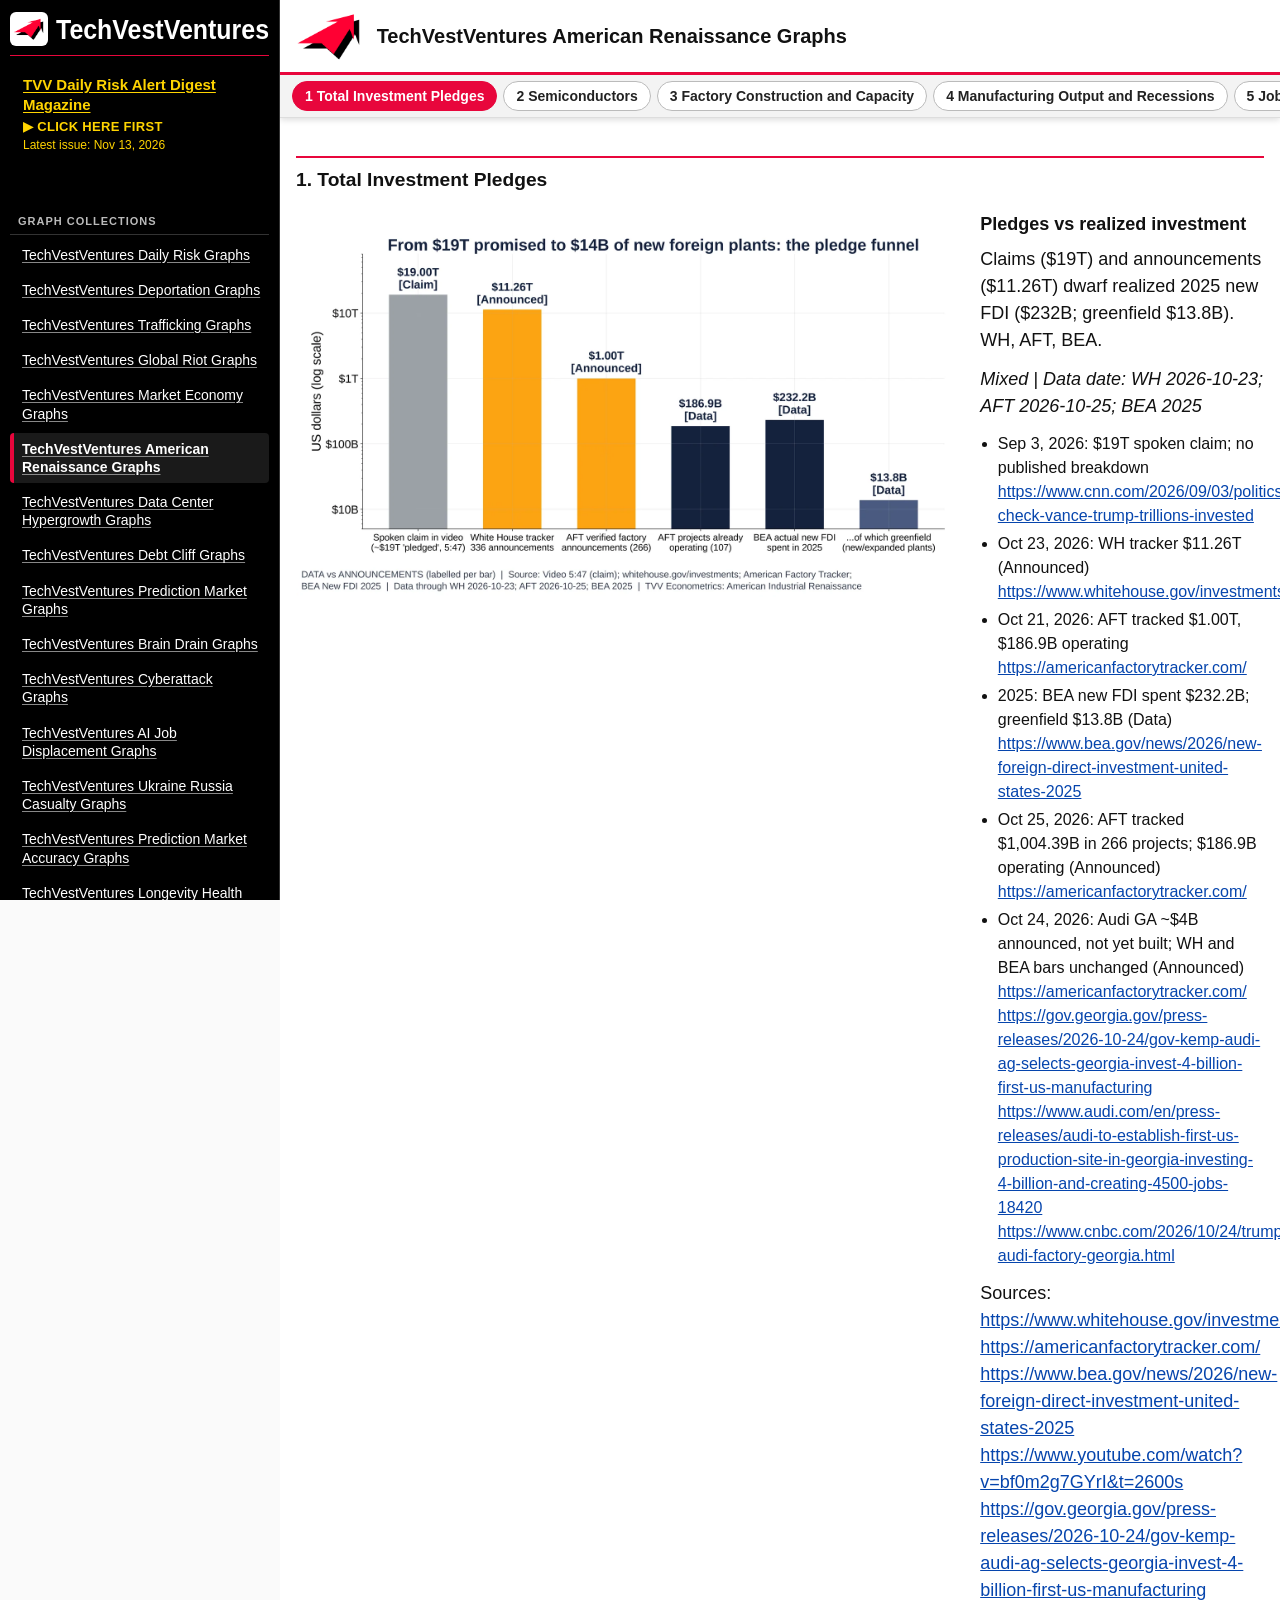
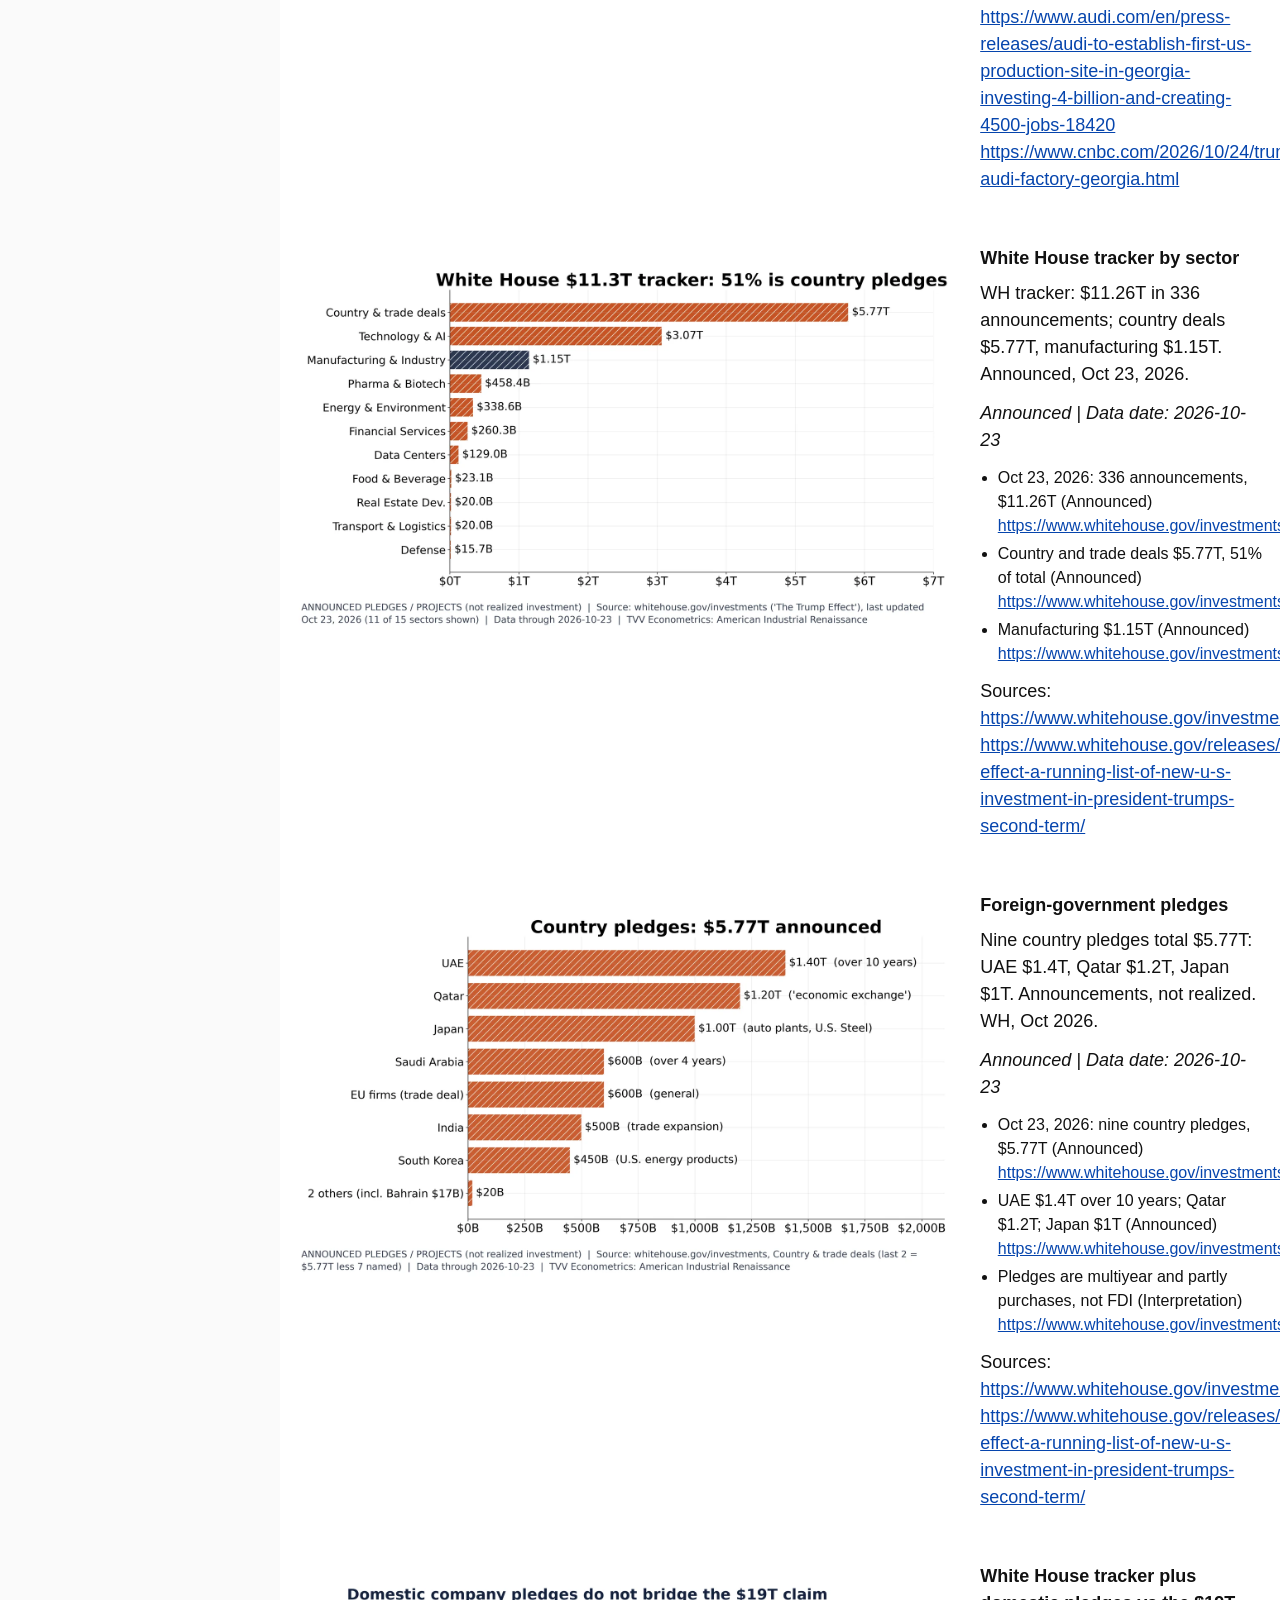
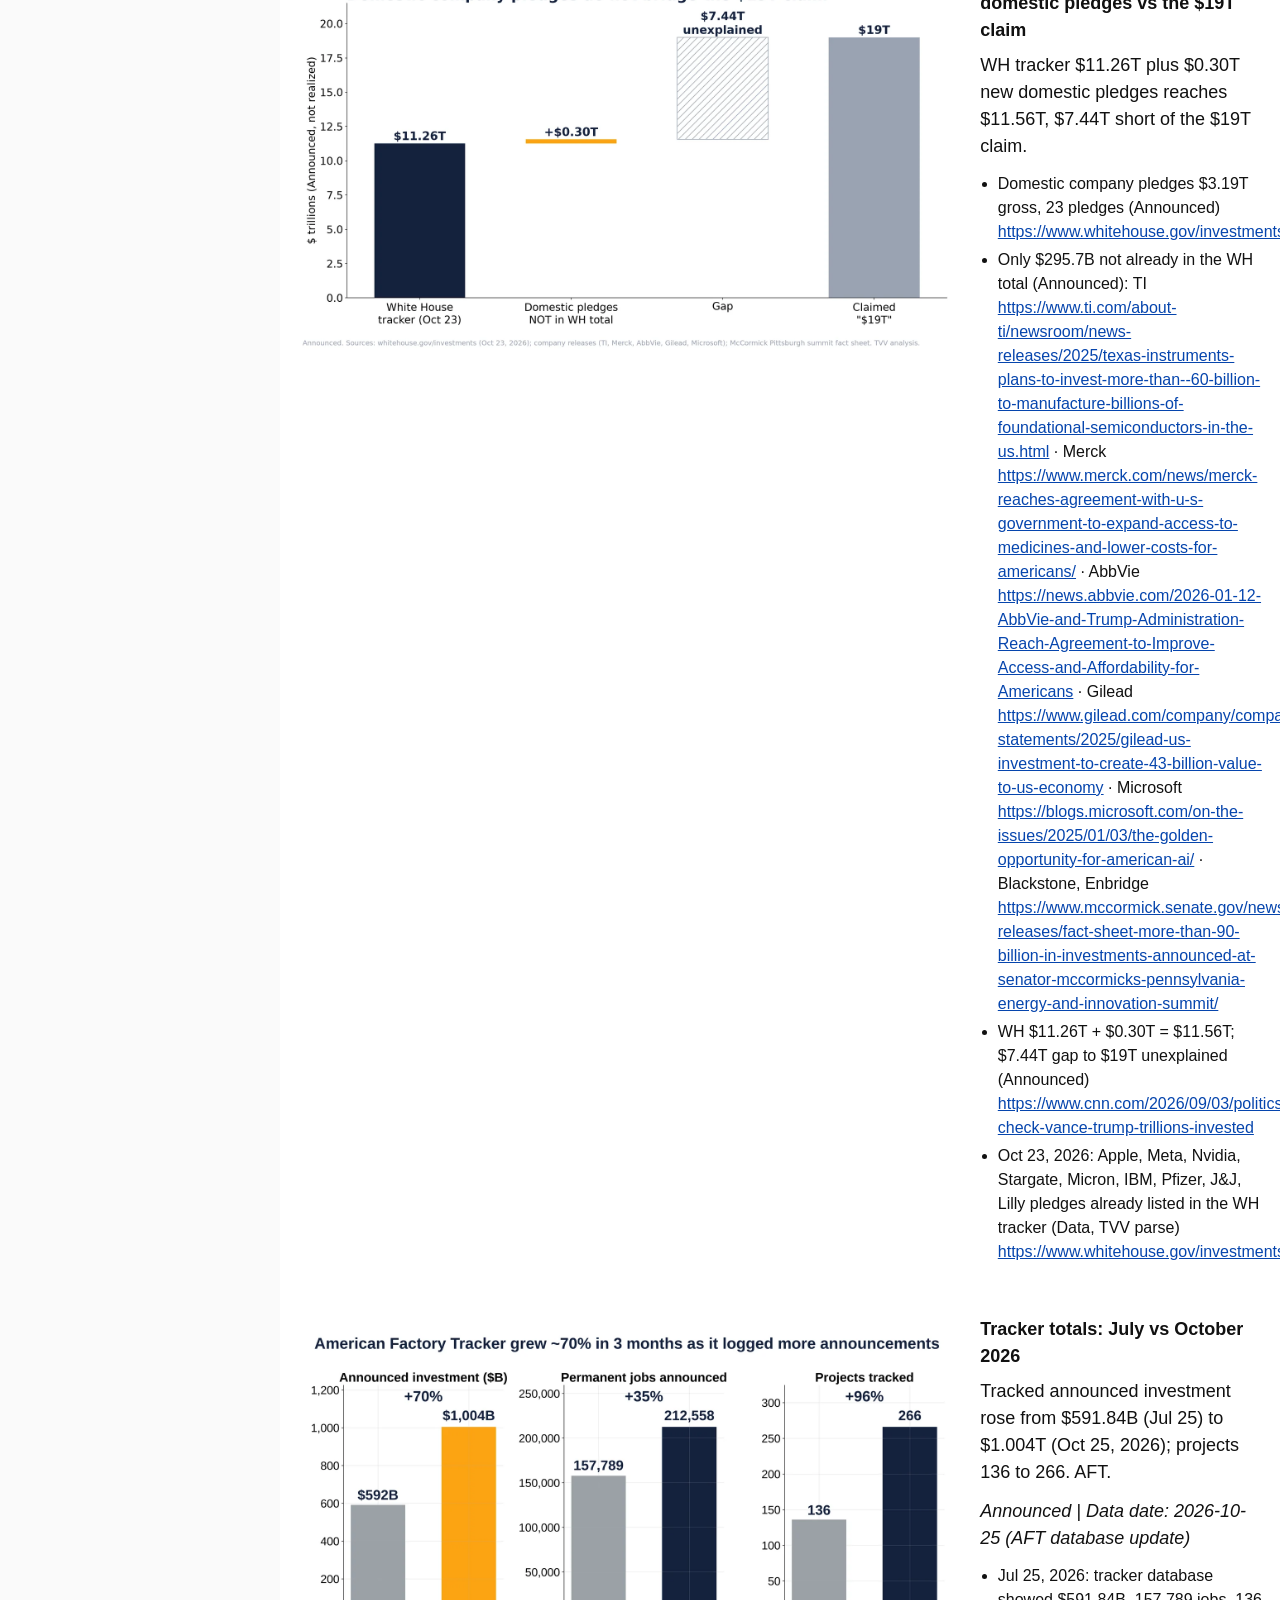
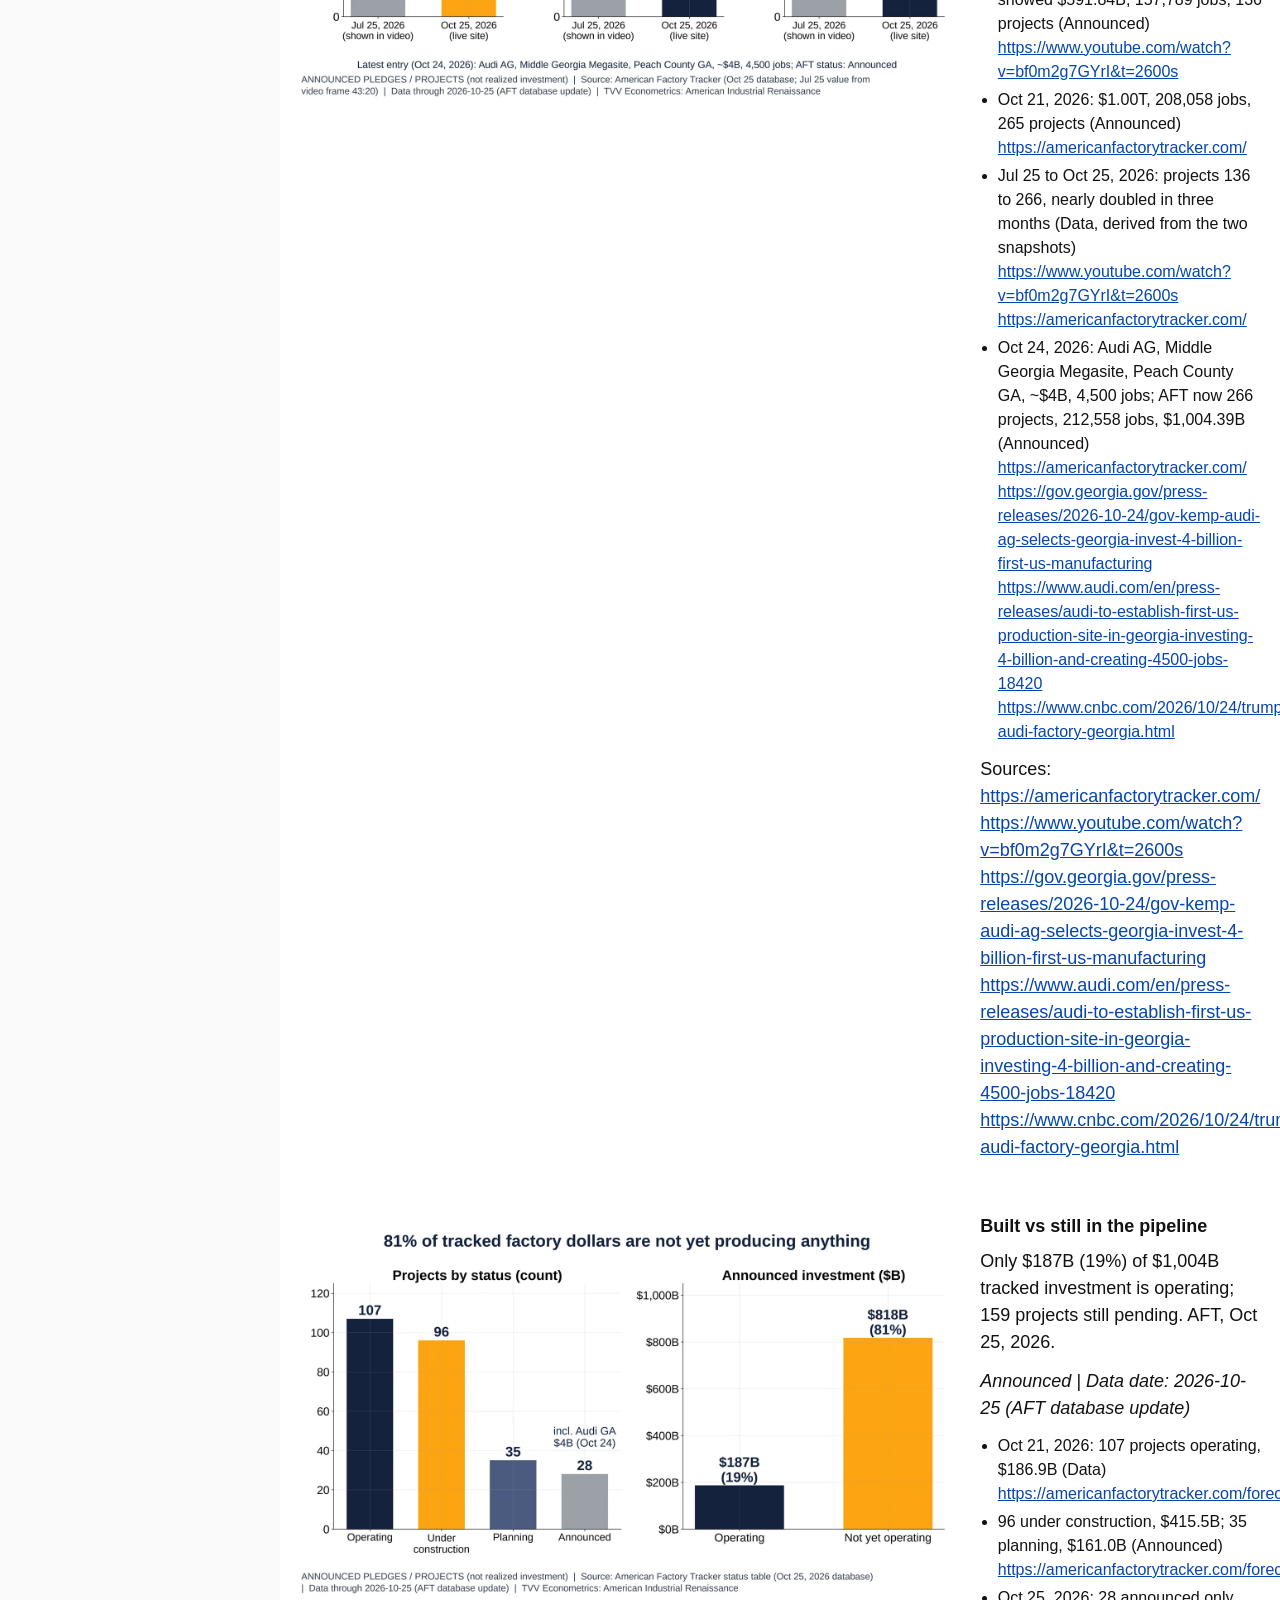
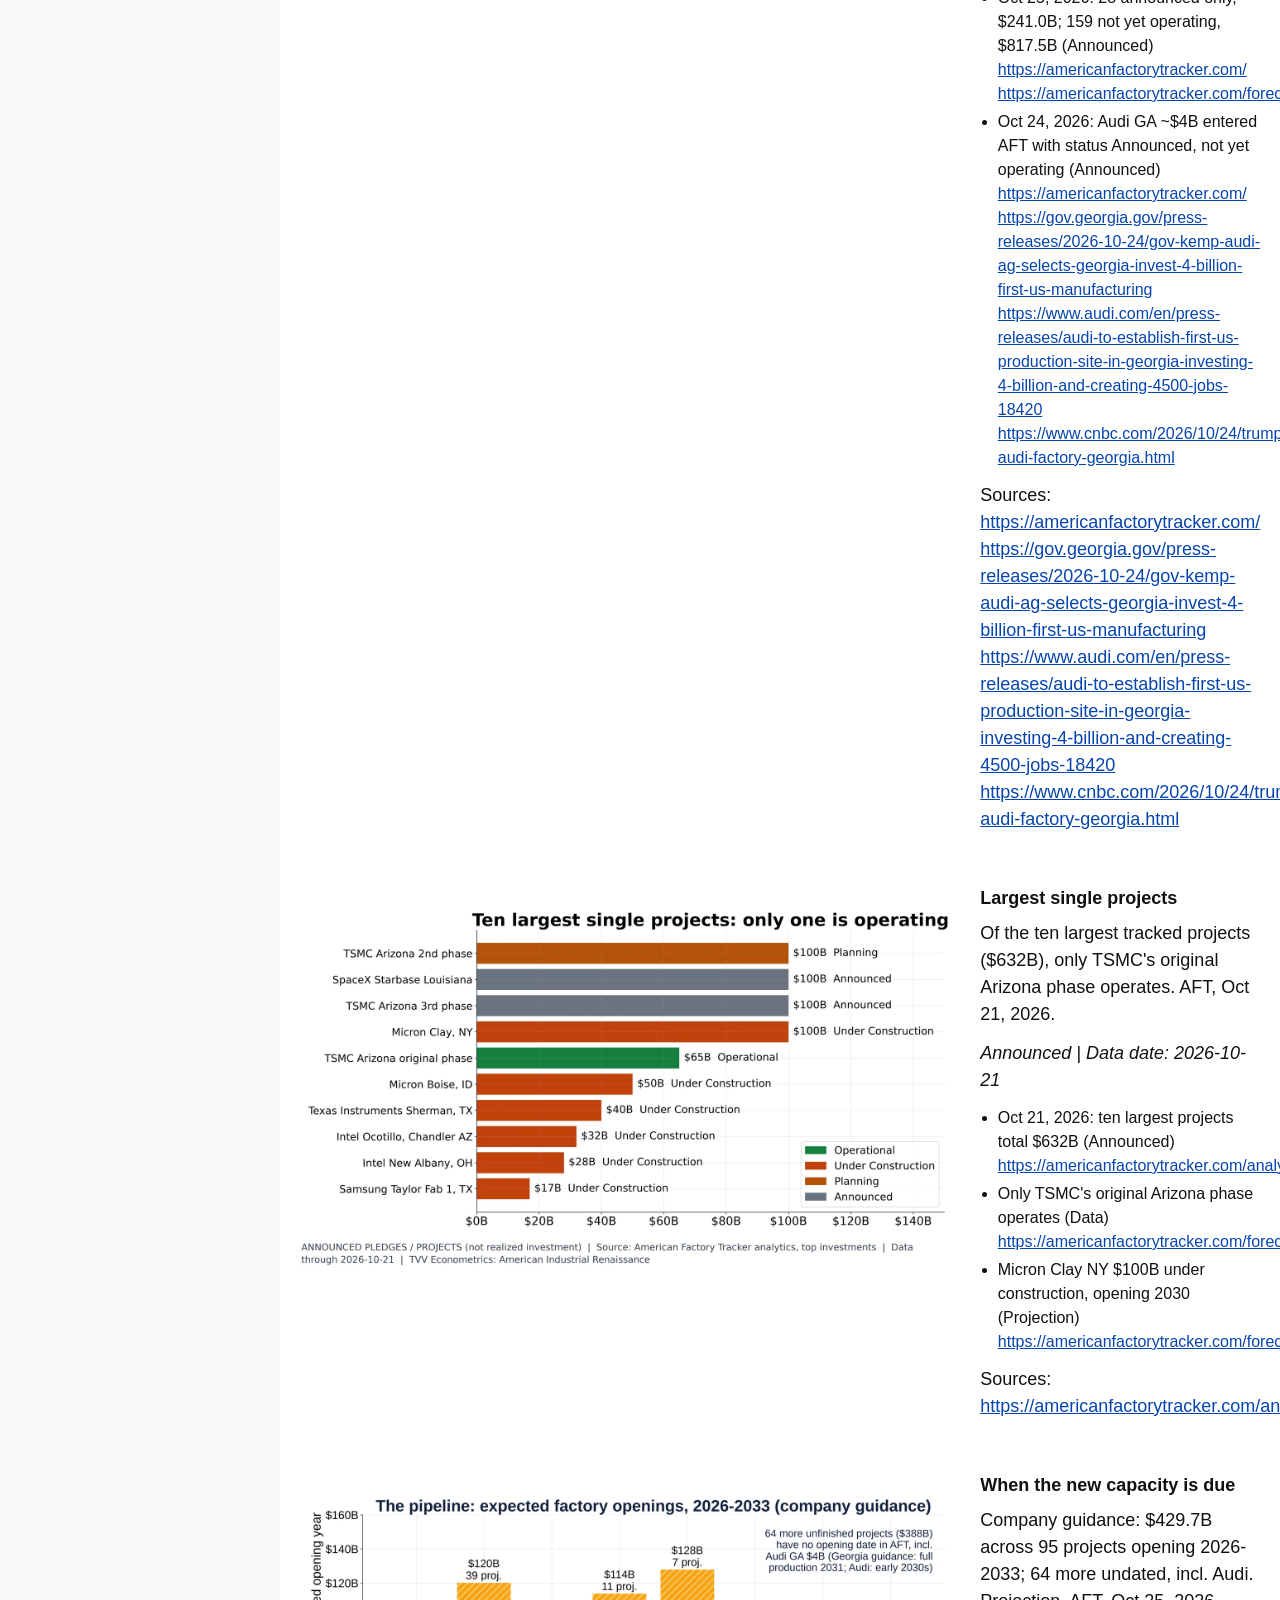
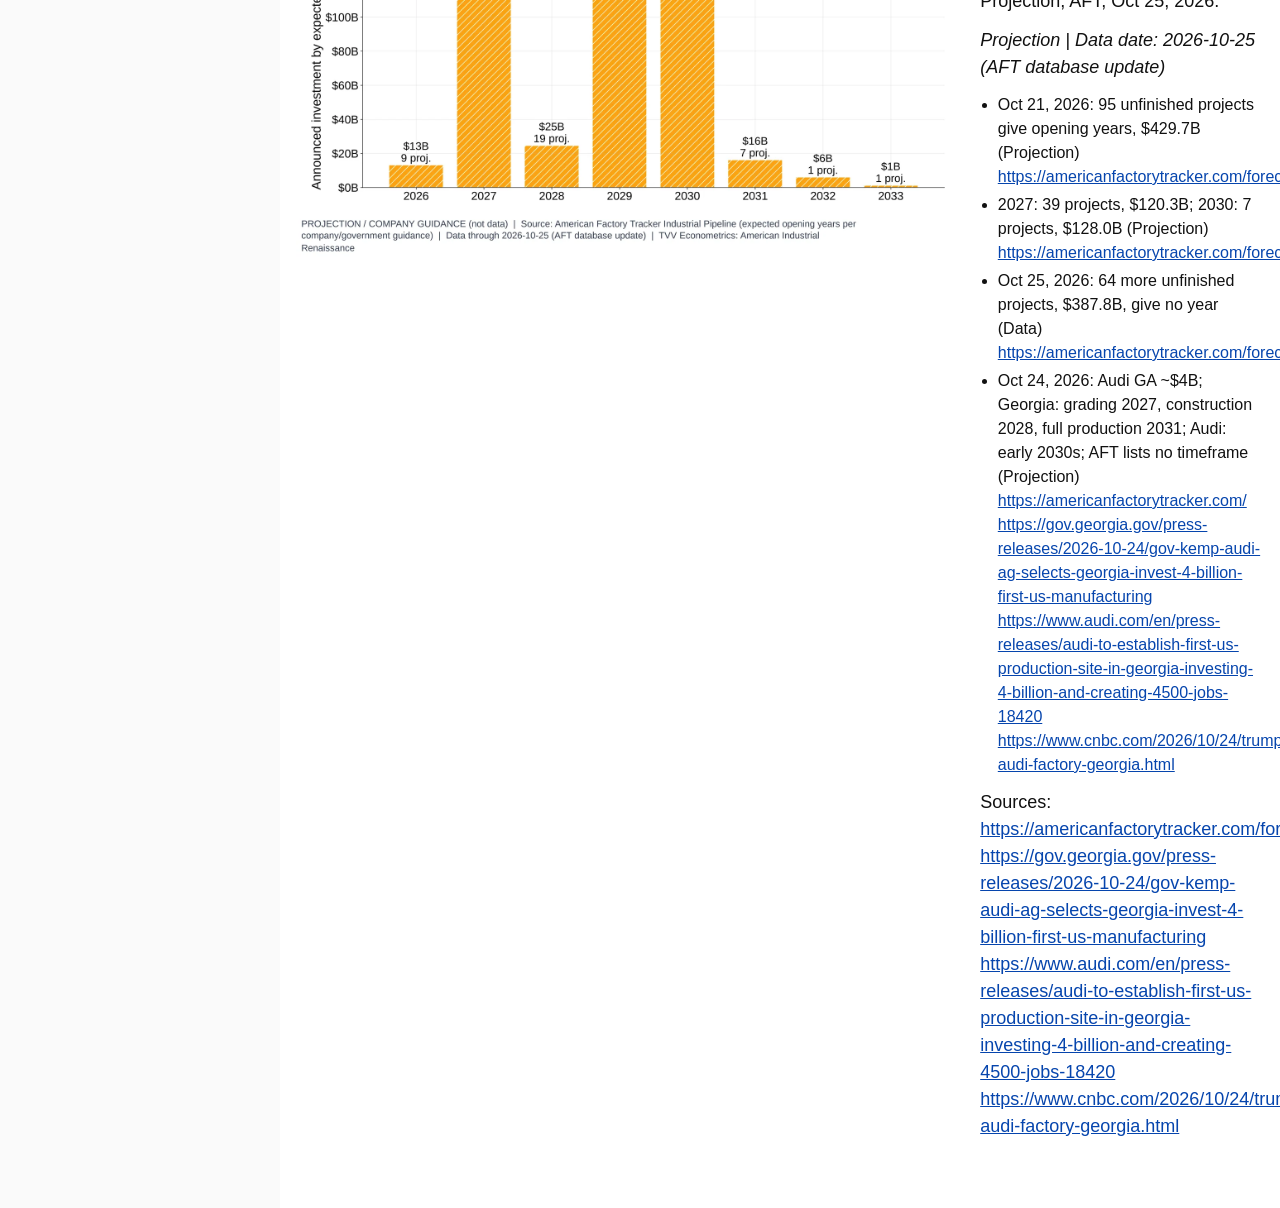
<file: index.html>
<!doctype html><html lang="en"><head><meta charset="utf-8"><meta name="viewport" content="width=device-width,initial-scale=1"><title>TechVestVentures American Renaissance Graphs</title><link rel="icon" href="assets/favicon.svg" type="image/svg+xml"><link rel="icon" href="assets/favicon-32.png" sizes="32x32" type="image/png"><link rel="apple-touch-icon" href="assets/apple-touch-icon.png"><link rel="stylesheet" href="assets/style.css"></head><body><style id="tvvnav-lwd">#tvvnav .grp.teal{color:#2ee6c0;border-bottom-color:#0f5c4d}#tvvnav a.lwd{display:block;border:1px solid #2ee6c0;border-left:4px solid #2ee6c0;background:#04201a;color:#2ee6c0;font-weight:700;font-size:15px;text-decoration:none;padding:9px 9px 8px;margin:3px 0}#tvvnav a.lwd:hover,#tvvnav a.lwd:focus{background:#0a3a30}#tvvnav a.lwd .t{text-decoration:underline;text-underline-offset:2px}#tvvnav a.lwd .cta{display:block;margin-top:5px;font-size:13px;text-transform:uppercase;letter-spacing:.3px}#tvvnav a.lwd .sub{display:block;font-size:12px;font-weight:400;margin-top:2px;color:#9ff0de}#tvvnav a.lwd.cur{background:#2ee6c0;color:#000;border-left-color:#e8063c}#tvvnav a.lwd.cur .sub{color:#000}</style><nav id="tvvnav" aria-label="TechVestVentures sites"><details open><summary><span class="mark"><img src="[data-uri]" alt="TechVest logo"></span><svg class="word" viewBox="0 0 214 32" preserveAspectRatio="xMinYMid meet" role="img" aria-label="TechVestVentures"><text x="0" y="26" textLength="214" lengthAdjust="spacingAndGlyphs" font-family="Arial,Helvetica,sans-serif" font-weight="700" font-size="28" fill="#fff">TechVestVentures</text></svg></summary><a class="mag" href="https://atlantean2.github.io/tvv-daily-risk-alert-digest/"><span class="t">TVV Daily Risk Alert Digest Magazine</span><span class="cta">&#9654; click here first</span><span class="sub">Latest issue: Nov 13, 2026</span></a><div class="sp2" aria-hidden="true"></div><div class="grp">Graph Collections</div><a href="https://atlantean2.github.io/tvv-daily-risk-graphs/">TechVestVentures Daily Risk Graphs</a><a href="https://atlantean2.github.io/tvv-deportation-graphs/">TechVestVentures Deportation Graphs</a><a href="https://atlantean2.github.io/tvv-trafficking-graphs/">TechVestVentures Trafficking Graphs</a><a href="https://atlantean2.github.io/tvv-global-riot-graphs/">TechVestVentures Global Riot Graphs</a><a href="https://atlantean2.github.io/tvv-market-economy-graphs/">TechVestVentures Market Economy Graphs</a><a class="cur" href="https://atlantean2.github.io/tvv-american-renaissance-graphs/" aria-current="page">TechVestVentures American Renaissance Graphs</a><a href="https://atlantean2.github.io/tvv-data-center-hypergrowth-graphs/">TechVestVentures Data Center Hypergrowth Graphs</a><a href="https://atlantean2.github.io/tvv-debt-cliff-graphs/">TechVestVentures Debt Cliff Graphs</a><a href="https://atlantean2.github.io/tvv-prediction-market-graphs/">TechVestVentures Prediction Market Graphs</a><a href="https://atlantean2.github.io/tvv-brain-drain-graphs/">TechVestVentures Brain Drain Graphs</a><a href="https://atlantean2.github.io/tvv-cyberattack-graphs/">TechVestVentures Cyberattack Graphs</a><a href="https://atlantean2.github.io/tvv-ai-job-displacement-graphs/">TechVestVentures AI Job Displacement Graphs</a><a href="https://atlantean2.github.io/tvv-ukraine-russia-casualty-graphs/">TechVestVentures Ukraine Russia Casualty Graphs</a><a href="https://atlantean2.github.io/tvv-prediction-market-accuracy-graphs/">TechVestVentures Prediction Market Accuracy Graphs</a><a href="https://atlantean2.github.io/tvv-longevity-health-graphs/">TechVestVentures Longevity Health Graphs</a><div class="sp5" aria-hidden="true"></div><div class="grp gold">Essays</div><a class="ess" href="https://atlantean2.github.io/tvv-daily-risk-alert-digest/essays/ai-job-displacement.html">AI Job Displacement</a><a class="ess" href="https://atlantean2.github.io/tvv-daily-risk-alert-digest/essays/prediction-markets.html">Prediction Markets</a><a class="ess" href="https://atlantean2.github.io/tvv-daily-risk-alert-digest/essays/ukraine-russia-casualty-claims.html">Ukraine vs Russia: Casualty Claims</a><div class="sp5" aria-hidden="true"></div><div class="grp teal">Longevity Watch</div><a class="lwd" href="https://atlantean2.github.io/tvv-longevity-watcher-digest/"><span class="t">Longevity Watch</span><span class="cta">&#9654; weekly digest</span><span class="sub">New issue every Friday</span></a></details></nav><script>(function(){var d=document.querySelector('#tvvnav details');function f(){if(innerWidth>900)d.open=true}f();addEventListener('resize',f)})()</script><div id="top"><header><img src="assets/logo.png" alt="TVV logo"><h1>TechVestVentures American Renaissance Graphs</h1></header><nav id="tabs" role="tablist" aria-label="Sections"><button role="tab" data-d="T1" aria-selected="false">1 Total Investment Pledges</button><button role="tab" data-d="T2" aria-selected="false">2 Semiconductors</button><button role="tab" data-d="T3" aria-selected="false">3 Factory Construction and Capacity</button><button role="tab" data-d="T4" aria-selected="false">4 Manufacturing Output and Recessions</button><button role="tab" data-d="T5" aria-selected="false">5 Jobs and Reshoring</button><button role="tab" data-d="T6" aria-selected="false">6 Foreign Investment Flows</button><button role="tab" data-d="T7" aria-selected="false">7 Clean-Tech Manufacturing</button><button role="tab" data-d="T8" aria-selected="false">8 Global Comparison</button><button role="tab" data-d="T9" aria-selected="false">9 Pharmaceuticals</button><button role="tab" data-d="T10" aria-selected="false">10 Autos and EVs</button><button role="tab" data-d="T11" aria-selected="false">11 Steel and Metals</button><button role="tab" data-d="sources" aria-selected="false">Sources</button></nav></div><main id="content"></main><script>const tabs=[...document.querySelectorAll('#tabs button')],m=document.getElementById('content'),ds=tabs.map(t=>t.dataset.d);
async function show(d){if(!ds.includes(d))d=ds[0];tabs.forEach(t=>t.setAttribute('aria-selected',t.dataset.d==d));
document.querySelector(`#tabs [data-d="${d}"]`).scrollIntoView({inline:'nearest',block:'nearest'});
m.innerHTML='<p>Loading…</p>';try{const r=await fetch('issues/'+d+'.html',{cache:'no-cache'});const doc=new DOMParser().parseFromString(await r.text(),'text/html');
const c=doc.querySelector('#issue');c.querySelectorAll('img').forEach(i=>i.setAttribute('src','issues/'+i.getAttribute('src')));
c.querySelectorAll('a[href]').forEach(a=>{const h=a.getAttribute('href');if(!/^(https?:|#)/.test(h))a.setAttribute('href','issues/'+h);if(/^http/.test(h)){a.target='_blank';a.rel='noopener'}});m.innerHTML=c.innerHTML;document.title=TT+' — '+(tabs.find(t=>t.dataset.d==d).textContent);window.scrollTo(0,0)}
catch(e){m.innerHTML='<p>Could not load '+d+'.</p>'}}
const TT=document.title;tabs.forEach(t=>t.onclick=()=>{location.hash=t.dataset.d});
addEventListener('hashchange',()=>show(location.hash.slice(1)));show(location.hash.slice(1));</script></body></html>
</file>
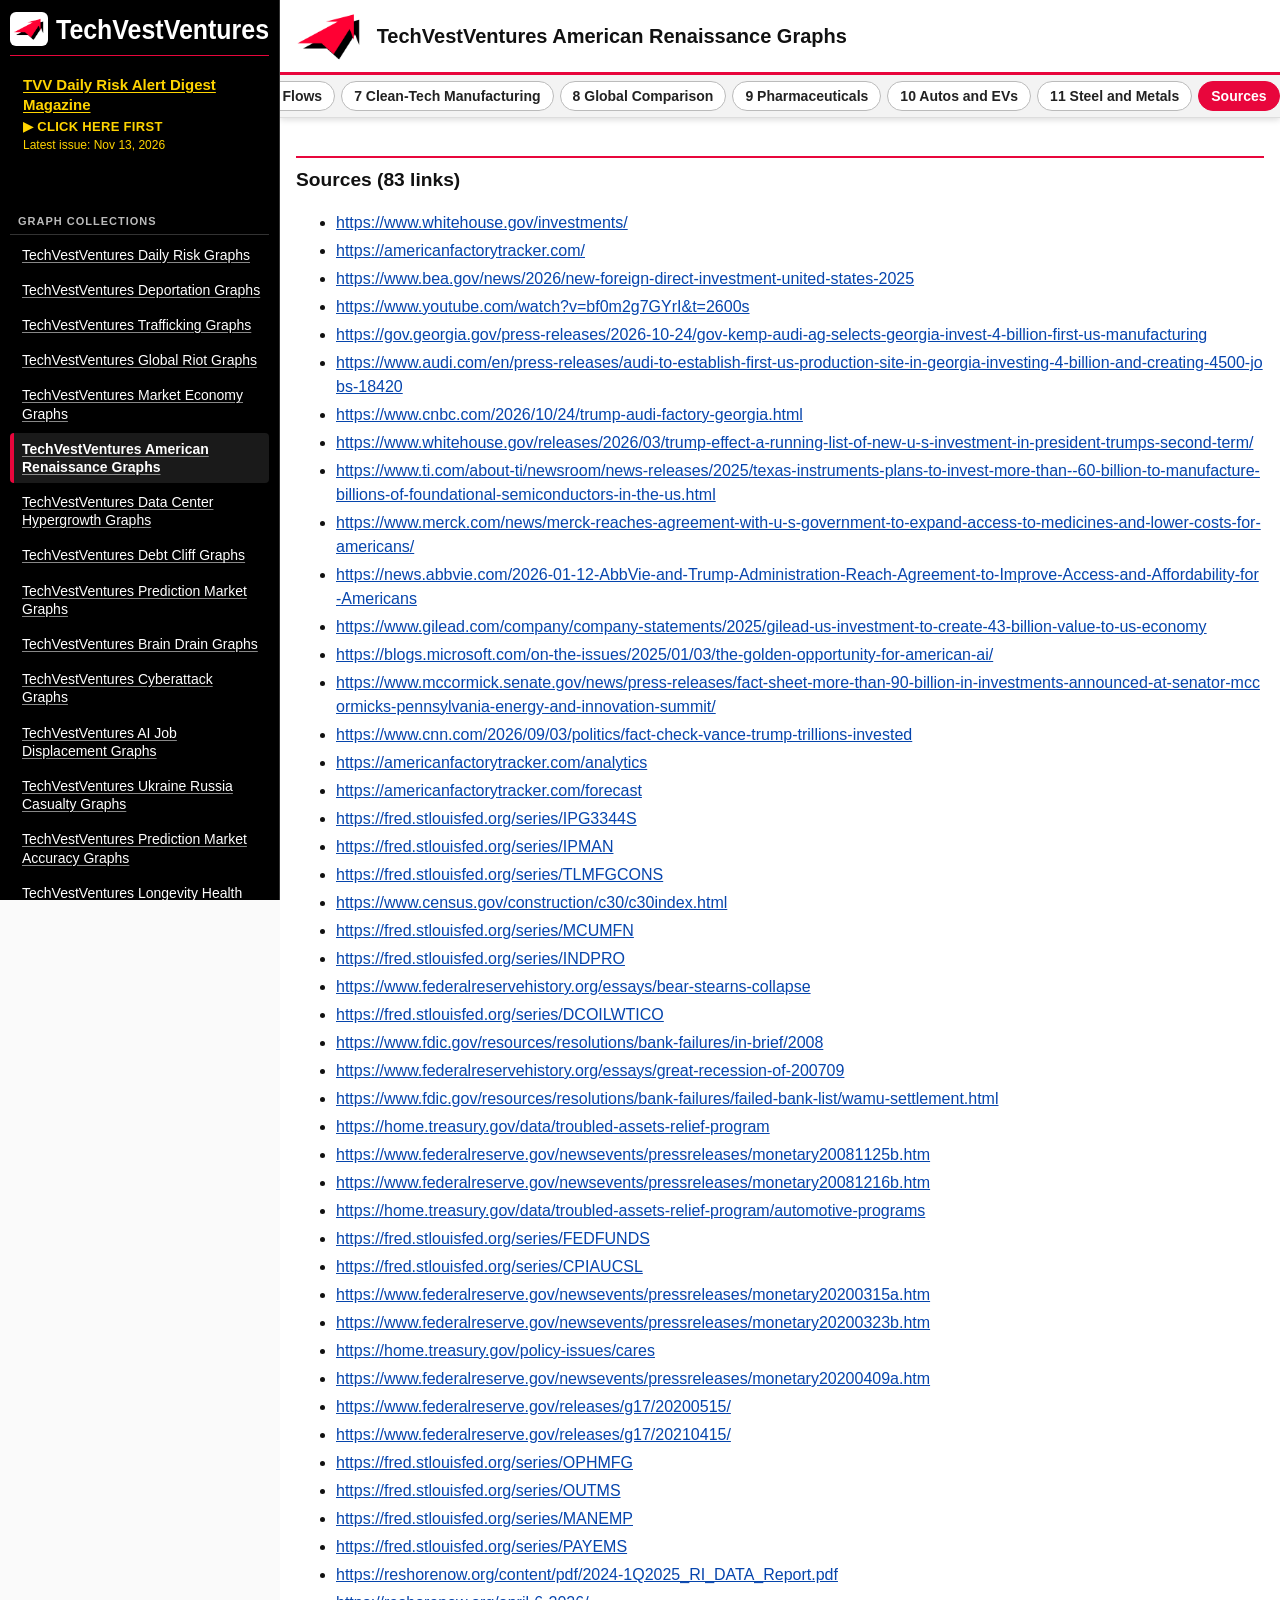
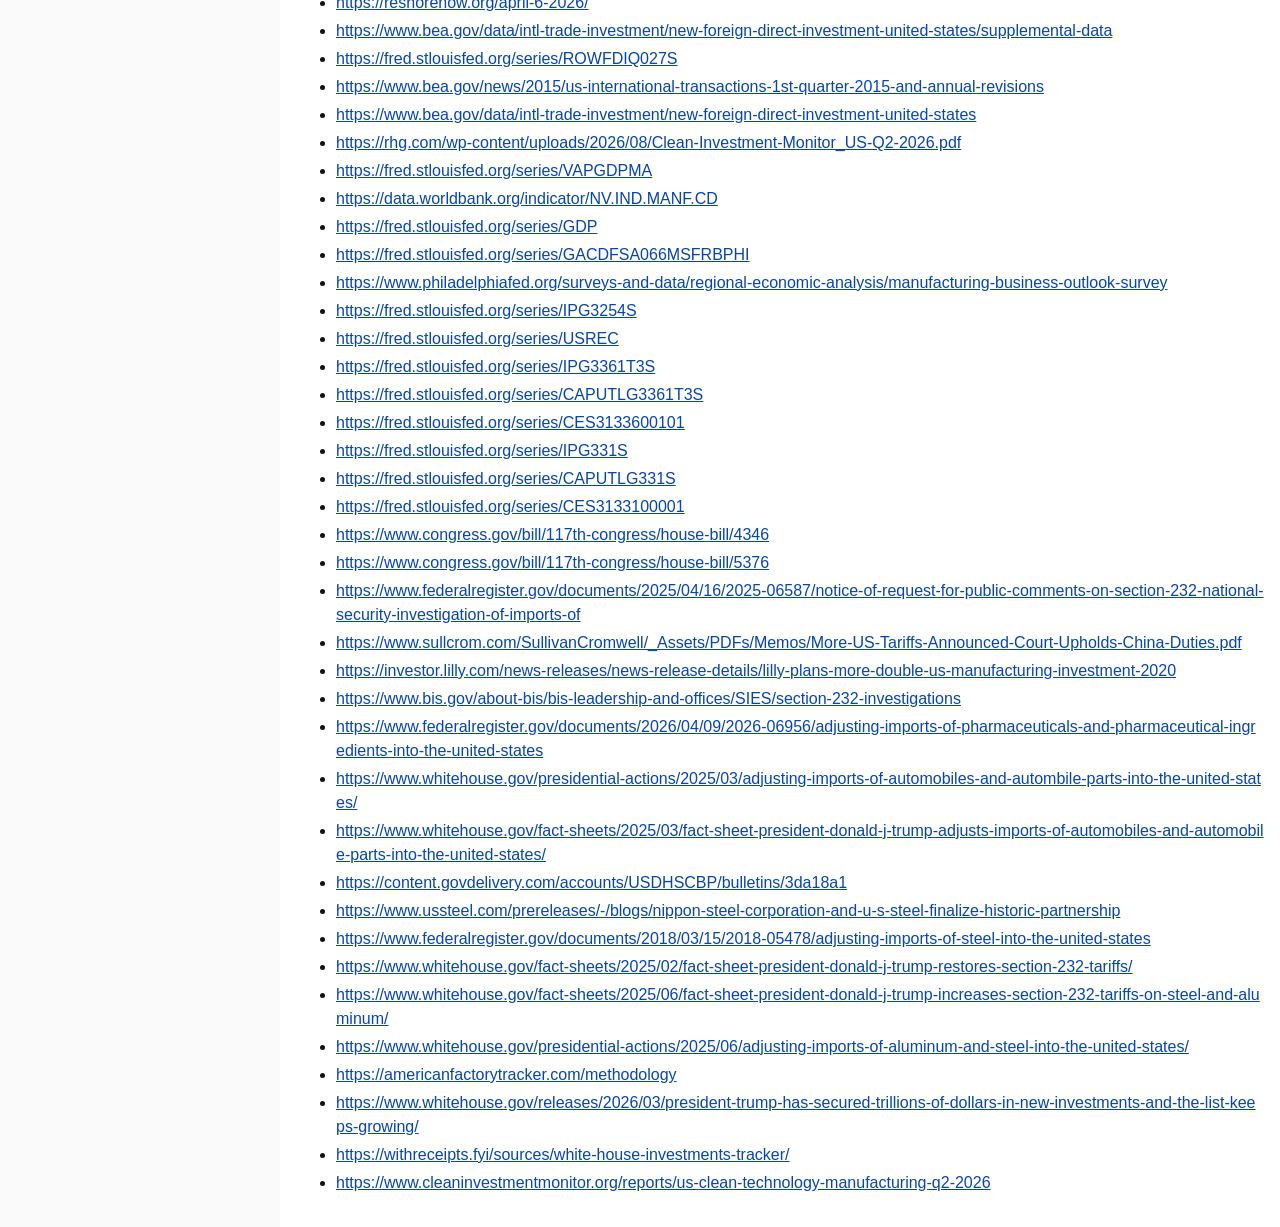
<file: issues/sources.html>
<!doctype html><html lang="en"><head><meta charset="utf-8"><meta name="viewport" content="width=device-width,initial-scale=1"><title>TechVestVentures American Renaissance Graphs — sources</title><link rel="icon" href="../assets/favicon.svg" type="image/svg+xml"><link rel="icon" href="../assets/favicon-32.png" sizes="32x32" type="image/png"><link rel="apple-touch-icon" href="../assets/apple-touch-icon.png"><link rel="stylesheet" href="../assets/style.css"><script>if(!/[?&]raw/.test(location.search))location.replace("../index.html#sources")</script></head><body><main id="issue"><h2 class="desk">Sources (83 links)</h2><ul class="src"><li><a href="https://www.whitehouse.gov/investments/">https://www.whitehouse.gov/investments/</a></li><li><a href="https://americanfactorytracker.com/">https://americanfactorytracker.com/</a></li><li><a href="https://www.bea.gov/news/2026/new-foreign-direct-investment-united-states-2025">https://www.bea.gov/news/2026/new-foreign-direct-investment-united-states-2025</a></li><li><a href="https://www.youtube.com/watch?v=bf0m2g7GYrI&amp;t=2600s">https://www.youtube.com/watch?v=bf0m2g7GYrI&amp;t=2600s</a></li><li><a href="https://gov.georgia.gov/press-releases/2026-10-24/gov-kemp-audi-ag-selects-georgia-invest-4-billion-first-us-manufacturing">https://gov.georgia.gov/press-releases/2026-10-24/gov-kemp-audi-ag-selects-georgia-invest-4-billion-first-us-manufacturing</a></li><li><a href="https://www.audi.com/en/press-releases/audi-to-establish-first-us-production-site-in-georgia-investing-4-billion-and-creating-4500-jobs-18420">https://www.audi.com/en/press-releases/audi-to-establish-first-us-production-site-in-georgia-investing-4-billion-and-creating-4500-jobs-18420</a></li><li><a href="https://www.cnbc.com/2026/10/24/trump-audi-factory-georgia.html">https://www.cnbc.com/2026/10/24/trump-audi-factory-georgia.html</a></li><li><a href="https://www.whitehouse.gov/releases/2026/03/trump-effect-a-running-list-of-new-u-s-investment-in-president-trumps-second-term/">https://www.whitehouse.gov/releases/2026/03/trump-effect-a-running-list-of-new-u-s-investment-in-president-trumps-second-term/</a></li><li><a href="https://www.ti.com/about-ti/newsroom/news-releases/2025/texas-instruments-plans-to-invest-more-than--60-billion-to-manufacture-billions-of-foundational-semiconductors-in-the-us.html">https://www.ti.com/about-ti/newsroom/news-releases/2025/texas-instruments-plans-to-invest-more-than--60-billion-to-manufacture-billions-of-foundational-semiconductors-in-the-us.html</a></li><li><a href="https://www.merck.com/news/merck-reaches-agreement-with-u-s-government-to-expand-access-to-medicines-and-lower-costs-for-americans/">https://www.merck.com/news/merck-reaches-agreement-with-u-s-government-to-expand-access-to-medicines-and-lower-costs-for-americans/</a></li><li><a href="https://news.abbvie.com/2026-01-12-AbbVie-and-Trump-Administration-Reach-Agreement-to-Improve-Access-and-Affordability-for-Americans">https://news.abbvie.com/2026-01-12-AbbVie-and-Trump-Administration-Reach-Agreement-to-Improve-Access-and-Affordability-for-Americans</a></li><li><a href="https://www.gilead.com/company/company-statements/2025/gilead-us-investment-to-create-43-billion-value-to-us-economy">https://www.gilead.com/company/company-statements/2025/gilead-us-investment-to-create-43-billion-value-to-us-economy</a></li><li><a href="https://blogs.microsoft.com/on-the-issues/2025/01/03/the-golden-opportunity-for-american-ai/">https://blogs.microsoft.com/on-the-issues/2025/01/03/the-golden-opportunity-for-american-ai/</a></li><li><a href="https://www.mccormick.senate.gov/news/press-releases/fact-sheet-more-than-90-billion-in-investments-announced-at-senator-mccormicks-pennsylvania-energy-and-innovation-summit/">https://www.mccormick.senate.gov/news/press-releases/fact-sheet-more-than-90-billion-in-investments-announced-at-senator-mccormicks-pennsylvania-energy-and-innovation-summit/</a></li><li><a href="https://www.cnn.com/2026/09/03/politics/fact-check-vance-trump-trillions-invested">https://www.cnn.com/2026/09/03/politics/fact-check-vance-trump-trillions-invested</a></li><li><a href="https://americanfactorytracker.com/analytics">https://americanfactorytracker.com/analytics</a></li><li><a href="https://americanfactorytracker.com/forecast">https://americanfactorytracker.com/forecast</a></li><li><a href="https://fred.stlouisfed.org/series/IPG3344S">https://fred.stlouisfed.org/series/IPG3344S</a></li><li><a href="https://fred.stlouisfed.org/series/IPMAN">https://fred.stlouisfed.org/series/IPMAN</a></li><li><a href="https://fred.stlouisfed.org/series/TLMFGCONS">https://fred.stlouisfed.org/series/TLMFGCONS</a></li><li><a href="https://www.census.gov/construction/c30/c30index.html">https://www.census.gov/construction/c30/c30index.html</a></li><li><a href="https://fred.stlouisfed.org/series/MCUMFN">https://fred.stlouisfed.org/series/MCUMFN</a></li><li><a href="https://fred.stlouisfed.org/series/INDPRO">https://fred.stlouisfed.org/series/INDPRO</a></li><li><a href="https://www.federalreservehistory.org/essays/bear-stearns-collapse">https://www.federalreservehistory.org/essays/bear-stearns-collapse</a></li><li><a href="https://fred.stlouisfed.org/series/DCOILWTICO">https://fred.stlouisfed.org/series/DCOILWTICO</a></li><li><a href="https://www.fdic.gov/resources/resolutions/bank-failures/in-brief/2008">https://www.fdic.gov/resources/resolutions/bank-failures/in-brief/2008</a></li><li><a href="https://www.federalreservehistory.org/essays/great-recession-of-200709">https://www.federalreservehistory.org/essays/great-recession-of-200709</a></li><li><a href="https://www.fdic.gov/resources/resolutions/bank-failures/failed-bank-list/wamu-settlement.html">https://www.fdic.gov/resources/resolutions/bank-failures/failed-bank-list/wamu-settlement.html</a></li><li><a href="https://home.treasury.gov/data/troubled-assets-relief-program">https://home.treasury.gov/data/troubled-assets-relief-program</a></li><li><a href="https://www.federalreserve.gov/newsevents/pressreleases/monetary20081125b.htm">https://www.federalreserve.gov/newsevents/pressreleases/monetary20081125b.htm</a></li><li><a href="https://www.federalreserve.gov/newsevents/pressreleases/monetary20081216b.htm">https://www.federalreserve.gov/newsevents/pressreleases/monetary20081216b.htm</a></li><li><a href="https://home.treasury.gov/data/troubled-assets-relief-program/automotive-programs">https://home.treasury.gov/data/troubled-assets-relief-program/automotive-programs</a></li><li><a href="https://fred.stlouisfed.org/series/FEDFUNDS">https://fred.stlouisfed.org/series/FEDFUNDS</a></li><li><a href="https://fred.stlouisfed.org/series/CPIAUCSL">https://fred.stlouisfed.org/series/CPIAUCSL</a></li><li><a href="https://www.federalreserve.gov/newsevents/pressreleases/monetary20200315a.htm">https://www.federalreserve.gov/newsevents/pressreleases/monetary20200315a.htm</a></li><li><a href="https://www.federalreserve.gov/newsevents/pressreleases/monetary20200323b.htm">https://www.federalreserve.gov/newsevents/pressreleases/monetary20200323b.htm</a></li><li><a href="https://home.treasury.gov/policy-issues/cares">https://home.treasury.gov/policy-issues/cares</a></li><li><a href="https://www.federalreserve.gov/newsevents/pressreleases/monetary20200409a.htm">https://www.federalreserve.gov/newsevents/pressreleases/monetary20200409a.htm</a></li><li><a href="https://www.federalreserve.gov/releases/g17/20200515/">https://www.federalreserve.gov/releases/g17/20200515/</a></li><li><a href="https://www.federalreserve.gov/releases/g17/20210415/">https://www.federalreserve.gov/releases/g17/20210415/</a></li><li><a href="https://fred.stlouisfed.org/series/OPHMFG">https://fred.stlouisfed.org/series/OPHMFG</a></li><li><a href="https://fred.stlouisfed.org/series/OUTMS">https://fred.stlouisfed.org/series/OUTMS</a></li><li><a href="https://fred.stlouisfed.org/series/MANEMP">https://fred.stlouisfed.org/series/MANEMP</a></li><li><a href="https://fred.stlouisfed.org/series/PAYEMS">https://fred.stlouisfed.org/series/PAYEMS</a></li><li><a href="https://reshorenow.org/content/pdf/2024-1Q2025_RI_DATA_Report.pdf">https://reshorenow.org/content/pdf/2024-1Q2025_RI_DATA_Report.pdf</a></li><li><a href="https://reshorenow.org/april-6-2026/">https://reshorenow.org/april-6-2026/</a></li><li><a href="https://www.bea.gov/data/intl-trade-investment/new-foreign-direct-investment-united-states/supplemental-data">https://www.bea.gov/data/intl-trade-investment/new-foreign-direct-investment-united-states/supplemental-data</a></li><li><a href="https://fred.stlouisfed.org/series/ROWFDIQ027S">https://fred.stlouisfed.org/series/ROWFDIQ027S</a></li><li><a href="https://www.bea.gov/news/2015/us-international-transactions-1st-quarter-2015-and-annual-revisions">https://www.bea.gov/news/2015/us-international-transactions-1st-quarter-2015-and-annual-revisions</a></li><li><a href="https://www.bea.gov/data/intl-trade-investment/new-foreign-direct-investment-united-states">https://www.bea.gov/data/intl-trade-investment/new-foreign-direct-investment-united-states</a></li><li><a href="https://rhg.com/wp-content/uploads/2026/08/Clean-Investment-Monitor_US-Q2-2026.pdf">https://rhg.com/wp-content/uploads/2026/08/Clean-Investment-Monitor_US-Q2-2026.pdf</a></li><li><a href="https://fred.stlouisfed.org/series/VAPGDPMA">https://fred.stlouisfed.org/series/VAPGDPMA</a></li><li><a href="https://data.worldbank.org/indicator/NV.IND.MANF.CD">https://data.worldbank.org/indicator/NV.IND.MANF.CD</a></li><li><a href="https://fred.stlouisfed.org/series/GDP">https://fred.stlouisfed.org/series/GDP</a></li><li><a href="https://fred.stlouisfed.org/series/GACDFSA066MSFRBPHI">https://fred.stlouisfed.org/series/GACDFSA066MSFRBPHI</a></li><li><a href="https://www.philadelphiafed.org/surveys-and-data/regional-economic-analysis/manufacturing-business-outlook-survey">https://www.philadelphiafed.org/surveys-and-data/regional-economic-analysis/manufacturing-business-outlook-survey</a></li><li><a href="https://fred.stlouisfed.org/series/IPG3254S">https://fred.stlouisfed.org/series/IPG3254S</a></li><li><a href="https://fred.stlouisfed.org/series/USREC">https://fred.stlouisfed.org/series/USREC</a></li><li><a href="https://fred.stlouisfed.org/series/IPG3361T3S">https://fred.stlouisfed.org/series/IPG3361T3S</a></li><li><a href="https://fred.stlouisfed.org/series/CAPUTLG3361T3S">https://fred.stlouisfed.org/series/CAPUTLG3361T3S</a></li><li><a href="https://fred.stlouisfed.org/series/CES3133600101">https://fred.stlouisfed.org/series/CES3133600101</a></li><li><a href="https://fred.stlouisfed.org/series/IPG331S">https://fred.stlouisfed.org/series/IPG331S</a></li><li><a href="https://fred.stlouisfed.org/series/CAPUTLG331S">https://fred.stlouisfed.org/series/CAPUTLG331S</a></li><li><a href="https://fred.stlouisfed.org/series/CES3133100001">https://fred.stlouisfed.org/series/CES3133100001</a></li><li><a href="https://www.congress.gov/bill/117th-congress/house-bill/4346">https://www.congress.gov/bill/117th-congress/house-bill/4346</a></li><li><a href="https://www.congress.gov/bill/117th-congress/house-bill/5376">https://www.congress.gov/bill/117th-congress/house-bill/5376</a></li><li><a href="https://www.federalregister.gov/documents/2025/04/16/2025-06587/notice-of-request-for-public-comments-on-section-232-national-security-investigation-of-imports-of">https://www.federalregister.gov/documents/2025/04/16/2025-06587/notice-of-request-for-public-comments-on-section-232-national-security-investigation-of-imports-of</a></li><li><a href="https://www.sullcrom.com/SullivanCromwell/_Assets/PDFs/Memos/More-US-Tariffs-Announced-Court-Upholds-China-Duties.pdf">https://www.sullcrom.com/SullivanCromwell/_Assets/PDFs/Memos/More-US-Tariffs-Announced-Court-Upholds-China-Duties.pdf</a></li><li><a href="https://investor.lilly.com/news-releases/news-release-details/lilly-plans-more-double-us-manufacturing-investment-2020">https://investor.lilly.com/news-releases/news-release-details/lilly-plans-more-double-us-manufacturing-investment-2020</a></li><li><a href="https://www.bis.gov/about-bis/bis-leadership-and-offices/SIES/section-232-investigations">https://www.bis.gov/about-bis/bis-leadership-and-offices/SIES/section-232-investigations</a></li><li><a href="https://www.federalregister.gov/documents/2026/04/09/2026-06956/adjusting-imports-of-pharmaceuticals-and-pharmaceutical-ingredients-into-the-united-states">https://www.federalregister.gov/documents/2026/04/09/2026-06956/adjusting-imports-of-pharmaceuticals-and-pharmaceutical-ingredients-into-the-united-states</a></li><li><a href="https://www.whitehouse.gov/presidential-actions/2025/03/adjusting-imports-of-automobiles-and-autombile-parts-into-the-united-states/">https://www.whitehouse.gov/presidential-actions/2025/03/adjusting-imports-of-automobiles-and-autombile-parts-into-the-united-states/</a></li><li><a href="https://www.whitehouse.gov/fact-sheets/2025/03/fact-sheet-president-donald-j-trump-adjusts-imports-of-automobiles-and-automobile-parts-into-the-united-states/">https://www.whitehouse.gov/fact-sheets/2025/03/fact-sheet-president-donald-j-trump-adjusts-imports-of-automobiles-and-automobile-parts-into-the-united-states/</a></li><li><a href="https://content.govdelivery.com/accounts/USDHSCBP/bulletins/3da18a1">https://content.govdelivery.com/accounts/USDHSCBP/bulletins/3da18a1</a></li><li><a href="https://www.ussteel.com/prereleases/-/blogs/nippon-steel-corporation-and-u-s-steel-finalize-historic-partnership">https://www.ussteel.com/prereleases/-/blogs/nippon-steel-corporation-and-u-s-steel-finalize-historic-partnership</a></li><li><a href="https://www.federalregister.gov/documents/2018/03/15/2018-05478/adjusting-imports-of-steel-into-the-united-states">https://www.federalregister.gov/documents/2018/03/15/2018-05478/adjusting-imports-of-steel-into-the-united-states</a></li><li><a href="https://www.whitehouse.gov/fact-sheets/2025/02/fact-sheet-president-donald-j-trump-restores-section-232-tariffs/">https://www.whitehouse.gov/fact-sheets/2025/02/fact-sheet-president-donald-j-trump-restores-section-232-tariffs/</a></li><li><a href="https://www.whitehouse.gov/fact-sheets/2025/06/fact-sheet-president-donald-j-trump-increases-section-232-tariffs-on-steel-and-aluminum/">https://www.whitehouse.gov/fact-sheets/2025/06/fact-sheet-president-donald-j-trump-increases-section-232-tariffs-on-steel-and-aluminum/</a></li><li><a href="https://www.whitehouse.gov/presidential-actions/2025/06/adjusting-imports-of-aluminum-and-steel-into-the-united-states/">https://www.whitehouse.gov/presidential-actions/2025/06/adjusting-imports-of-aluminum-and-steel-into-the-united-states/</a></li><li><a href="https://americanfactorytracker.com/methodology">https://americanfactorytracker.com/methodology</a></li><li><a href="https://www.whitehouse.gov/releases/2026/03/president-trump-has-secured-trillions-of-dollars-in-new-investments-and-the-list-keeps-growing/">https://www.whitehouse.gov/releases/2026/03/president-trump-has-secured-trillions-of-dollars-in-new-investments-and-the-list-keeps-growing/</a></li><li><a href="https://withreceipts.fyi/sources/white-house-investments-tracker/">https://withreceipts.fyi/sources/white-house-investments-tracker/</a></li><li><a href="https://www.cleaninvestmentmonitor.org/reports/us-clean-technology-manufacturing-q2-2026">https://www.cleaninvestmentmonitor.org/reports/us-clean-technology-manufacturing-q2-2026</a></li></ul></main></body></html>
</file>
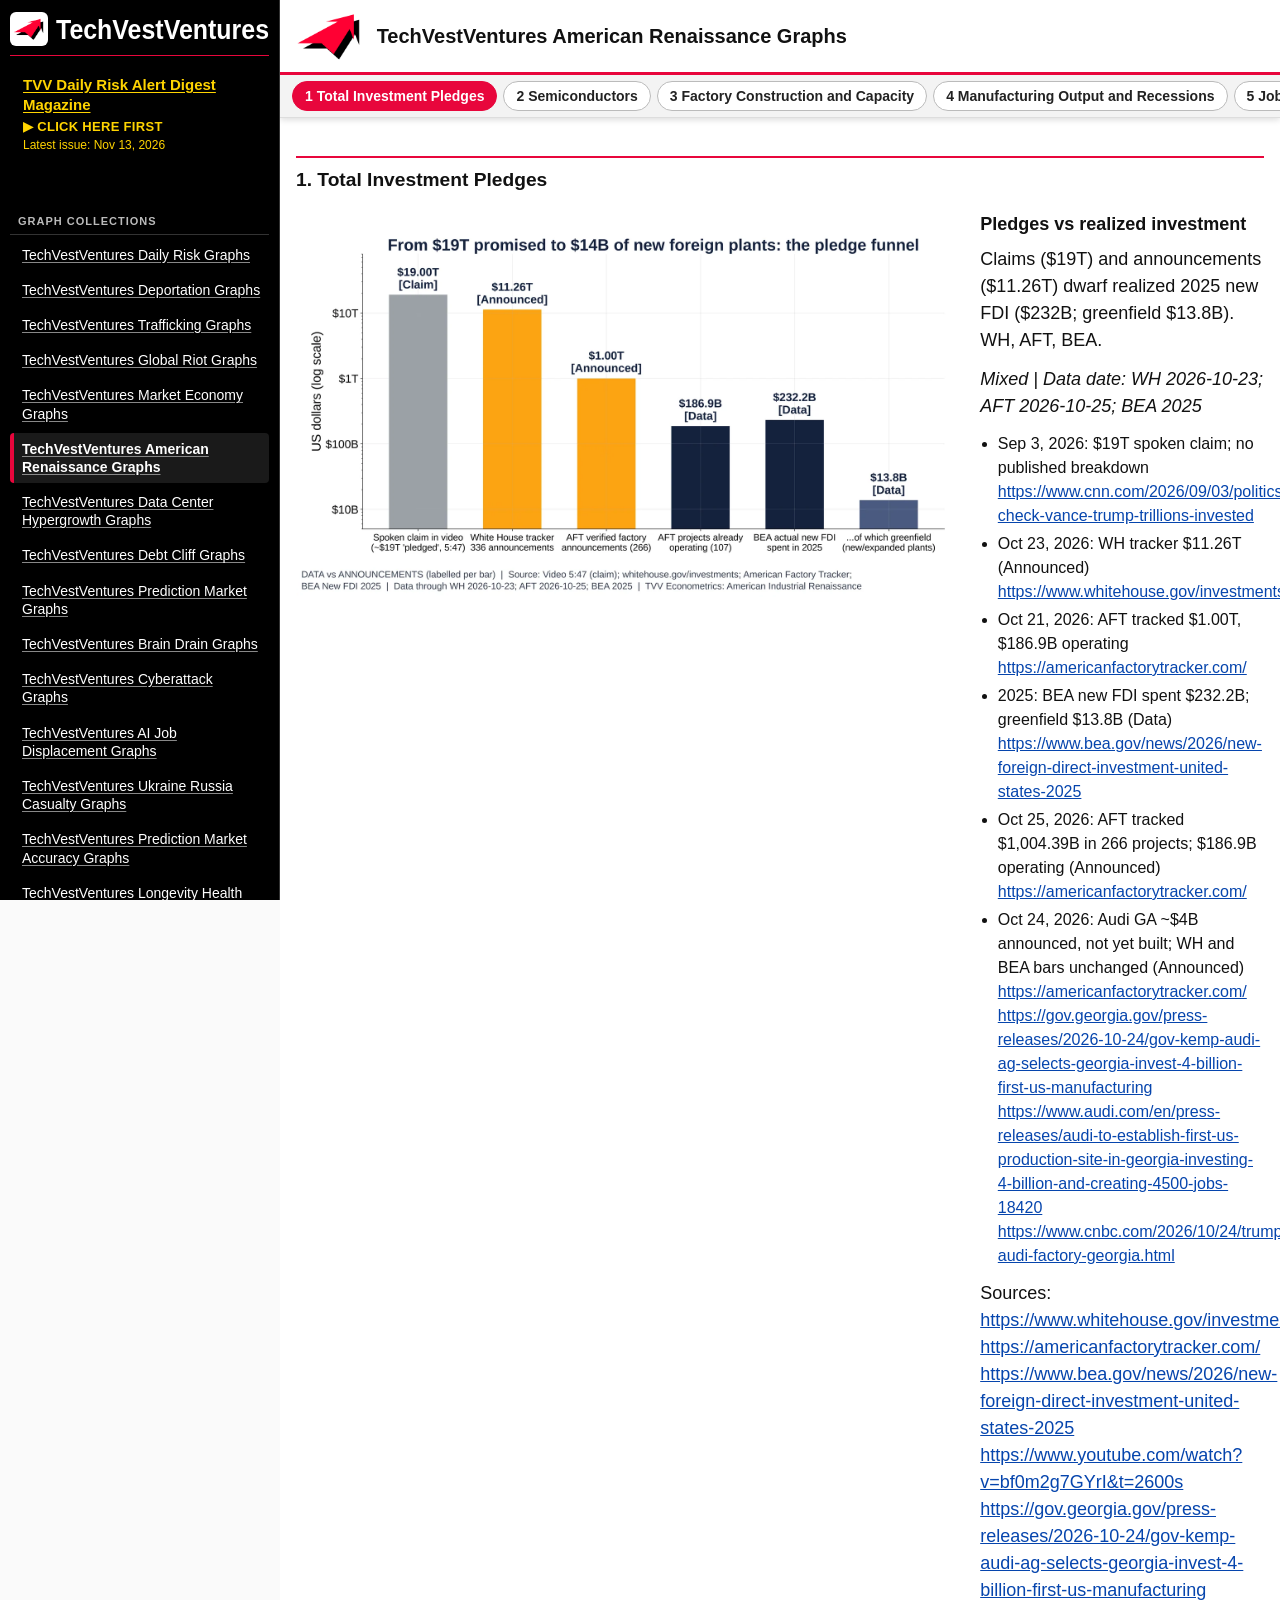
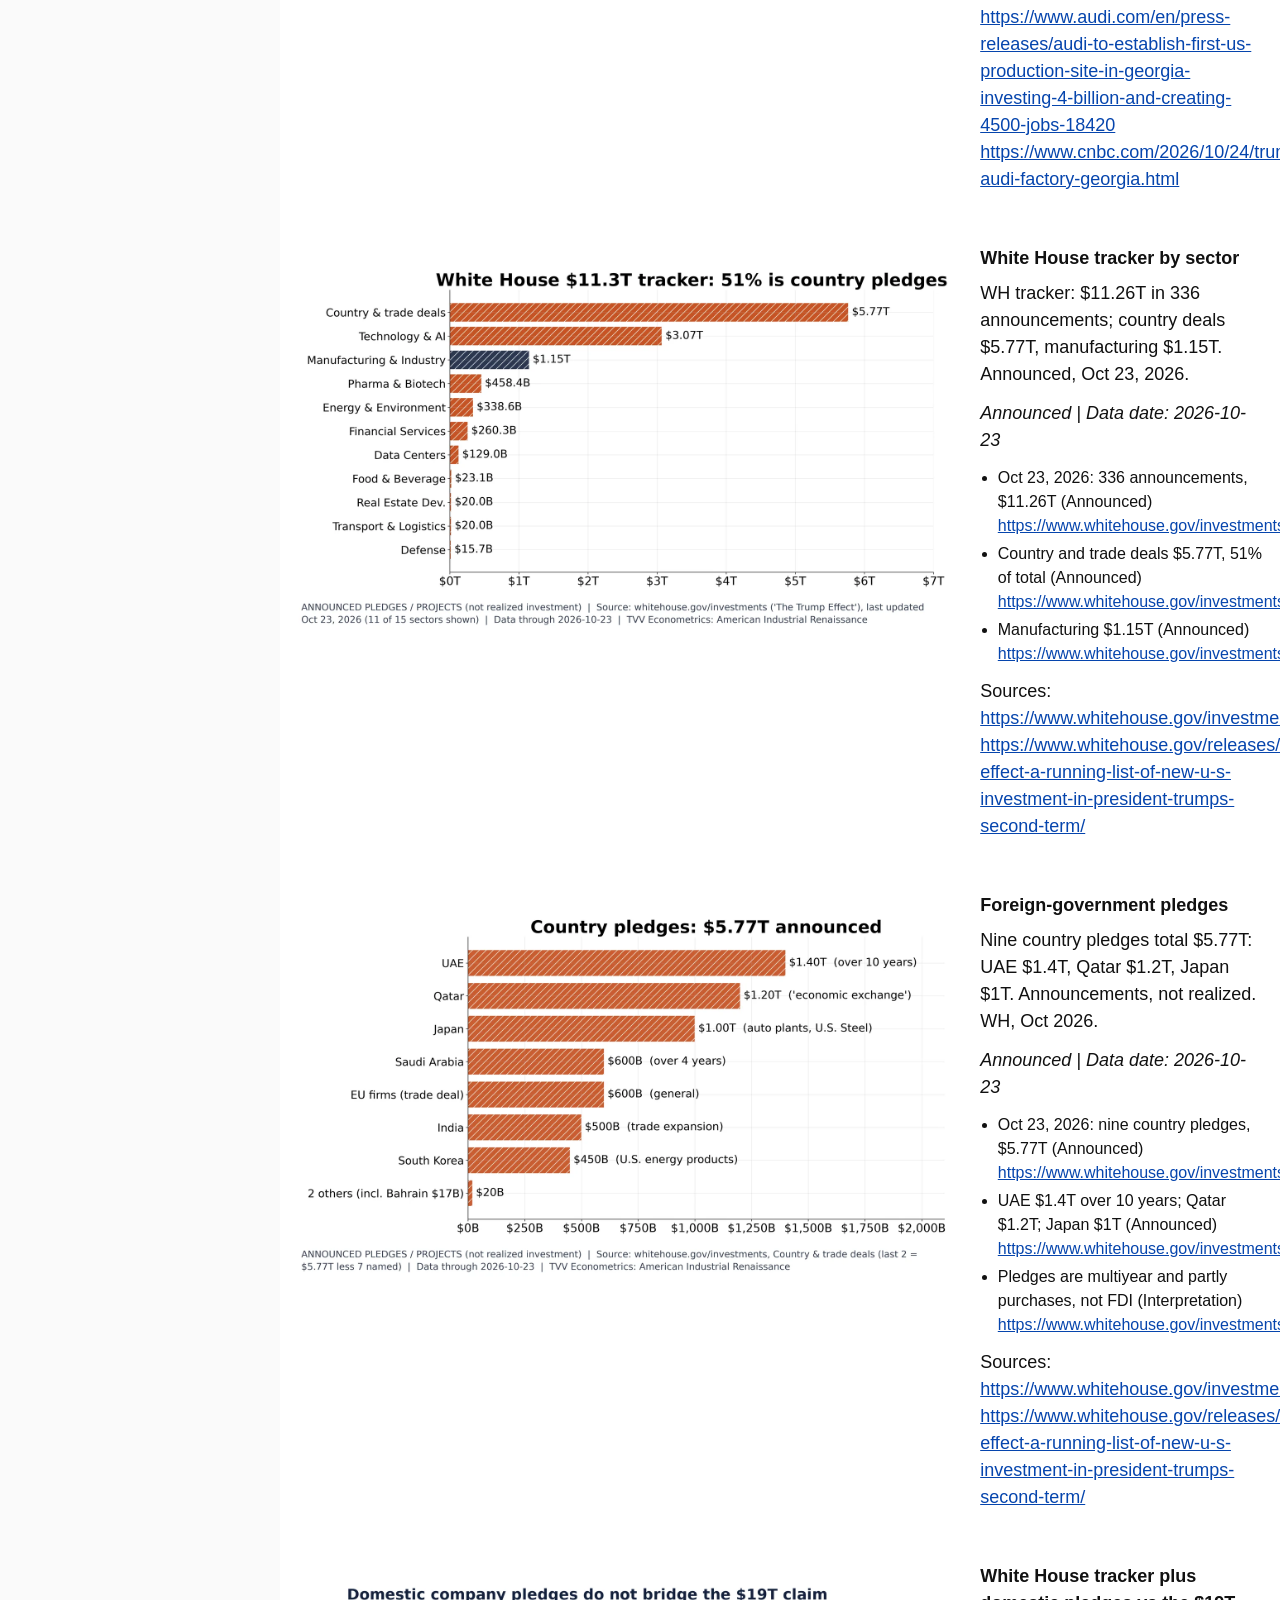
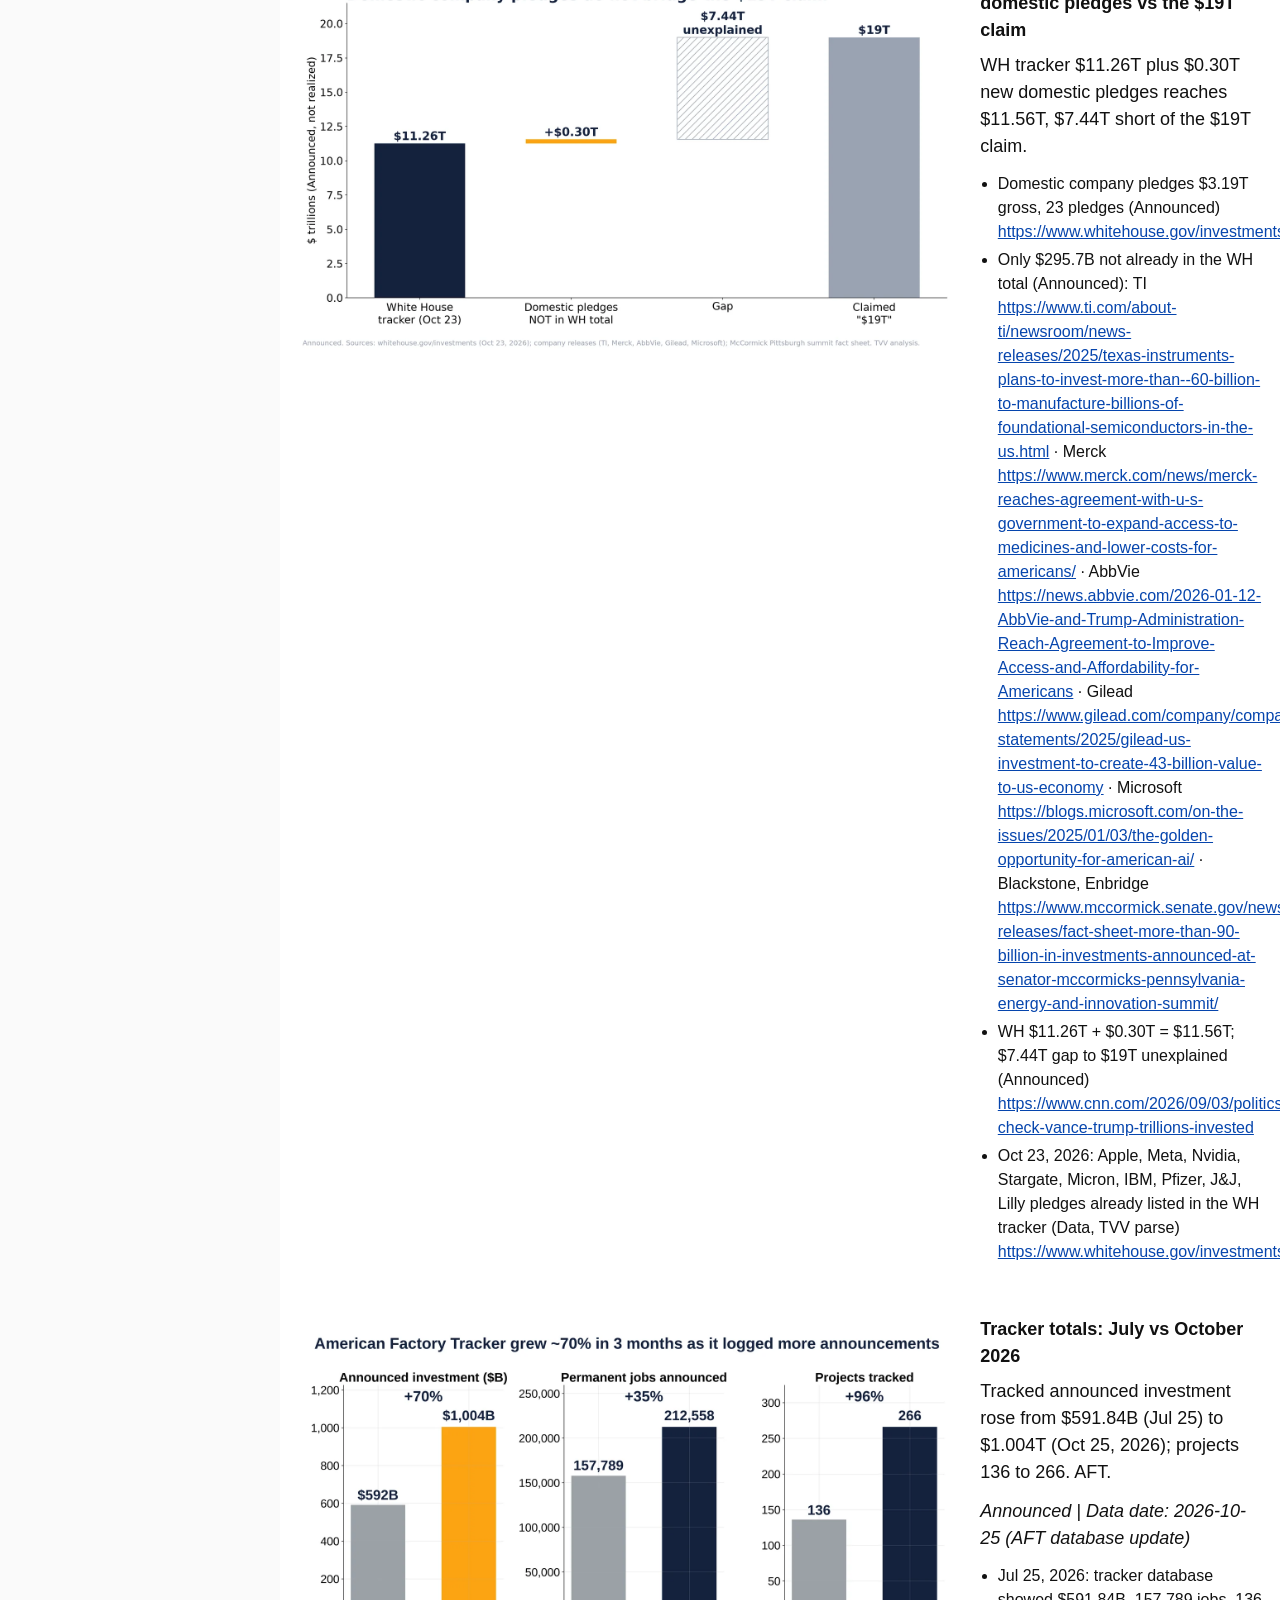
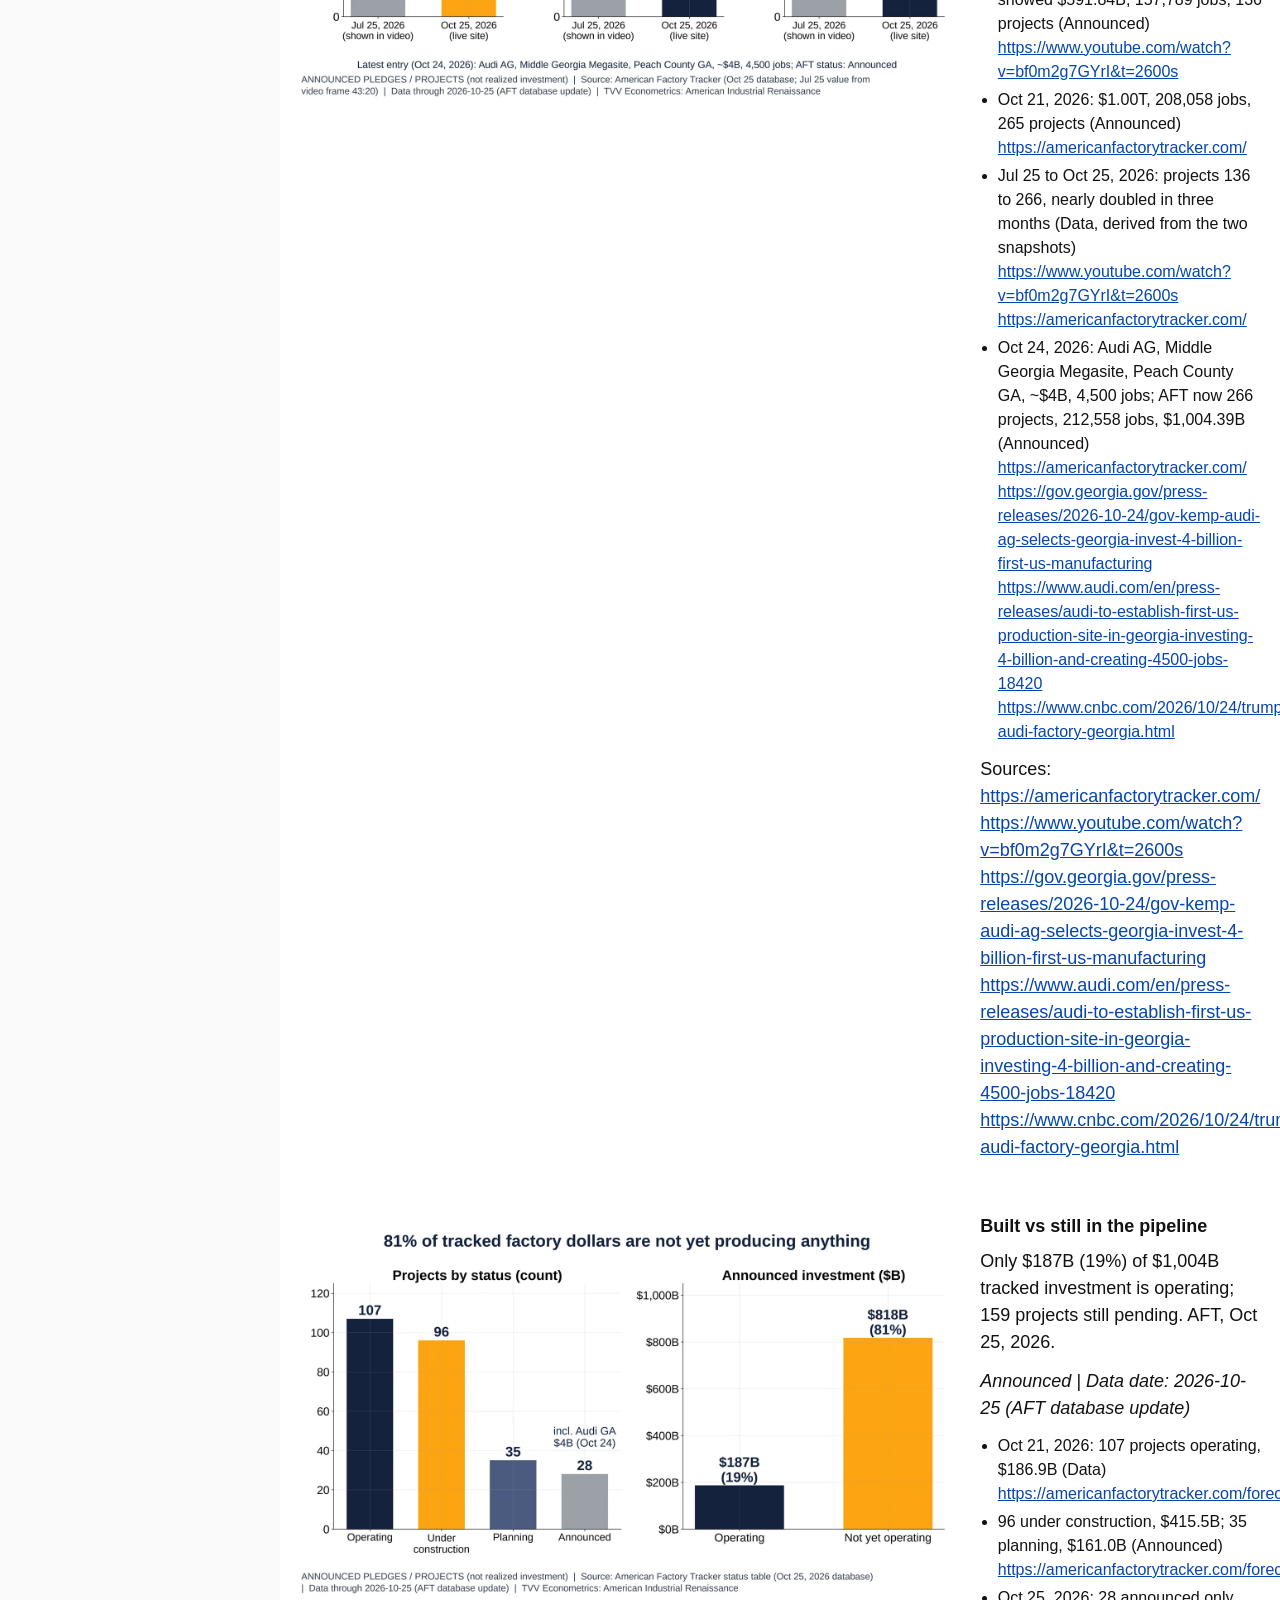
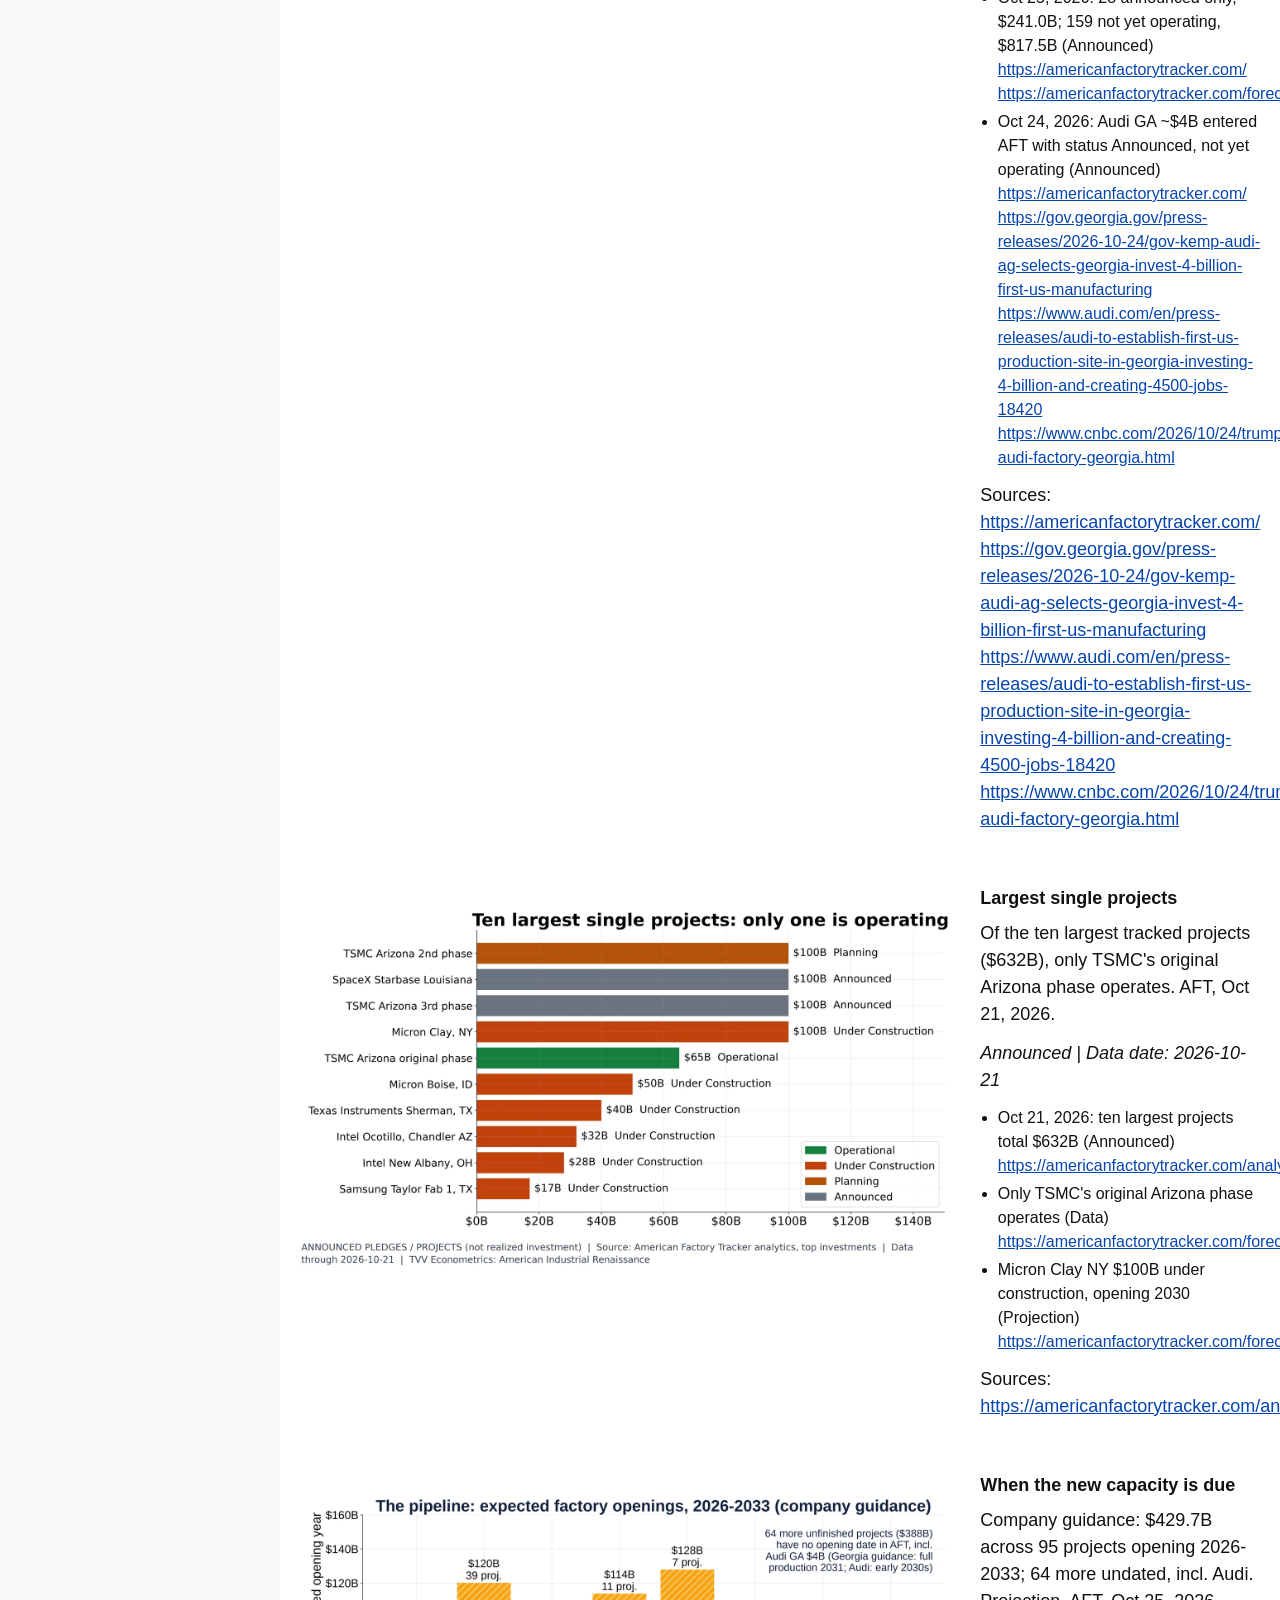
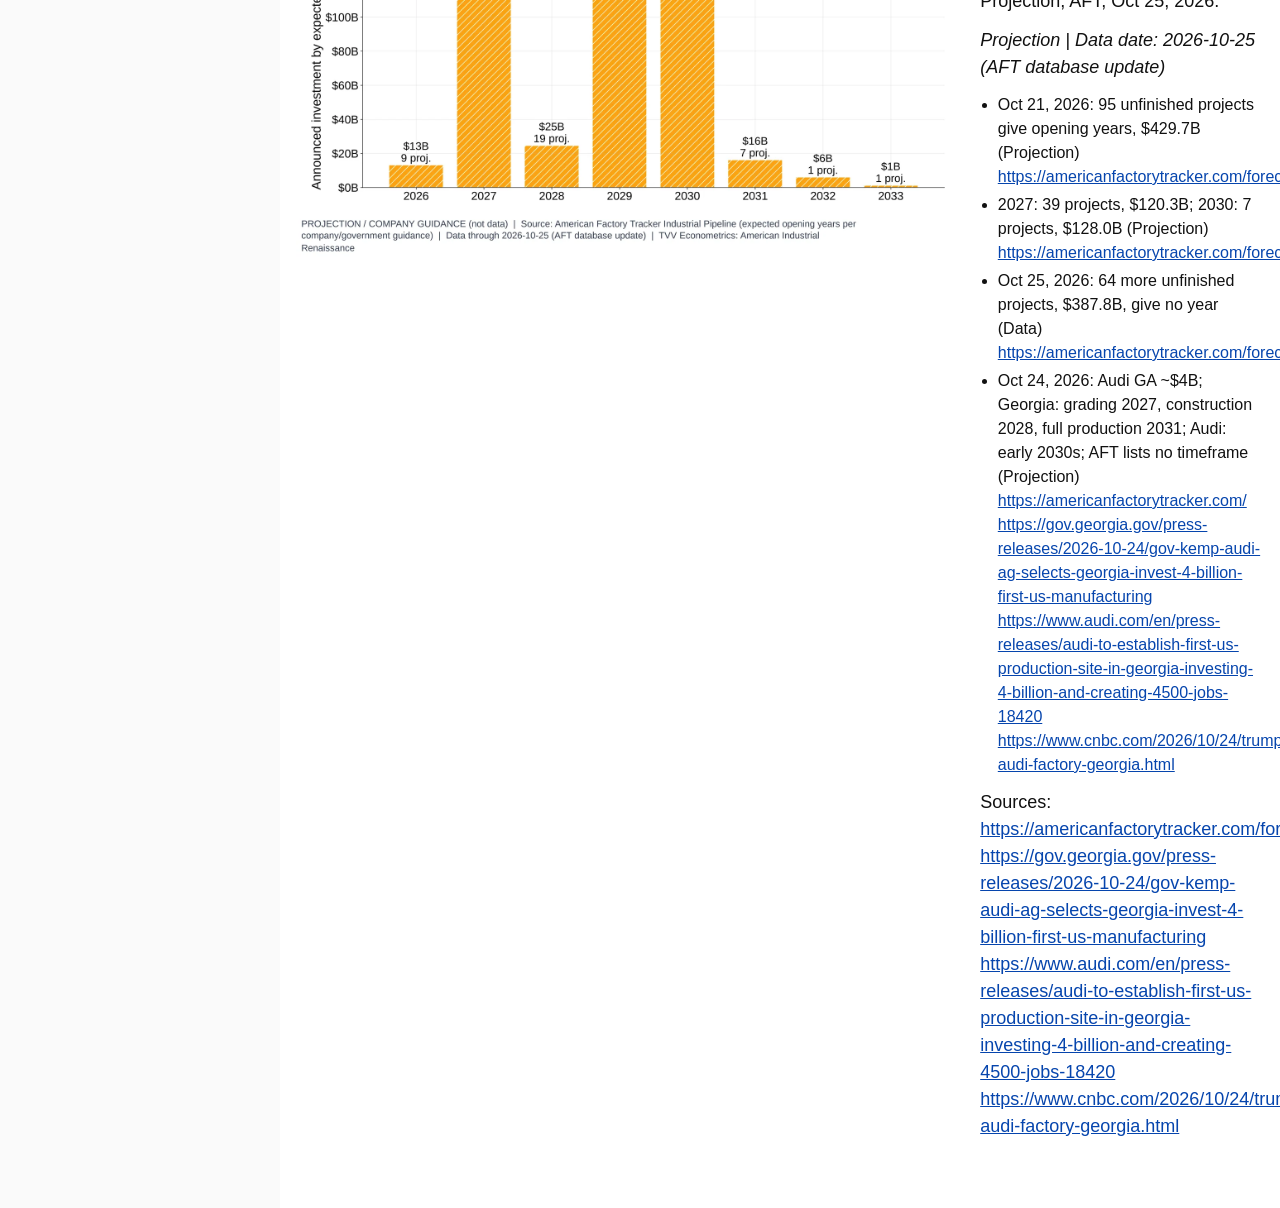
<file: issues/T1.html>
<!doctype html><html lang="en"><head><meta charset="utf-8"><meta name="viewport" content="width=device-width,initial-scale=1"><title>TechVestVentures American Renaissance Graphs — T1</title><link rel="icon" href="../assets/favicon.svg" type="image/svg+xml"><link rel="icon" href="../assets/favicon-32.png" sizes="32x32" type="image/png"><link rel="apple-touch-icon" href="../assets/apple-touch-icon.png"><link rel="stylesheet" href="../assets/style.css"><script>if(!/[?&]raw/.test(location.search))location.replace("../index.html#T1")</script></head><body><main id="issue"><h2 class="desk">1. Total Investment Pledges</h2><figure class="g"><img src="img/10.webp" alt="Pledges vs realized investment" loading="lazy"><figcaption><span class="t">Pledges vs realized investment</span><p>Claims ($19T) and announcements ($11.26T) dwarf realized 2025 new FDI ($232B; greenfield $13.8B). WH, AFT, BEA.</p><p><i>Mixed | Data date: WH 2026-10-23; AFT 2026-10-25; BEA 2025</i></p><ul><li>Sep 3, 2026: $19T spoken claim; no published breakdown <a href="https://www.cnn.com/2026/09/03/politics/fact-check-vance-trump-trillions-invested">https://www.cnn.com/2026/09/03/politics/fact-check-vance-trump-trillions-invested</a></li><li>Oct 23, 2026: WH tracker $11.26T (Announced) <a href="https://www.whitehouse.gov/investments/">https://www.whitehouse.gov/investments/</a></li><li>Oct 21, 2026: AFT tracked $1.00T, $186.9B operating <a href="https://americanfactorytracker.com/">https://americanfactorytracker.com/</a></li><li>2025: BEA new FDI spent $232.2B; greenfield $13.8B (Data) <a href="https://www.bea.gov/news/2026/new-foreign-direct-investment-united-states-2025">https://www.bea.gov/news/2026/new-foreign-direct-investment-united-states-2025</a></li><li>Oct 25, 2026: AFT tracked $1,004.39B in 266 projects; $186.9B operating (Announced) <a href="https://americanfactorytracker.com/">https://americanfactorytracker.com/</a></li><li>Oct 24, 2026: Audi GA ~$4B announced, not yet built; WH and BEA bars unchanged (Announced) <a href="https://americanfactorytracker.com/">https://americanfactorytracker.com/</a> <a href="https://gov.georgia.gov/press-releases/2026-10-24/gov-kemp-audi-ag-selects-georgia-invest-4-billion-first-us-manufacturing">https://gov.georgia.gov/press-releases/2026-10-24/gov-kemp-audi-ag-selects-georgia-invest-4-billion-first-us-manufacturing</a> <a href="https://www.audi.com/en/press-releases/audi-to-establish-first-us-production-site-in-georgia-investing-4-billion-and-creating-4500-jobs-18420">https://www.audi.com/en/press-releases/audi-to-establish-first-us-production-site-in-georgia-investing-4-billion-and-creating-4500-jobs-18420</a> <a href="https://www.cnbc.com/2026/10/24/trump-audi-factory-georgia.html">https://www.cnbc.com/2026/10/24/trump-audi-factory-georgia.html</a></li></ul><p>Sources: <a href="https://www.whitehouse.gov/investments/">https://www.whitehouse.gov/investments/</a> <a href="https://americanfactorytracker.com/">https://americanfactorytracker.com/</a> <a href="https://www.bea.gov/news/2026/new-foreign-direct-investment-united-states-2025">https://www.bea.gov/news/2026/new-foreign-direct-investment-united-states-2025</a> <a href="https://www.youtube.com/watch?v=bf0m2g7GYrI&amp;t=2600s">https://www.youtube.com/watch?v=bf0m2g7GYrI&amp;t=2600s</a> <a href="https://gov.georgia.gov/press-releases/2026-10-24/gov-kemp-audi-ag-selects-georgia-invest-4-billion-first-us-manufacturing">https://gov.georgia.gov/press-releases/2026-10-24/gov-kemp-audi-ag-selects-georgia-invest-4-billion-first-us-manufacturing</a> <a href="https://www.audi.com/en/press-releases/audi-to-establish-first-us-production-site-in-georgia-investing-4-billion-and-creating-4500-jobs-18420">https://www.audi.com/en/press-releases/audi-to-establish-first-us-production-site-in-georgia-investing-4-billion-and-creating-4500-jobs-18420</a> <a href="https://www.cnbc.com/2026/10/24/trump-audi-factory-georgia.html">https://www.cnbc.com/2026/10/24/trump-audi-factory-georgia.html</a></p></figcaption></figure>
<figure class="g"><img src="img/11.webp" alt="White House tracker by sector" loading="lazy"><figcaption><span class="t">White House tracker by sector</span><p>WH tracker: $11.26T in 336 announcements; country deals $5.77T, manufacturing $1.15T. Announced, Oct 23, 2026.</p><p><i>Announced | Data date: 2026-10-23</i></p><ul><li>Oct 23, 2026: 336 announcements, $11.26T (Announced) <a href="https://www.whitehouse.gov/investments/">https://www.whitehouse.gov/investments/</a></li><li>Country and trade deals $5.77T, 51% of total (Announced) <a href="https://www.whitehouse.gov/investments/">https://www.whitehouse.gov/investments/</a></li><li>Manufacturing $1.15T (Announced) <a href="https://www.whitehouse.gov/investments/">https://www.whitehouse.gov/investments/</a></li></ul><p>Sources: <a href="https://www.whitehouse.gov/investments/">https://www.whitehouse.gov/investments/</a> <a href="https://www.whitehouse.gov/releases/2026/03/trump-effect-a-running-list-of-new-u-s-investment-in-president-trumps-second-term/">https://www.whitehouse.gov/releases/2026/03/trump-effect-a-running-list-of-new-u-s-investment-in-president-trumps-second-term/</a></p></figcaption></figure>
<figure class="g"><img src="img/12.webp" alt="Foreign-government pledges" loading="lazy"><figcaption><span class="t">Foreign-government pledges</span><p>Nine country pledges total $5.77T: UAE $1.4T, Qatar $1.2T, Japan $1T. Announcements, not realized. WH, Oct 2026.</p><p><i>Announced | Data date: 2026-10-23</i></p><ul><li>Oct 23, 2026: nine country pledges, $5.77T (Announced) <a href="https://www.whitehouse.gov/investments/">https://www.whitehouse.gov/investments/</a></li><li>UAE $1.4T over 10 years; Qatar $1.2T; Japan $1T (Announced) <a href="https://www.whitehouse.gov/investments/">https://www.whitehouse.gov/investments/</a></li><li>Pledges are multiyear and partly purchases, not FDI (Interpretation) <a href="https://www.whitehouse.gov/investments/">https://www.whitehouse.gov/investments/</a></li></ul><p>Sources: <a href="https://www.whitehouse.gov/investments/">https://www.whitehouse.gov/investments/</a> <a href="https://www.whitehouse.gov/releases/2026/03/trump-effect-a-running-list-of-new-u-s-investment-in-president-trumps-second-term/">https://www.whitehouse.gov/releases/2026/03/trump-effect-a-running-list-of-new-u-s-investment-in-president-trumps-second-term/</a></p></figcaption></figure>
<figure class="g"><img src="img/26.webp" alt="White House tracker plus domestic pledges vs the $19T claim" loading="lazy"><figcaption><span class="t">White House tracker plus domestic pledges vs the $19T claim</span><p>WH tracker $11.26T plus $0.30T new domestic pledges reaches $11.56T, $7.44T short of the $19T claim.</p><ul><li>Domestic company pledges $3.19T gross, 23 pledges (Announced) <a href="https://www.whitehouse.gov/investments/">https://www.whitehouse.gov/investments/</a></li><li>Only $295.7B not already in the WH total (Announced): TI <a href="https://www.ti.com/about-ti/newsroom/news-releases/2025/texas-instruments-plans-to-invest-more-than--60-billion-to-manufacture-billions-of-foundational-semiconductors-in-the-us.html">https://www.ti.com/about-ti/newsroom/news-releases/2025/texas-instruments-plans-to-invest-more-than--60-billion-to-manufacture-billions-of-foundational-semiconductors-in-the-us.html</a> · Merck <a href="https://www.merck.com/news/merck-reaches-agreement-with-u-s-government-to-expand-access-to-medicines-and-lower-costs-for-americans/">https://www.merck.com/news/merck-reaches-agreement-with-u-s-government-to-expand-access-to-medicines-and-lower-costs-for-americans/</a> · AbbVie <a href="https://news.abbvie.com/2026-01-12-AbbVie-and-Trump-Administration-Reach-Agreement-to-Improve-Access-and-Affordability-for-Americans">https://news.abbvie.com/2026-01-12-AbbVie-and-Trump-Administration-Reach-Agreement-to-Improve-Access-and-Affordability-for-Americans</a> · Gilead <a href="https://www.gilead.com/company/company-statements/2025/gilead-us-investment-to-create-43-billion-value-to-us-economy">https://www.gilead.com/company/company-statements/2025/gilead-us-investment-to-create-43-billion-value-to-us-economy</a> · Microsoft <a href="https://blogs.microsoft.com/on-the-issues/2025/01/03/the-golden-opportunity-for-american-ai/">https://blogs.microsoft.com/on-the-issues/2025/01/03/the-golden-opportunity-for-american-ai/</a> · Blackstone, Enbridge <a href="https://www.mccormick.senate.gov/news/press-releases/fact-sheet-more-than-90-billion-in-investments-announced-at-senator-mccormicks-pennsylvania-energy-and-innovation-summit/">https://www.mccormick.senate.gov/news/press-releases/fact-sheet-more-than-90-billion-in-investments-announced-at-senator-mccormicks-pennsylvania-energy-and-innovation-summit/</a></li><li>WH $11.26T + $0.30T = $11.56T; $7.44T gap to $19T unexplained (Announced) <a href="https://www.cnn.com/2026/09/03/politics/fact-check-vance-trump-trillions-invested">https://www.cnn.com/2026/09/03/politics/fact-check-vance-trump-trillions-invested</a></li><li>Oct 23, 2026: Apple, Meta, Nvidia, Stargate, Micron, IBM, Pfizer, J&amp;J, Lilly pledges already listed in the WH tracker (Data, TVV parse) <a href="https://www.whitehouse.gov/investments/">https://www.whitehouse.gov/investments/</a></li></ul></figcaption></figure>
<figure class="g"><img src="img/02.webp" alt="Tracker totals: July vs October 2026" loading="lazy"><figcaption><span class="t">Tracker totals: July vs October 2026</span><p>Tracked announced investment rose from $591.84B (Jul 25) to $1.004T (Oct 25, 2026); projects 136 to 266. AFT.</p><p><i>Announced | Data date: 2026-10-25 (AFT database update)</i></p><ul><li>Jul 25, 2026: tracker database showed $591.84B, 157,789 jobs, 136 projects (Announced) <a href="https://www.youtube.com/watch?v=bf0m2g7GYrI&amp;t=2600s">https://www.youtube.com/watch?v=bf0m2g7GYrI&amp;t=2600s</a></li><li>Oct 21, 2026: $1.00T, 208,058 jobs, 265 projects (Announced) <a href="https://americanfactorytracker.com/">https://americanfactorytracker.com/</a></li><li>Jul 25 to Oct 25, 2026: projects 136 to 266, nearly doubled in three months (Data, derived from the two snapshots) <a href="https://www.youtube.com/watch?v=bf0m2g7GYrI&amp;t=2600s">https://www.youtube.com/watch?v=bf0m2g7GYrI&amp;t=2600s</a> <a href="https://americanfactorytracker.com/">https://americanfactorytracker.com/</a></li><li>Oct 24, 2026: Audi AG, Middle Georgia Megasite, Peach County GA, ~$4B, 4,500 jobs; AFT now 266 projects, 212,558 jobs, $1,004.39B (Announced) <a href="https://americanfactorytracker.com/">https://americanfactorytracker.com/</a> <a href="https://gov.georgia.gov/press-releases/2026-10-24/gov-kemp-audi-ag-selects-georgia-invest-4-billion-first-us-manufacturing">https://gov.georgia.gov/press-releases/2026-10-24/gov-kemp-audi-ag-selects-georgia-invest-4-billion-first-us-manufacturing</a> <a href="https://www.audi.com/en/press-releases/audi-to-establish-first-us-production-site-in-georgia-investing-4-billion-and-creating-4500-jobs-18420">https://www.audi.com/en/press-releases/audi-to-establish-first-us-production-site-in-georgia-investing-4-billion-and-creating-4500-jobs-18420</a> <a href="https://www.cnbc.com/2026/10/24/trump-audi-factory-georgia.html">https://www.cnbc.com/2026/10/24/trump-audi-factory-georgia.html</a></li></ul><p>Sources: <a href="https://americanfactorytracker.com/">https://americanfactorytracker.com/</a> <a href="https://www.youtube.com/watch?v=bf0m2g7GYrI&amp;t=2600s">https://www.youtube.com/watch?v=bf0m2g7GYrI&amp;t=2600s</a> <a href="https://gov.georgia.gov/press-releases/2026-10-24/gov-kemp-audi-ag-selects-georgia-invest-4-billion-first-us-manufacturing">https://gov.georgia.gov/press-releases/2026-10-24/gov-kemp-audi-ag-selects-georgia-invest-4-billion-first-us-manufacturing</a> <a href="https://www.audi.com/en/press-releases/audi-to-establish-first-us-production-site-in-georgia-investing-4-billion-and-creating-4500-jobs-18420">https://www.audi.com/en/press-releases/audi-to-establish-first-us-production-site-in-georgia-investing-4-billion-and-creating-4500-jobs-18420</a> <a href="https://www.cnbc.com/2026/10/24/trump-audi-factory-georgia.html">https://www.cnbc.com/2026/10/24/trump-audi-factory-georgia.html</a></p></figcaption></figure>
<figure class="g"><img src="img/04.webp" alt="Built vs still in the pipeline" loading="lazy"><figcaption><span class="t">Built vs still in the pipeline</span><p>Only $187B (19%) of $1,004B tracked investment is operating; 159 projects still pending. AFT, Oct 25, 2026.</p><p><i>Announced | Data date: 2026-10-25 (AFT database update)</i></p><ul><li>Oct 21, 2026: 107 projects operating, $186.9B (Data) <a href="https://americanfactorytracker.com/forecast">https://americanfactorytracker.com/forecast</a></li><li>96 under construction, $415.5B; 35 planning, $161.0B (Announced) <a href="https://americanfactorytracker.com/forecast">https://americanfactorytracker.com/forecast</a></li><li>Oct 25, 2026: 28 announced only, $241.0B; 159 not yet operating, $817.5B (Announced) <a href="https://americanfactorytracker.com/">https://americanfactorytracker.com/</a> <a href="https://americanfactorytracker.com/forecast">https://americanfactorytracker.com/forecast</a></li><li>Oct 24, 2026: Audi GA ~$4B entered AFT with status Announced, not yet operating (Announced) <a href="https://americanfactorytracker.com/">https://americanfactorytracker.com/</a> <a href="https://gov.georgia.gov/press-releases/2026-10-24/gov-kemp-audi-ag-selects-georgia-invest-4-billion-first-us-manufacturing">https://gov.georgia.gov/press-releases/2026-10-24/gov-kemp-audi-ag-selects-georgia-invest-4-billion-first-us-manufacturing</a> <a href="https://www.audi.com/en/press-releases/audi-to-establish-first-us-production-site-in-georgia-investing-4-billion-and-creating-4500-jobs-18420">https://www.audi.com/en/press-releases/audi-to-establish-first-us-production-site-in-georgia-investing-4-billion-and-creating-4500-jobs-18420</a> <a href="https://www.cnbc.com/2026/10/24/trump-audi-factory-georgia.html">https://www.cnbc.com/2026/10/24/trump-audi-factory-georgia.html</a></li></ul><p>Sources: <a href="https://americanfactorytracker.com/">https://americanfactorytracker.com/</a> <a href="https://gov.georgia.gov/press-releases/2026-10-24/gov-kemp-audi-ag-selects-georgia-invest-4-billion-first-us-manufacturing">https://gov.georgia.gov/press-releases/2026-10-24/gov-kemp-audi-ag-selects-georgia-invest-4-billion-first-us-manufacturing</a> <a href="https://www.audi.com/en/press-releases/audi-to-establish-first-us-production-site-in-georgia-investing-4-billion-and-creating-4500-jobs-18420">https://www.audi.com/en/press-releases/audi-to-establish-first-us-production-site-in-georgia-investing-4-billion-and-creating-4500-jobs-18420</a> <a href="https://www.cnbc.com/2026/10/24/trump-audi-factory-georgia.html">https://www.cnbc.com/2026/10/24/trump-audi-factory-georgia.html</a></p></figcaption></figure>
<figure class="g"><img src="img/07.webp" alt="Largest single projects" loading="lazy"><figcaption><span class="t">Largest single projects</span><p>Of the ten largest tracked projects ($632B), only TSMC&#x27;s original Arizona phase operates. AFT, Oct 21, 2026.</p><p><i>Announced | Data date: 2026-10-21</i></p><ul><li>Oct 21, 2026: ten largest projects total $632B (Announced) <a href="https://americanfactorytracker.com/analytics">https://americanfactorytracker.com/analytics</a></li><li>Only TSMC&#x27;s original Arizona phase operates (Data) <a href="https://americanfactorytracker.com/forecast">https://americanfactorytracker.com/forecast</a></li><li>Micron Clay NY $100B under construction, opening 2030 (Projection) <a href="https://americanfactorytracker.com/forecast">https://americanfactorytracker.com/forecast</a></li></ul><p>Sources: <a href="https://americanfactorytracker.com/analytics">https://americanfactorytracker.com/analytics</a></p></figcaption></figure>
<figure class="g"><img src="img/08.webp" alt="When the new capacity is due" loading="lazy"><figcaption><span class="t">When the new capacity is due</span><p>Company guidance: $429.7B across 95 projects opening 2026-2033; 64 more undated, incl. Audi. Projection, AFT, Oct 25, 2026.</p><p><i>Projection | Data date: 2026-10-25 (AFT database update)</i></p><ul><li>Oct 21, 2026: 95 unfinished projects give opening years, $429.7B (Projection) <a href="https://americanfactorytracker.com/forecast">https://americanfactorytracker.com/forecast</a></li><li>2027: 39 projects, $120.3B; 2030: 7 projects, $128.0B (Projection) <a href="https://americanfactorytracker.com/forecast">https://americanfactorytracker.com/forecast</a></li><li>Oct 25, 2026: 64 more unfinished projects, $387.8B, give no year (Data) <a href="https://americanfactorytracker.com/forecast">https://americanfactorytracker.com/forecast</a></li><li>Oct 24, 2026: Audi GA ~$4B; Georgia: grading 2027, construction 2028, full production 2031; Audi: early 2030s; AFT lists no timeframe (Projection) <a href="https://americanfactorytracker.com/">https://americanfactorytracker.com/</a> <a href="https://gov.georgia.gov/press-releases/2026-10-24/gov-kemp-audi-ag-selects-georgia-invest-4-billion-first-us-manufacturing">https://gov.georgia.gov/press-releases/2026-10-24/gov-kemp-audi-ag-selects-georgia-invest-4-billion-first-us-manufacturing</a> <a href="https://www.audi.com/en/press-releases/audi-to-establish-first-us-production-site-in-georgia-investing-4-billion-and-creating-4500-jobs-18420">https://www.audi.com/en/press-releases/audi-to-establish-first-us-production-site-in-georgia-investing-4-billion-and-creating-4500-jobs-18420</a> <a href="https://www.cnbc.com/2026/10/24/trump-audi-factory-georgia.html">https://www.cnbc.com/2026/10/24/trump-audi-factory-georgia.html</a></li></ul><p>Sources: <a href="https://americanfactorytracker.com/forecast">https://americanfactorytracker.com/forecast</a> <a href="https://gov.georgia.gov/press-releases/2026-10-24/gov-kemp-audi-ag-selects-georgia-invest-4-billion-first-us-manufacturing">https://gov.georgia.gov/press-releases/2026-10-24/gov-kemp-audi-ag-selects-georgia-invest-4-billion-first-us-manufacturing</a> <a href="https://www.audi.com/en/press-releases/audi-to-establish-first-us-production-site-in-georgia-investing-4-billion-and-creating-4500-jobs-18420">https://www.audi.com/en/press-releases/audi-to-establish-first-us-production-site-in-georgia-investing-4-billion-and-creating-4500-jobs-18420</a> <a href="https://www.cnbc.com/2026/10/24/trump-audi-factory-georgia.html">https://www.cnbc.com/2026/10/24/trump-audi-factory-georgia.html</a></p></figcaption></figure></main></body></html>
</file>
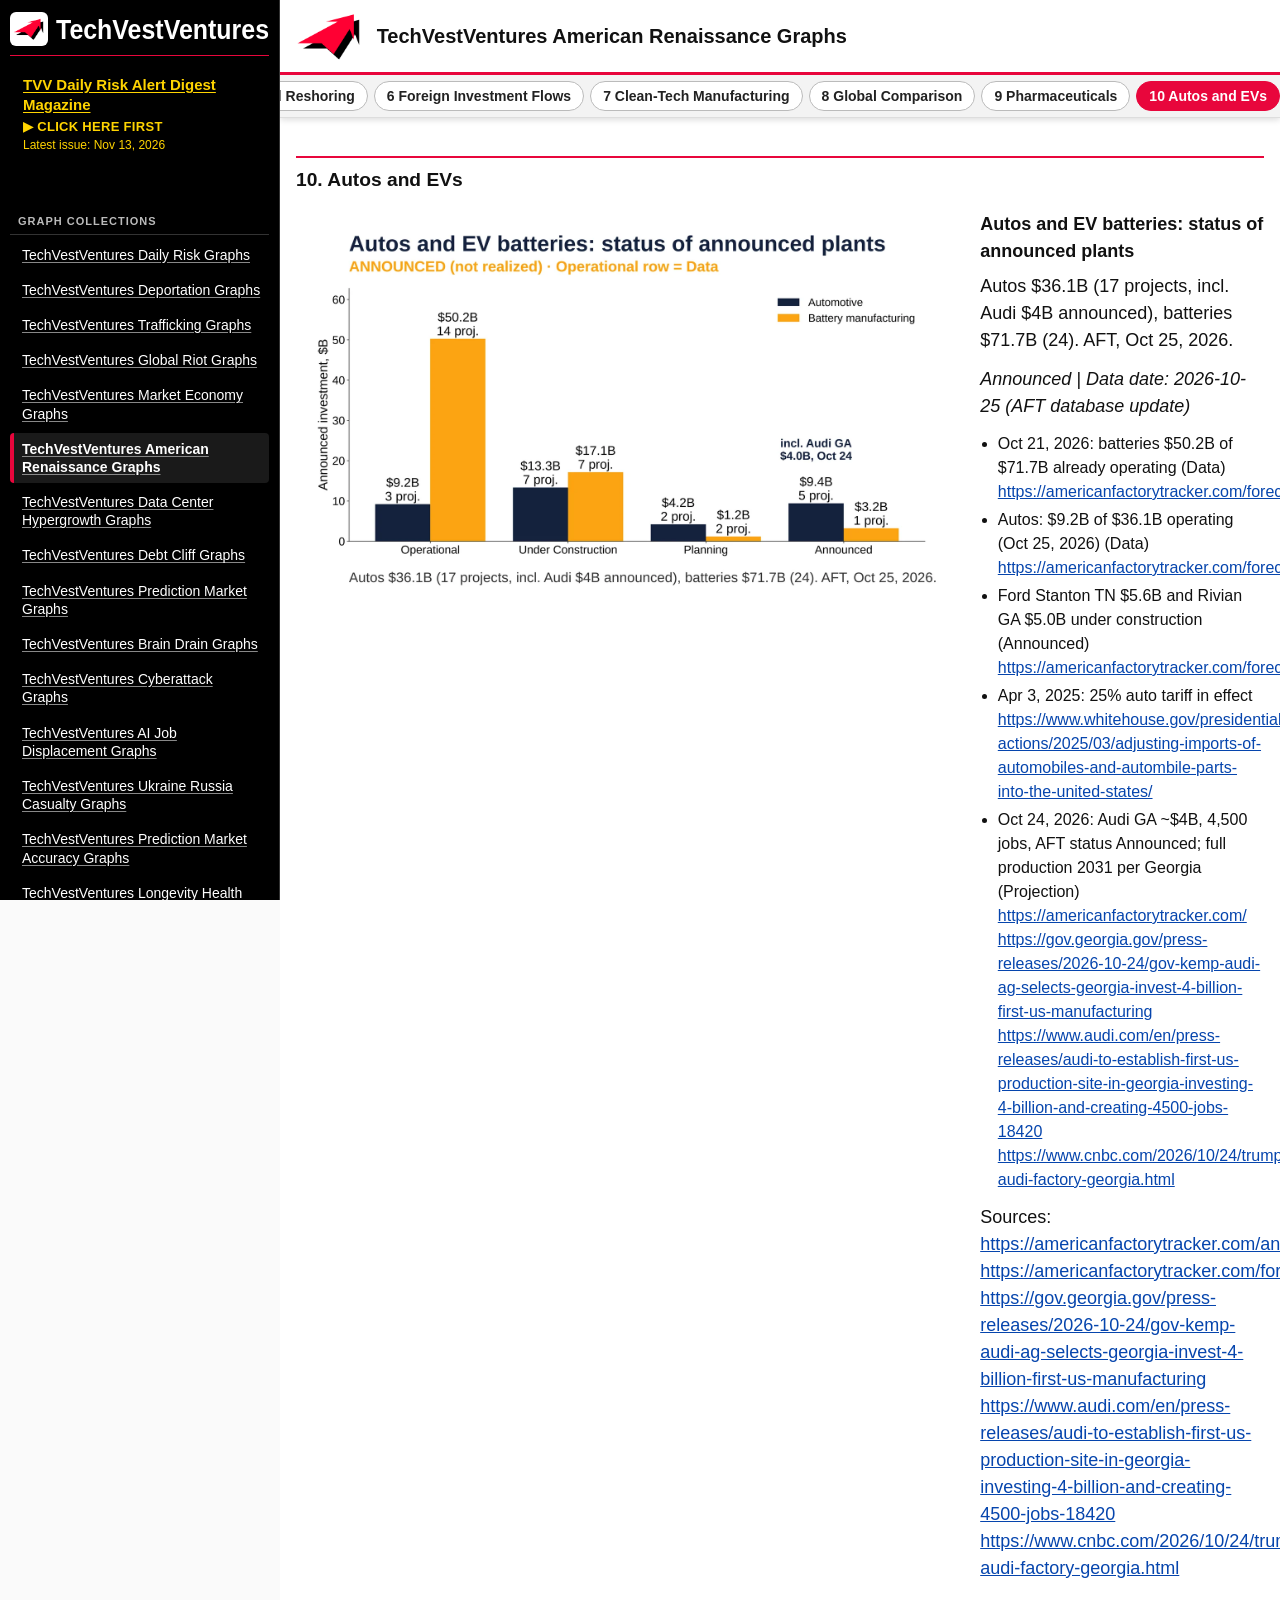
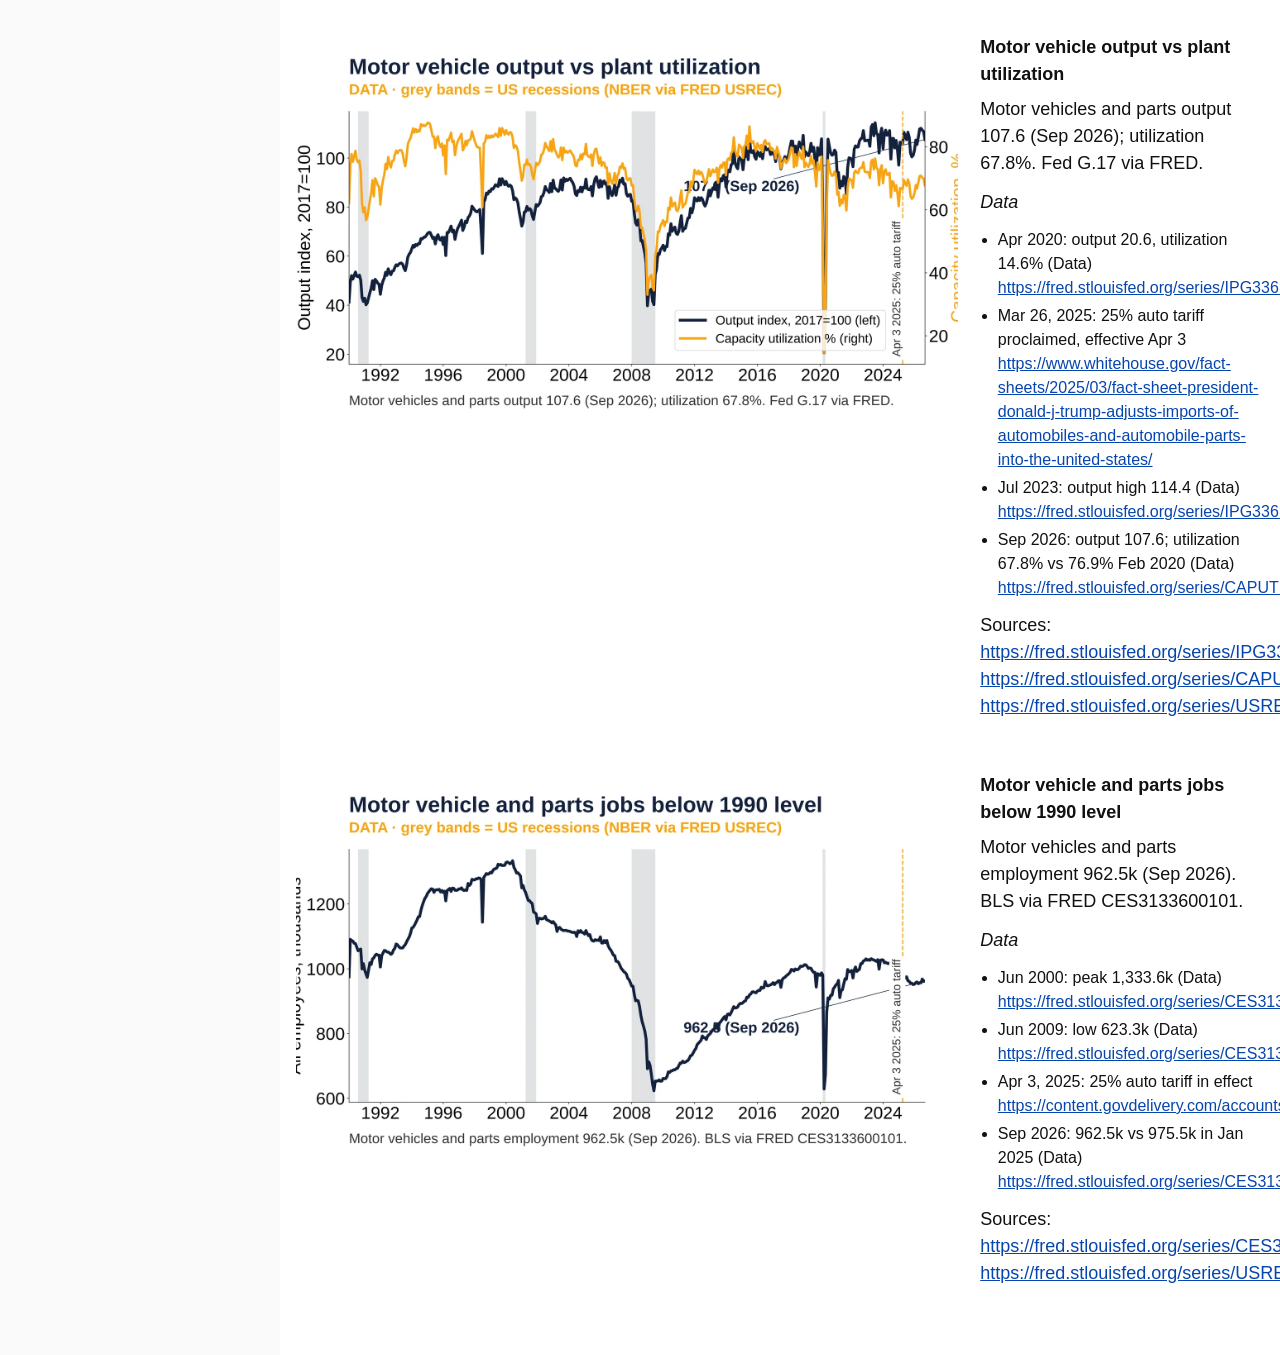
<file: issues/T10.html>
<!doctype html><html lang="en"><head><meta charset="utf-8"><meta name="viewport" content="width=device-width,initial-scale=1"><title>TechVestVentures American Renaissance Graphs — T10</title><link rel="icon" href="../assets/favicon.svg" type="image/svg+xml"><link rel="icon" href="../assets/favicon-32.png" sizes="32x32" type="image/png"><link rel="apple-touch-icon" href="../assets/apple-touch-icon.png"><link rel="stylesheet" href="../assets/style.css"><script>if(!/[?&]raw/.test(location.search))location.replace("../index.html#T10")</script></head><body><main id="issue"><h2 class="desk">10. Autos and EVs</h2><figure class="g"><img src="img/33.webp" alt="Autos and EV batteries: status of announced plants" loading="lazy"><figcaption><span class="t">Autos and EV batteries: status of announced plants</span><p>Autos $36.1B (17 projects, incl. Audi $4B announced), batteries $71.7B (24). AFT, Oct 25, 2026.</p><p><i>Announced | Data date: 2026-10-25 (AFT database update)</i></p><ul><li>Oct 21, 2026: batteries $50.2B of $71.7B already operating (Data) <a href="https://americanfactorytracker.com/forecast">https://americanfactorytracker.com/forecast</a></li><li>Autos: $9.2B of $36.1B operating (Oct 25, 2026) (Data) <a href="https://americanfactorytracker.com/forecast">https://americanfactorytracker.com/forecast</a></li><li>Ford Stanton TN $5.6B and Rivian GA $5.0B under construction (Announced) <a href="https://americanfactorytracker.com/forecast">https://americanfactorytracker.com/forecast</a></li><li>Apr 3, 2025: 25% auto tariff in effect <a href="https://www.whitehouse.gov/presidential-actions/2025/03/adjusting-imports-of-automobiles-and-autombile-parts-into-the-united-states/">https://www.whitehouse.gov/presidential-actions/2025/03/adjusting-imports-of-automobiles-and-autombile-parts-into-the-united-states/</a></li><li>Oct 24, 2026: Audi GA ~$4B, 4,500 jobs, AFT status Announced; full production 2031 per Georgia (Projection) <a href="https://americanfactorytracker.com/">https://americanfactorytracker.com/</a> <a href="https://gov.georgia.gov/press-releases/2026-10-24/gov-kemp-audi-ag-selects-georgia-invest-4-billion-first-us-manufacturing">https://gov.georgia.gov/press-releases/2026-10-24/gov-kemp-audi-ag-selects-georgia-invest-4-billion-first-us-manufacturing</a> <a href="https://www.audi.com/en/press-releases/audi-to-establish-first-us-production-site-in-georgia-investing-4-billion-and-creating-4500-jobs-18420">https://www.audi.com/en/press-releases/audi-to-establish-first-us-production-site-in-georgia-investing-4-billion-and-creating-4500-jobs-18420</a> <a href="https://www.cnbc.com/2026/10/24/trump-audi-factory-georgia.html">https://www.cnbc.com/2026/10/24/trump-audi-factory-georgia.html</a></li></ul><p>Sources: <a href="https://americanfactorytracker.com/analytics">https://americanfactorytracker.com/analytics</a> <a href="https://americanfactorytracker.com/forecast">https://americanfactorytracker.com/forecast</a> <a href="https://gov.georgia.gov/press-releases/2026-10-24/gov-kemp-audi-ag-selects-georgia-invest-4-billion-first-us-manufacturing">https://gov.georgia.gov/press-releases/2026-10-24/gov-kemp-audi-ag-selects-georgia-invest-4-billion-first-us-manufacturing</a> <a href="https://www.audi.com/en/press-releases/audi-to-establish-first-us-production-site-in-georgia-investing-4-billion-and-creating-4500-jobs-18420">https://www.audi.com/en/press-releases/audi-to-establish-first-us-production-site-in-georgia-investing-4-billion-and-creating-4500-jobs-18420</a> <a href="https://www.cnbc.com/2026/10/24/trump-audi-factory-georgia.html">https://www.cnbc.com/2026/10/24/trump-audi-factory-georgia.html</a></p></figcaption></figure>
<figure class="g"><img src="img/34.webp" alt="Motor vehicle output vs plant utilization" loading="lazy"><figcaption><span class="t">Motor vehicle output vs plant utilization</span><p>Motor vehicles and parts output 107.6 (Sep 2026); utilization 67.8%. Fed G.17 via FRED.</p><p><i>Data</i></p><ul><li>Apr 2020: output 20.6, utilization 14.6% (Data) <a href="https://fred.stlouisfed.org/series/IPG3361T3S">https://fred.stlouisfed.org/series/IPG3361T3S</a></li><li>Mar 26, 2025: 25% auto tariff proclaimed, effective Apr 3 <a href="https://www.whitehouse.gov/fact-sheets/2025/03/fact-sheet-president-donald-j-trump-adjusts-imports-of-automobiles-and-automobile-parts-into-the-united-states/">https://www.whitehouse.gov/fact-sheets/2025/03/fact-sheet-president-donald-j-trump-adjusts-imports-of-automobiles-and-automobile-parts-into-the-united-states/</a></li><li>Jul 2023: output high 114.4 (Data) <a href="https://fred.stlouisfed.org/series/IPG3361T3S">https://fred.stlouisfed.org/series/IPG3361T3S</a></li><li>Sep 2026: output 107.6; utilization 67.8% vs 76.9% Feb 2020 (Data) <a href="https://fred.stlouisfed.org/series/CAPUTLG3361T3S">https://fred.stlouisfed.org/series/CAPUTLG3361T3S</a></li></ul><p>Sources: <a href="https://fred.stlouisfed.org/series/IPG3361T3S">https://fred.stlouisfed.org/series/IPG3361T3S</a> <a href="https://fred.stlouisfed.org/series/CAPUTLG3361T3S">https://fred.stlouisfed.org/series/CAPUTLG3361T3S</a> <a href="https://fred.stlouisfed.org/series/USREC">https://fred.stlouisfed.org/series/USREC</a></p></figcaption></figure>
<figure class="g"><img src="img/35.webp" alt="Motor vehicle and parts jobs below 1990 level" loading="lazy"><figcaption><span class="t">Motor vehicle and parts jobs below 1990 level</span><p>Motor vehicles and parts employment 962.5k (Sep 2026). BLS via FRED CES3133600101.</p><p><i>Data</i></p><ul><li>Jun 2000: peak 1,333.6k (Data) <a href="https://fred.stlouisfed.org/series/CES3133600101">https://fred.stlouisfed.org/series/CES3133600101</a></li><li>Jun 2009: low 623.3k (Data) <a href="https://fred.stlouisfed.org/series/CES3133600101">https://fred.stlouisfed.org/series/CES3133600101</a></li><li>Apr 3, 2025: 25% auto tariff in effect <a href="https://content.govdelivery.com/accounts/USDHSCBP/bulletins/3da18a1">https://content.govdelivery.com/accounts/USDHSCBP/bulletins/3da18a1</a></li><li>Sep 2026: 962.5k vs 975.5k in Jan 2025 (Data) <a href="https://fred.stlouisfed.org/series/CES3133600101">https://fred.stlouisfed.org/series/CES3133600101</a></li></ul><p>Sources: <a href="https://fred.stlouisfed.org/series/CES3133600101">https://fred.stlouisfed.org/series/CES3133600101</a> <a href="https://fred.stlouisfed.org/series/USREC">https://fred.stlouisfed.org/series/USREC</a></p></figcaption></figure></main></body></html>
</file>
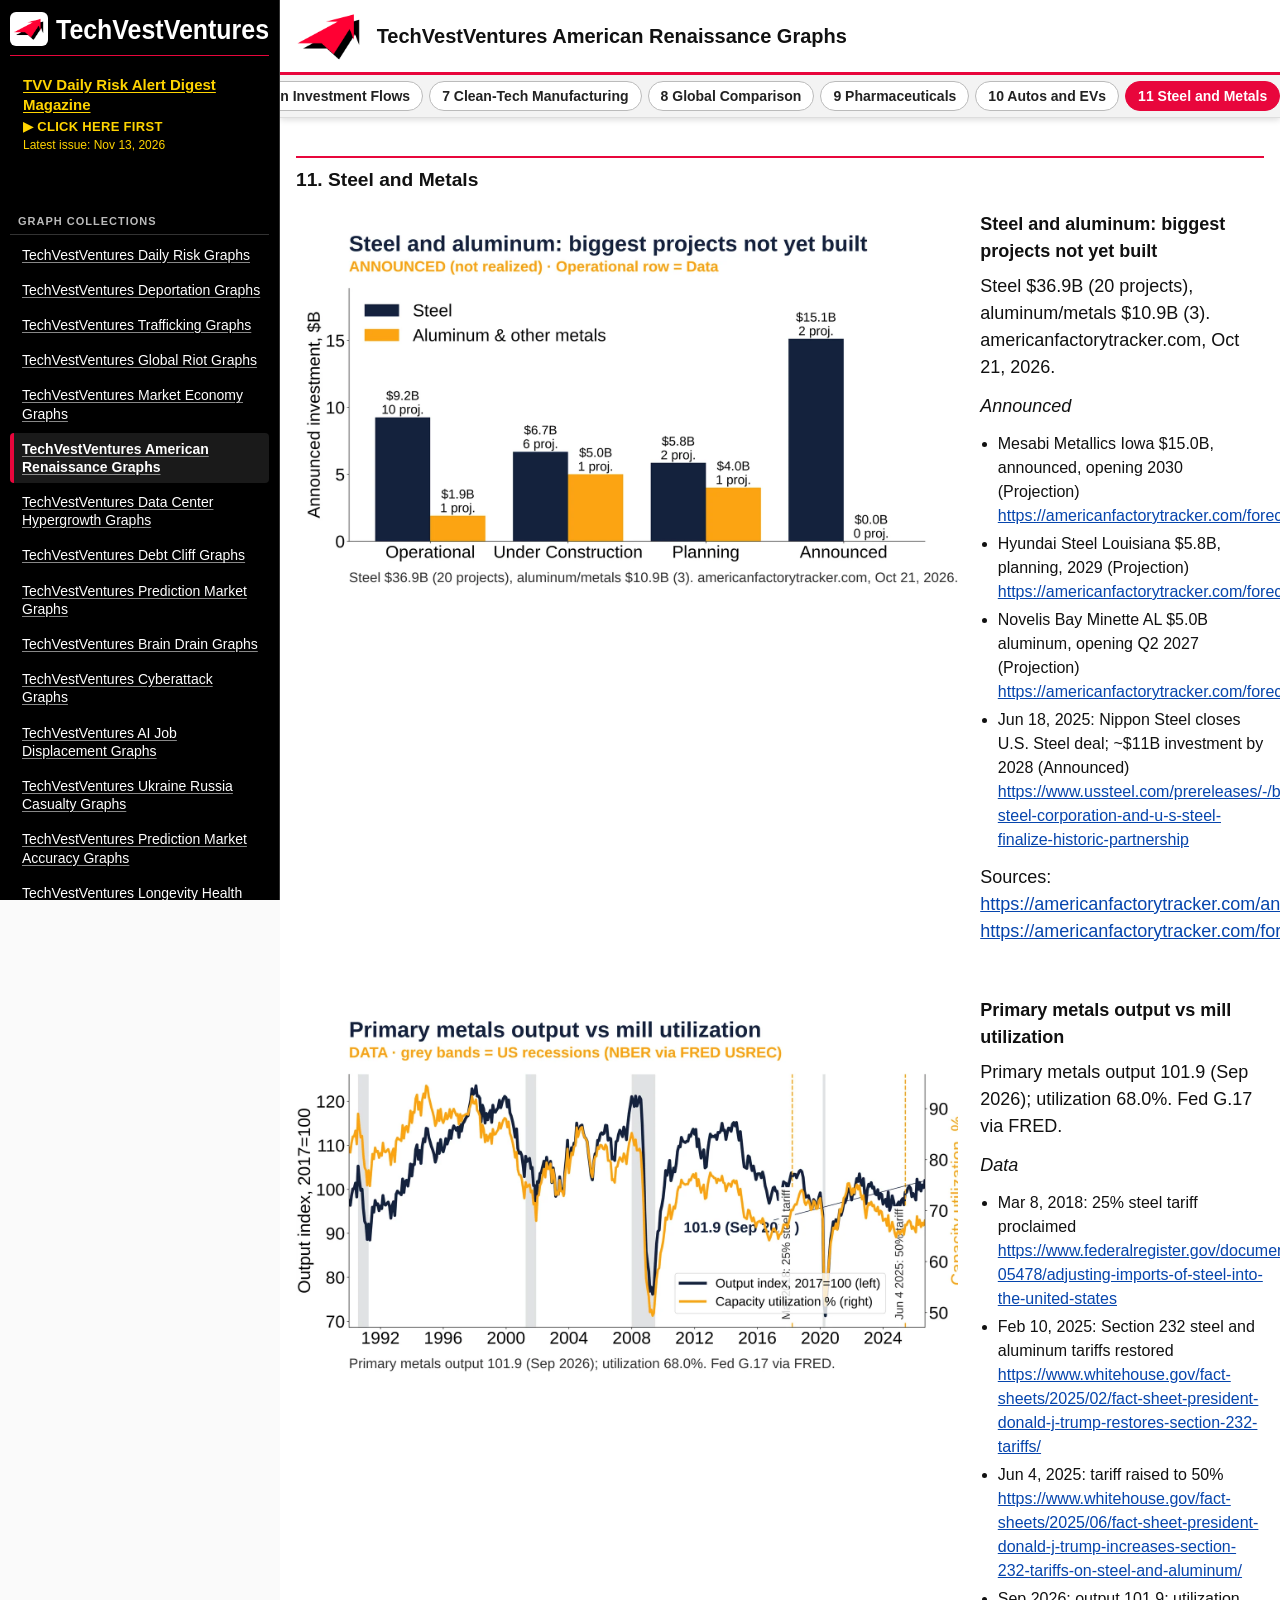
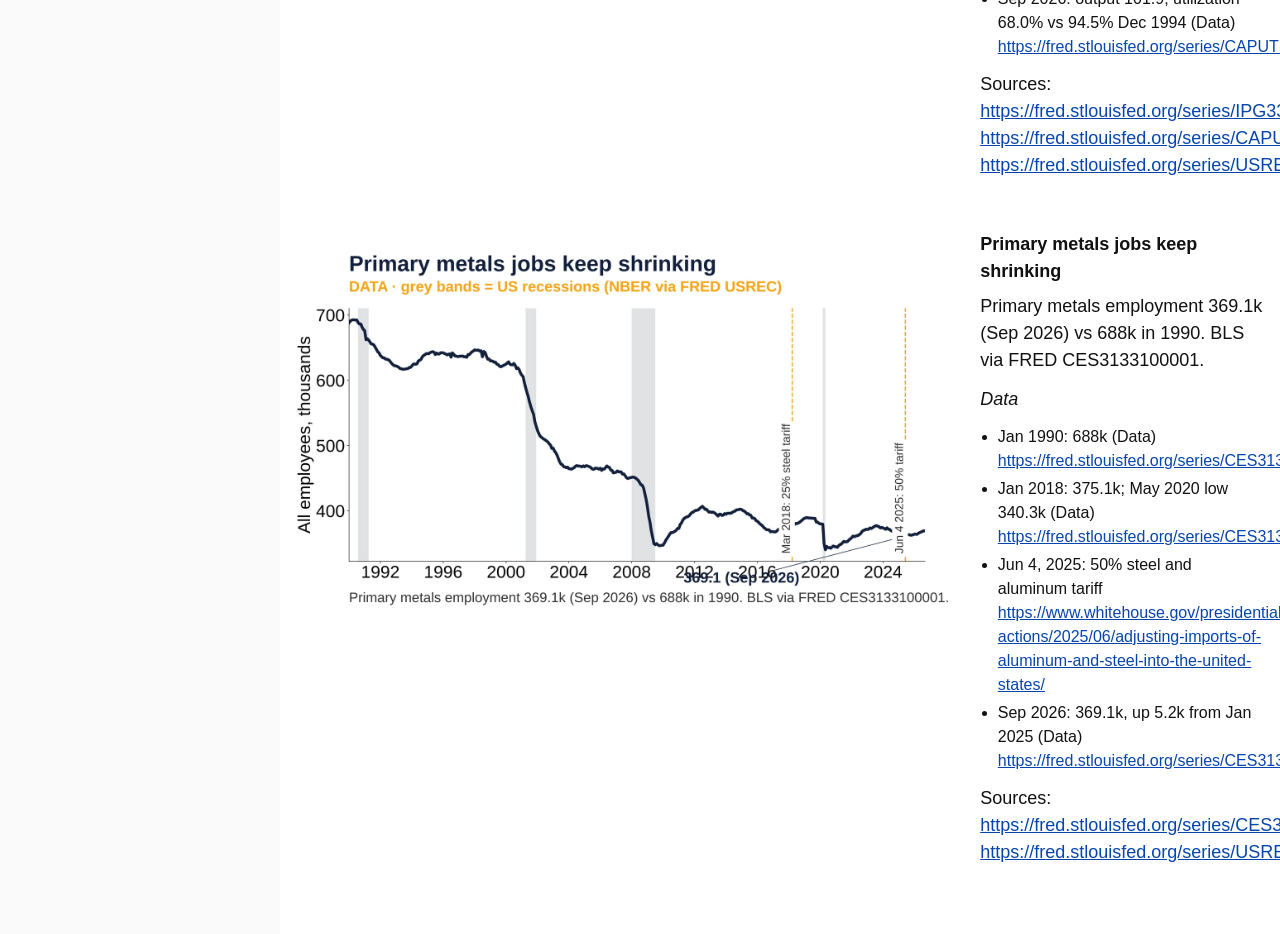
<file: issues/T11.html>
<!doctype html><html lang="en"><head><meta charset="utf-8"><meta name="viewport" content="width=device-width,initial-scale=1"><title>TechVestVentures American Renaissance Graphs — T11</title><link rel="icon" href="../assets/favicon.svg" type="image/svg+xml"><link rel="icon" href="../assets/favicon-32.png" sizes="32x32" type="image/png"><link rel="apple-touch-icon" href="../assets/apple-touch-icon.png"><link rel="stylesheet" href="../assets/style.css"><script>if(!/[?&]raw/.test(location.search))location.replace("../index.html#T11")</script></head><body><main id="issue"><h2 class="desk">11. Steel and Metals</h2><figure class="g"><img src="img/36.webp" alt="Steel and aluminum: biggest projects not yet built" loading="lazy"><figcaption><span class="t">Steel and aluminum: biggest projects not yet built</span><p>Steel $36.9B (20 projects), aluminum/metals $10.9B (3). americanfactorytracker.com, Oct 21, 2026.</p><p><i>Announced</i></p><ul><li>Mesabi Metallics Iowa $15.0B, announced, opening 2030 (Projection) <a href="https://americanfactorytracker.com/forecast">https://americanfactorytracker.com/forecast</a></li><li>Hyundai Steel Louisiana $5.8B, planning, 2029 (Projection) <a href="https://americanfactorytracker.com/forecast">https://americanfactorytracker.com/forecast</a></li><li>Novelis Bay Minette AL $5.0B aluminum, opening Q2 2027 (Projection) <a href="https://americanfactorytracker.com/forecast">https://americanfactorytracker.com/forecast</a></li><li>Jun 18, 2025: Nippon Steel closes U.S. Steel deal; ~$11B investment by 2028 (Announced) <a href="https://www.ussteel.com/prereleases/-/blogs/nippon-steel-corporation-and-u-s-steel-finalize-historic-partnership">https://www.ussteel.com/prereleases/-/blogs/nippon-steel-corporation-and-u-s-steel-finalize-historic-partnership</a></li></ul><p>Sources: <a href="https://americanfactorytracker.com/analytics">https://americanfactorytracker.com/analytics</a> <a href="https://americanfactorytracker.com/forecast">https://americanfactorytracker.com/forecast</a></p></figcaption></figure>
<figure class="g"><img src="img/37.webp" alt="Primary metals output vs mill utilization" loading="lazy"><figcaption><span class="t">Primary metals output vs mill utilization</span><p>Primary metals output 101.9 (Sep 2026); utilization 68.0%. Fed G.17 via FRED.</p><p><i>Data</i></p><ul><li>Mar 8, 2018: 25% steel tariff proclaimed <a href="https://www.federalregister.gov/documents/2018/03/15/2018-05478/adjusting-imports-of-steel-into-the-united-states">https://www.federalregister.gov/documents/2018/03/15/2018-05478/adjusting-imports-of-steel-into-the-united-states</a></li><li>Feb 10, 2025: Section 232 steel and aluminum tariffs restored <a href="https://www.whitehouse.gov/fact-sheets/2025/02/fact-sheet-president-donald-j-trump-restores-section-232-tariffs/">https://www.whitehouse.gov/fact-sheets/2025/02/fact-sheet-president-donald-j-trump-restores-section-232-tariffs/</a></li><li>Jun 4, 2025: tariff raised to 50% <a href="https://www.whitehouse.gov/fact-sheets/2025/06/fact-sheet-president-donald-j-trump-increases-section-232-tariffs-on-steel-and-aluminum/">https://www.whitehouse.gov/fact-sheets/2025/06/fact-sheet-president-donald-j-trump-increases-section-232-tariffs-on-steel-and-aluminum/</a></li><li>Sep 2026: output 101.9; utilization 68.0% vs 94.5% Dec 1994 (Data) <a href="https://fred.stlouisfed.org/series/CAPUTLG331S">https://fred.stlouisfed.org/series/CAPUTLG331S</a></li></ul><p>Sources: <a href="https://fred.stlouisfed.org/series/IPG331S">https://fred.stlouisfed.org/series/IPG331S</a> <a href="https://fred.stlouisfed.org/series/CAPUTLG331S">https://fred.stlouisfed.org/series/CAPUTLG331S</a> <a href="https://fred.stlouisfed.org/series/USREC">https://fred.stlouisfed.org/series/USREC</a></p></figcaption></figure>
<figure class="g"><img src="img/38.webp" alt="Primary metals jobs keep shrinking" loading="lazy"><figcaption><span class="t">Primary metals jobs keep shrinking</span><p>Primary metals employment 369.1k (Sep 2026) vs 688k in 1990. BLS via FRED CES3133100001.</p><p><i>Data</i></p><ul><li>Jan 1990: 688k (Data) <a href="https://fred.stlouisfed.org/series/CES3133100001">https://fred.stlouisfed.org/series/CES3133100001</a></li><li>Jan 2018: 375.1k; May 2020 low 340.3k (Data) <a href="https://fred.stlouisfed.org/series/CES3133100001">https://fred.stlouisfed.org/series/CES3133100001</a></li><li>Jun 4, 2025: 50% steel and aluminum tariff <a href="https://www.whitehouse.gov/presidential-actions/2025/06/adjusting-imports-of-aluminum-and-steel-into-the-united-states/">https://www.whitehouse.gov/presidential-actions/2025/06/adjusting-imports-of-aluminum-and-steel-into-the-united-states/</a></li><li>Sep 2026: 369.1k, up 5.2k from Jan 2025 (Data) <a href="https://fred.stlouisfed.org/series/CES3133100001">https://fred.stlouisfed.org/series/CES3133100001</a></li></ul><p>Sources: <a href="https://fred.stlouisfed.org/series/CES3133100001">https://fred.stlouisfed.org/series/CES3133100001</a> <a href="https://fred.stlouisfed.org/series/USREC">https://fred.stlouisfed.org/series/USREC</a></p></figcaption></figure></main></body></html>
</file>
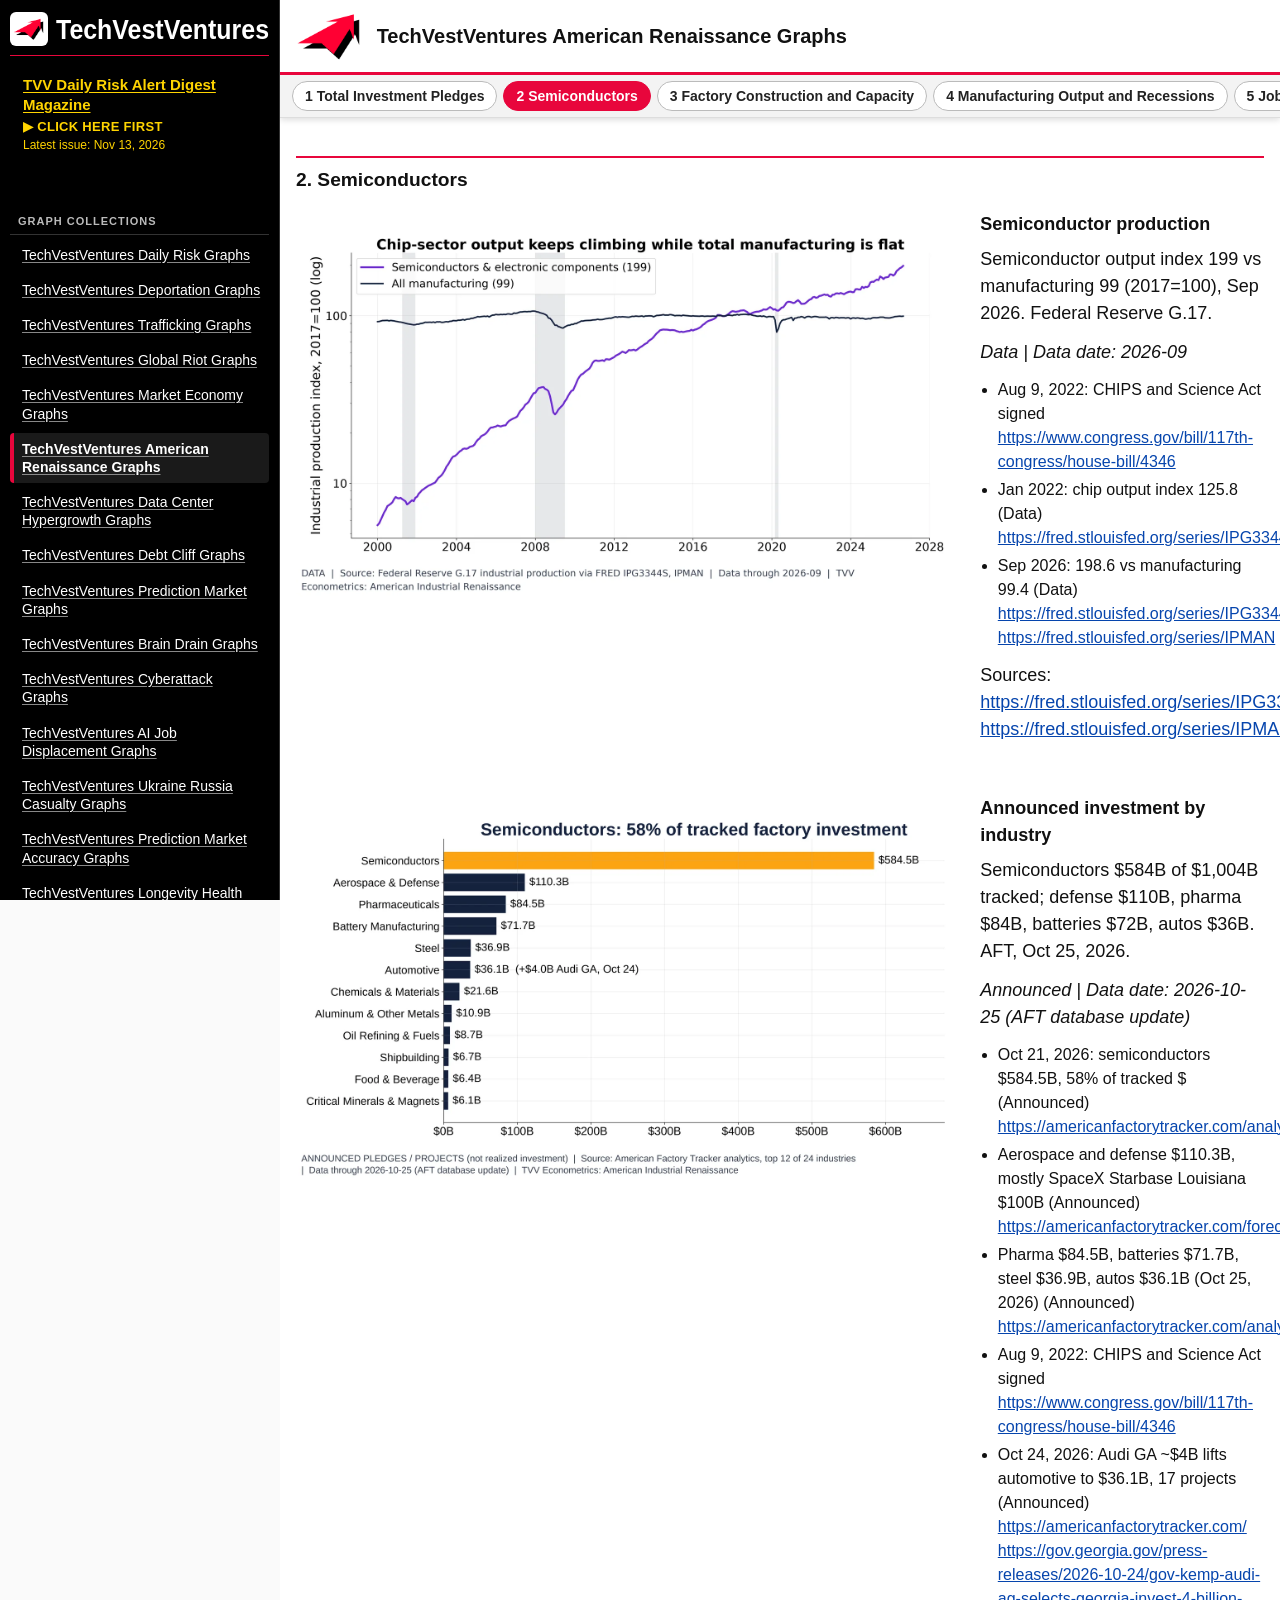
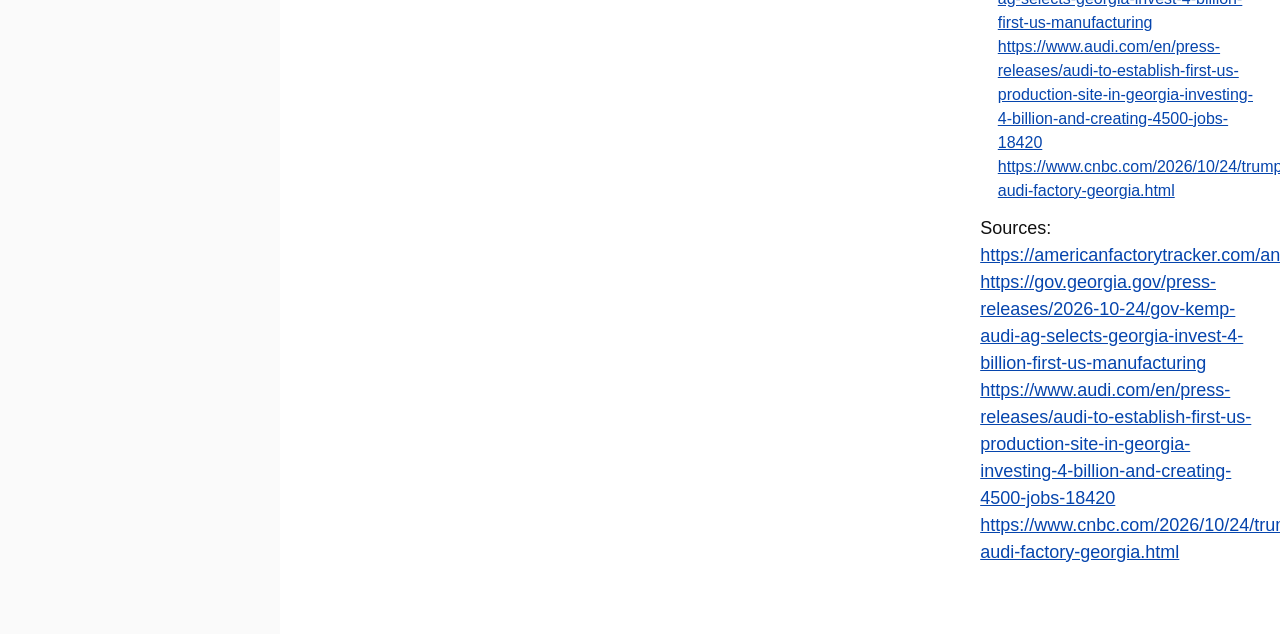
<file: issues/T2.html>
<!doctype html><html lang="en"><head><meta charset="utf-8"><meta name="viewport" content="width=device-width,initial-scale=1"><title>TechVestVentures American Renaissance Graphs — T2</title><link rel="icon" href="../assets/favicon.svg" type="image/svg+xml"><link rel="icon" href="../assets/favicon-32.png" sizes="32x32" type="image/png"><link rel="apple-touch-icon" href="../assets/apple-touch-icon.png"><link rel="stylesheet" href="../assets/style.css"><script>if(!/[?&]raw/.test(location.search))location.replace("../index.html#T2")</script></head><body><main id="issue"><h2 class="desk">2. Semiconductors</h2><figure class="g"><img src="img/16.webp" alt="Semiconductor production" loading="lazy"><figcaption><span class="t">Semiconductor production</span><p>Semiconductor output index 199 vs manufacturing 99 (2017=100), Sep 2026. Federal Reserve G.17.</p><p><i>Data | Data date: 2026-09</i></p><ul><li>Aug 9, 2022: CHIPS and Science Act signed <a href="https://www.congress.gov/bill/117th-congress/house-bill/4346">https://www.congress.gov/bill/117th-congress/house-bill/4346</a></li><li>Jan 2022: chip output index 125.8 (Data) <a href="https://fred.stlouisfed.org/series/IPG3344S">https://fred.stlouisfed.org/series/IPG3344S</a></li><li>Sep 2026: 198.6 vs manufacturing 99.4 (Data) <a href="https://fred.stlouisfed.org/series/IPG3344S">https://fred.stlouisfed.org/series/IPG3344S</a> <a href="https://fred.stlouisfed.org/series/IPMAN">https://fred.stlouisfed.org/series/IPMAN</a></li></ul><p>Sources: <a href="https://fred.stlouisfed.org/series/IPG3344S">https://fred.stlouisfed.org/series/IPG3344S</a> <a href="https://fred.stlouisfed.org/series/IPMAN">https://fred.stlouisfed.org/series/IPMAN</a></p></figcaption></figure>
<figure class="g"><img src="img/05.webp" alt="Announced investment by industry" loading="lazy"><figcaption><span class="t">Announced investment by industry</span><p>Semiconductors $584B of $1,004B tracked; defense $110B, pharma $84B, batteries $72B, autos $36B. AFT, Oct 25, 2026.</p><p><i>Announced | Data date: 2026-10-25 (AFT database update)</i></p><ul><li>Oct 21, 2026: semiconductors $584.5B, 58% of tracked $ (Announced) <a href="https://americanfactorytracker.com/analytics">https://americanfactorytracker.com/analytics</a></li><li>Aerospace and defense $110.3B, mostly SpaceX Starbase Louisiana $100B (Announced) <a href="https://americanfactorytracker.com/forecast">https://americanfactorytracker.com/forecast</a></li><li>Pharma $84.5B, batteries $71.7B, steel $36.9B, autos $36.1B (Oct 25, 2026) (Announced) <a href="https://americanfactorytracker.com/analytics">https://americanfactorytracker.com/analytics</a></li><li>Aug 9, 2022: CHIPS and Science Act signed <a href="https://www.congress.gov/bill/117th-congress/house-bill/4346">https://www.congress.gov/bill/117th-congress/house-bill/4346</a></li><li>Oct 24, 2026: Audi GA ~$4B lifts automotive to $36.1B, 17 projects (Announced) <a href="https://americanfactorytracker.com/">https://americanfactorytracker.com/</a> <a href="https://gov.georgia.gov/press-releases/2026-10-24/gov-kemp-audi-ag-selects-georgia-invest-4-billion-first-us-manufacturing">https://gov.georgia.gov/press-releases/2026-10-24/gov-kemp-audi-ag-selects-georgia-invest-4-billion-first-us-manufacturing</a> <a href="https://www.audi.com/en/press-releases/audi-to-establish-first-us-production-site-in-georgia-investing-4-billion-and-creating-4500-jobs-18420">https://www.audi.com/en/press-releases/audi-to-establish-first-us-production-site-in-georgia-investing-4-billion-and-creating-4500-jobs-18420</a> <a href="https://www.cnbc.com/2026/10/24/trump-audi-factory-georgia.html">https://www.cnbc.com/2026/10/24/trump-audi-factory-georgia.html</a></li></ul><p>Sources: <a href="https://americanfactorytracker.com/analytics">https://americanfactorytracker.com/analytics</a> <a href="https://gov.georgia.gov/press-releases/2026-10-24/gov-kemp-audi-ag-selects-georgia-invest-4-billion-first-us-manufacturing">https://gov.georgia.gov/press-releases/2026-10-24/gov-kemp-audi-ag-selects-georgia-invest-4-billion-first-us-manufacturing</a> <a href="https://www.audi.com/en/press-releases/audi-to-establish-first-us-production-site-in-georgia-investing-4-billion-and-creating-4500-jobs-18420">https://www.audi.com/en/press-releases/audi-to-establish-first-us-production-site-in-georgia-investing-4-billion-and-creating-4500-jobs-18420</a> <a href="https://www.cnbc.com/2026/10/24/trump-audi-factory-georgia.html">https://www.cnbc.com/2026/10/24/trump-audi-factory-georgia.html</a></p></figcaption></figure></main></body></html>
</file>
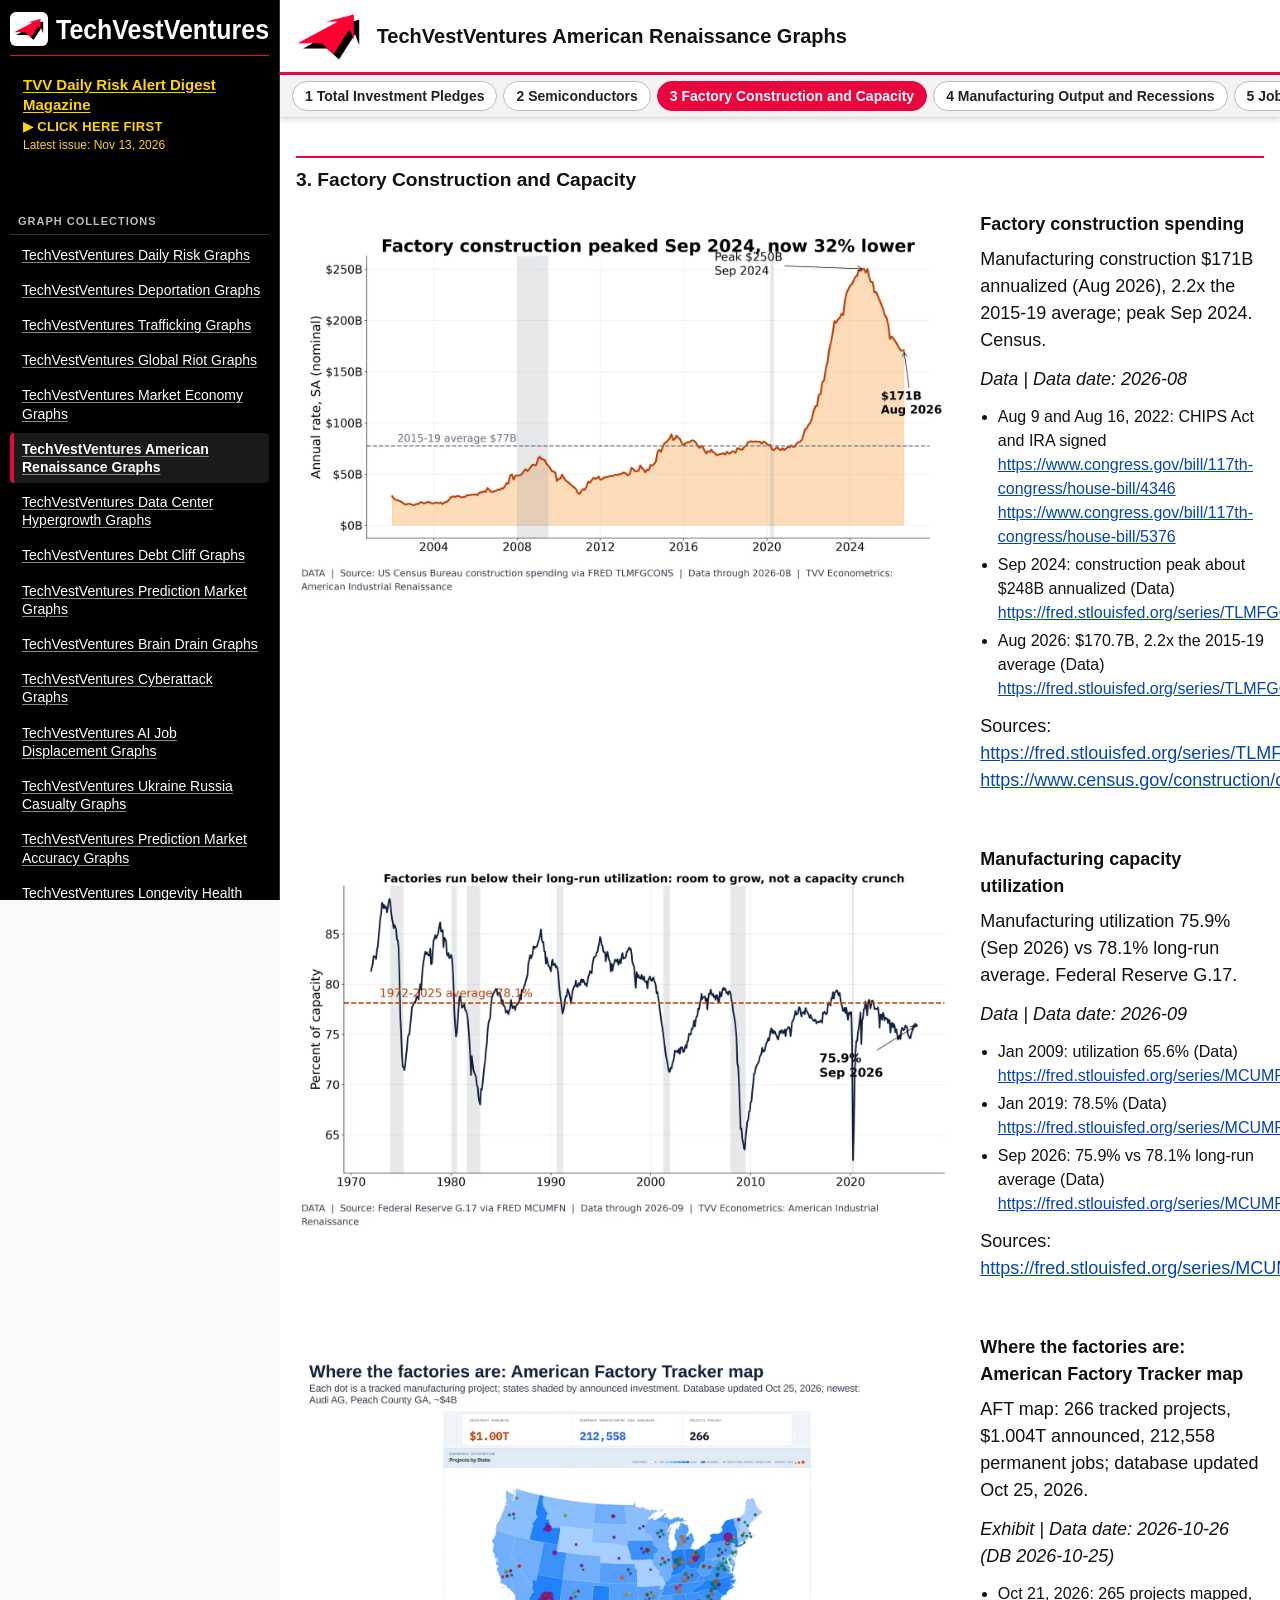
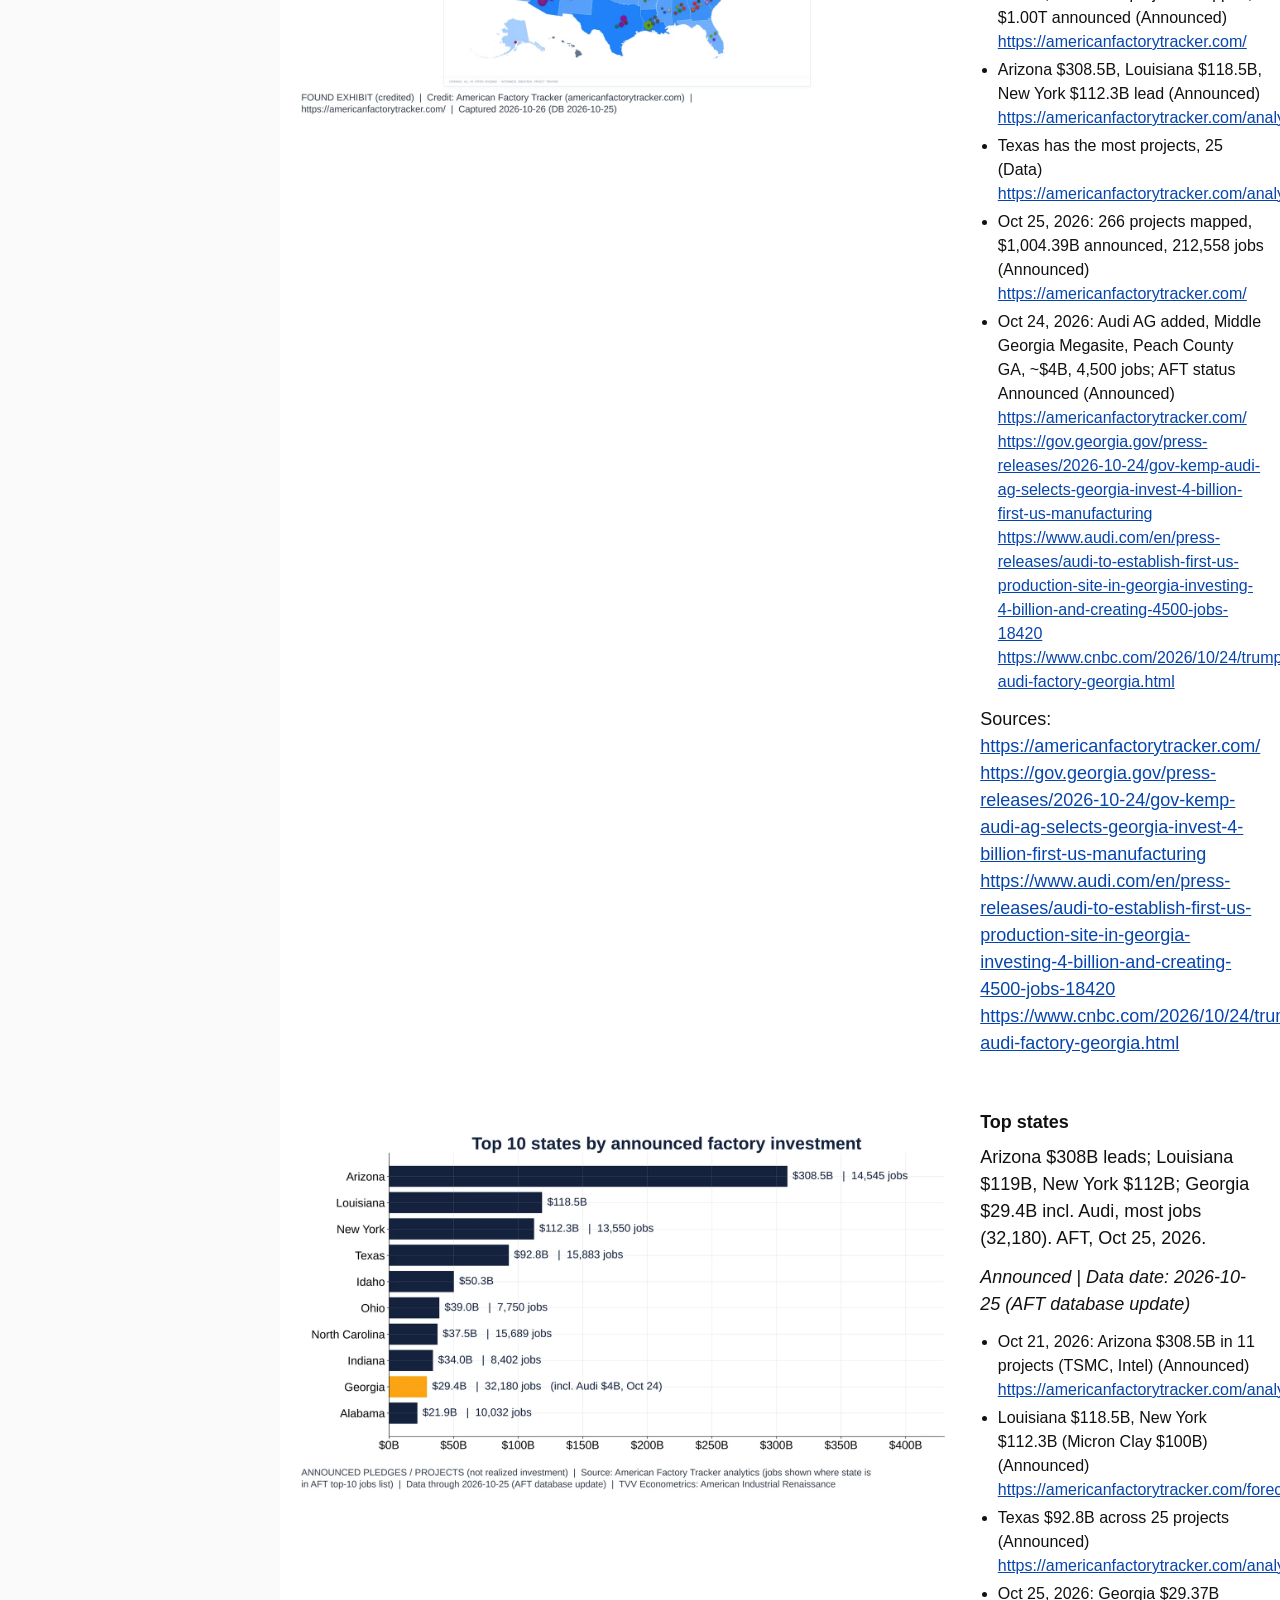
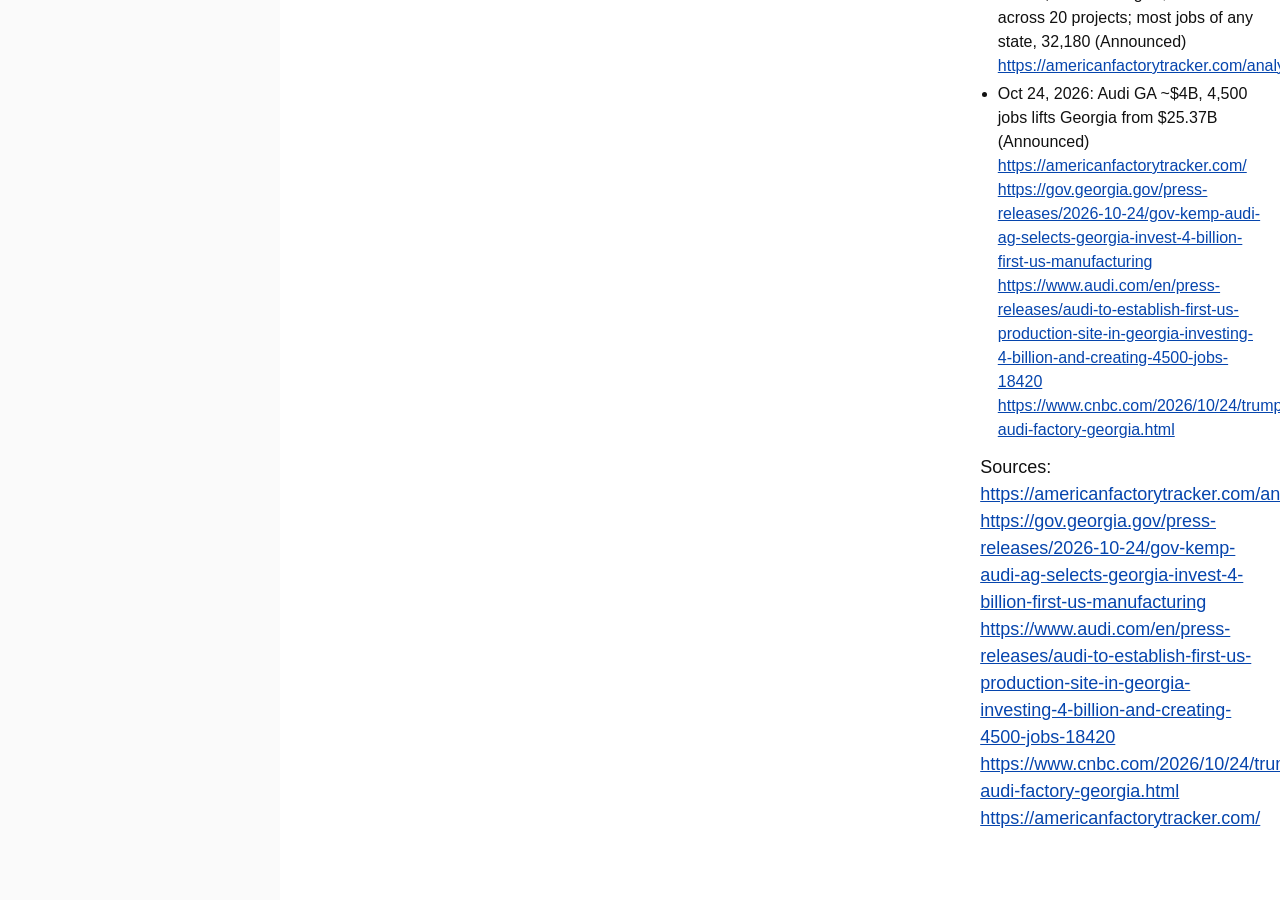
<file: issues/T3.html>
<!doctype html><html lang="en"><head><meta charset="utf-8"><meta name="viewport" content="width=device-width,initial-scale=1"><title>TechVestVentures American Renaissance Graphs — T3</title><link rel="icon" href="../assets/favicon.svg" type="image/svg+xml"><link rel="icon" href="../assets/favicon-32.png" sizes="32x32" type="image/png"><link rel="apple-touch-icon" href="../assets/apple-touch-icon.png"><link rel="stylesheet" href="../assets/style.css"><script>if(!/[?&]raw/.test(location.search))location.replace("../index.html#T3")</script></head><body><main id="issue"><h2 class="desk">3. Factory Construction and Capacity</h2><figure class="g"><img src="img/15.webp" alt="Factory construction spending" loading="lazy"><figcaption><span class="t">Factory construction spending</span><p>Manufacturing construction $171B annualized (Aug 2026), 2.2x the 2015-19 average; peak Sep 2024. Census.</p><p><i>Data | Data date: 2026-08</i></p><ul><li>Aug 9 and Aug 16, 2022: CHIPS Act and IRA signed <a href="https://www.congress.gov/bill/117th-congress/house-bill/4346">https://www.congress.gov/bill/117th-congress/house-bill/4346</a> <a href="https://www.congress.gov/bill/117th-congress/house-bill/5376">https://www.congress.gov/bill/117th-congress/house-bill/5376</a></li><li>Sep 2024: construction peak about $248B annualized (Data) <a href="https://fred.stlouisfed.org/series/TLMFGCONS">https://fred.stlouisfed.org/series/TLMFGCONS</a></li><li>Aug 2026: $170.7B, 2.2x the 2015-19 average (Data) <a href="https://fred.stlouisfed.org/series/TLMFGCONS">https://fred.stlouisfed.org/series/TLMFGCONS</a></li></ul><p>Sources: <a href="https://fred.stlouisfed.org/series/TLMFGCONS">https://fred.stlouisfed.org/series/TLMFGCONS</a> <a href="https://www.census.gov/construction/c30/c30index.html">https://www.census.gov/construction/c30/c30index.html</a></p></figcaption></figure>
<figure class="g"><img src="img/18.webp" alt="Manufacturing capacity utilization" loading="lazy"><figcaption><span class="t">Manufacturing capacity utilization</span><p>Manufacturing utilization 75.9% (Sep 2026) vs 78.1% long-run average. Federal Reserve G.17.</p><p><i>Data | Data date: 2026-09</i></p><ul><li>Jan 2009: utilization 65.6% (Data) <a href="https://fred.stlouisfed.org/series/MCUMFN">https://fred.stlouisfed.org/series/MCUMFN</a></li><li>Jan 2019: 78.5% (Data) <a href="https://fred.stlouisfed.org/series/MCUMFN">https://fred.stlouisfed.org/series/MCUMFN</a></li><li>Sep 2026: 75.9% vs 78.1% long-run average (Data) <a href="https://fred.stlouisfed.org/series/MCUMFN">https://fred.stlouisfed.org/series/MCUMFN</a></li></ul><p>Sources: <a href="https://fred.stlouisfed.org/series/MCUMFN">https://fred.stlouisfed.org/series/MCUMFN</a></p></figcaption></figure>
<figure class="g"><img src="img/03.webp" alt="Where the factories are: American Factory Tracker map" loading="lazy"><figcaption><span class="t">Where the factories are: American Factory Tracker map</span><p>AFT map: 266 tracked projects, $1.004T announced, 212,558 permanent jobs; database updated Oct 25, 2026.</p><p><i>Exhibit | Data date: 2026-10-26 (DB 2026-10-25)</i></p><ul><li>Oct 21, 2026: 265 projects mapped, $1.00T announced (Announced) <a href="https://americanfactorytracker.com/">https://americanfactorytracker.com/</a></li><li>Arizona $308.5B, Louisiana $118.5B, New York $112.3B lead (Announced) <a href="https://americanfactorytracker.com/analytics">https://americanfactorytracker.com/analytics</a></li><li>Texas has the most projects, 25 (Data) <a href="https://americanfactorytracker.com/analytics">https://americanfactorytracker.com/analytics</a></li><li>Oct 25, 2026: 266 projects mapped, $1,004.39B announced, 212,558 jobs (Announced) <a href="https://americanfactorytracker.com/">https://americanfactorytracker.com/</a></li><li>Oct 24, 2026: Audi AG added, Middle Georgia Megasite, Peach County GA, ~$4B, 4,500 jobs; AFT status Announced (Announced) <a href="https://americanfactorytracker.com/">https://americanfactorytracker.com/</a> <a href="https://gov.georgia.gov/press-releases/2026-10-24/gov-kemp-audi-ag-selects-georgia-invest-4-billion-first-us-manufacturing">https://gov.georgia.gov/press-releases/2026-10-24/gov-kemp-audi-ag-selects-georgia-invest-4-billion-first-us-manufacturing</a> <a href="https://www.audi.com/en/press-releases/audi-to-establish-first-us-production-site-in-georgia-investing-4-billion-and-creating-4500-jobs-18420">https://www.audi.com/en/press-releases/audi-to-establish-first-us-production-site-in-georgia-investing-4-billion-and-creating-4500-jobs-18420</a> <a href="https://www.cnbc.com/2026/10/24/trump-audi-factory-georgia.html">https://www.cnbc.com/2026/10/24/trump-audi-factory-georgia.html</a></li></ul><p>Sources: <a href="https://americanfactorytracker.com/">https://americanfactorytracker.com/</a> <a href="https://gov.georgia.gov/press-releases/2026-10-24/gov-kemp-audi-ag-selects-georgia-invest-4-billion-first-us-manufacturing">https://gov.georgia.gov/press-releases/2026-10-24/gov-kemp-audi-ag-selects-georgia-invest-4-billion-first-us-manufacturing</a> <a href="https://www.audi.com/en/press-releases/audi-to-establish-first-us-production-site-in-georgia-investing-4-billion-and-creating-4500-jobs-18420">https://www.audi.com/en/press-releases/audi-to-establish-first-us-production-site-in-georgia-investing-4-billion-and-creating-4500-jobs-18420</a> <a href="https://www.cnbc.com/2026/10/24/trump-audi-factory-georgia.html">https://www.cnbc.com/2026/10/24/trump-audi-factory-georgia.html</a></p></figcaption></figure>
<figure class="g"><img src="img/06.webp" alt="Top states" loading="lazy"><figcaption><span class="t">Top states</span><p>Arizona $308B leads; Louisiana $119B, New York $112B; Georgia $29.4B incl. Audi, most jobs (32,180). AFT, Oct 25, 2026.</p><p><i>Announced | Data date: 2026-10-25 (AFT database update)</i></p><ul><li>Oct 21, 2026: Arizona $308.5B in 11 projects (TSMC, Intel) (Announced) <a href="https://americanfactorytracker.com/analytics">https://americanfactorytracker.com/analytics</a></li><li>Louisiana $118.5B, New York $112.3B (Micron Clay $100B) (Announced) <a href="https://americanfactorytracker.com/forecast">https://americanfactorytracker.com/forecast</a></li><li>Texas $92.8B across 25 projects (Announced) <a href="https://americanfactorytracker.com/analytics">https://americanfactorytracker.com/analytics</a></li><li>Oct 25, 2026: Georgia $29.37B across 20 projects; most jobs of any state, 32,180 (Announced) <a href="https://americanfactorytracker.com/analytics">https://americanfactorytracker.com/analytics</a></li><li>Oct 24, 2026: Audi GA ~$4B, 4,500 jobs lifts Georgia from $25.37B (Announced) <a href="https://americanfactorytracker.com/">https://americanfactorytracker.com/</a> <a href="https://gov.georgia.gov/press-releases/2026-10-24/gov-kemp-audi-ag-selects-georgia-invest-4-billion-first-us-manufacturing">https://gov.georgia.gov/press-releases/2026-10-24/gov-kemp-audi-ag-selects-georgia-invest-4-billion-first-us-manufacturing</a> <a href="https://www.audi.com/en/press-releases/audi-to-establish-first-us-production-site-in-georgia-investing-4-billion-and-creating-4500-jobs-18420">https://www.audi.com/en/press-releases/audi-to-establish-first-us-production-site-in-georgia-investing-4-billion-and-creating-4500-jobs-18420</a> <a href="https://www.cnbc.com/2026/10/24/trump-audi-factory-georgia.html">https://www.cnbc.com/2026/10/24/trump-audi-factory-georgia.html</a></li></ul><p>Sources: <a href="https://americanfactorytracker.com/analytics">https://americanfactorytracker.com/analytics</a> <a href="https://gov.georgia.gov/press-releases/2026-10-24/gov-kemp-audi-ag-selects-georgia-invest-4-billion-first-us-manufacturing">https://gov.georgia.gov/press-releases/2026-10-24/gov-kemp-audi-ag-selects-georgia-invest-4-billion-first-us-manufacturing</a> <a href="https://www.audi.com/en/press-releases/audi-to-establish-first-us-production-site-in-georgia-investing-4-billion-and-creating-4500-jobs-18420">https://www.audi.com/en/press-releases/audi-to-establish-first-us-production-site-in-georgia-investing-4-billion-and-creating-4500-jobs-18420</a> <a href="https://www.cnbc.com/2026/10/24/trump-audi-factory-georgia.html">https://www.cnbc.com/2026/10/24/trump-audi-factory-georgia.html</a> <a href="https://americanfactorytracker.com/">https://americanfactorytracker.com/</a></p></figcaption></figure></main></body></html>
</file>
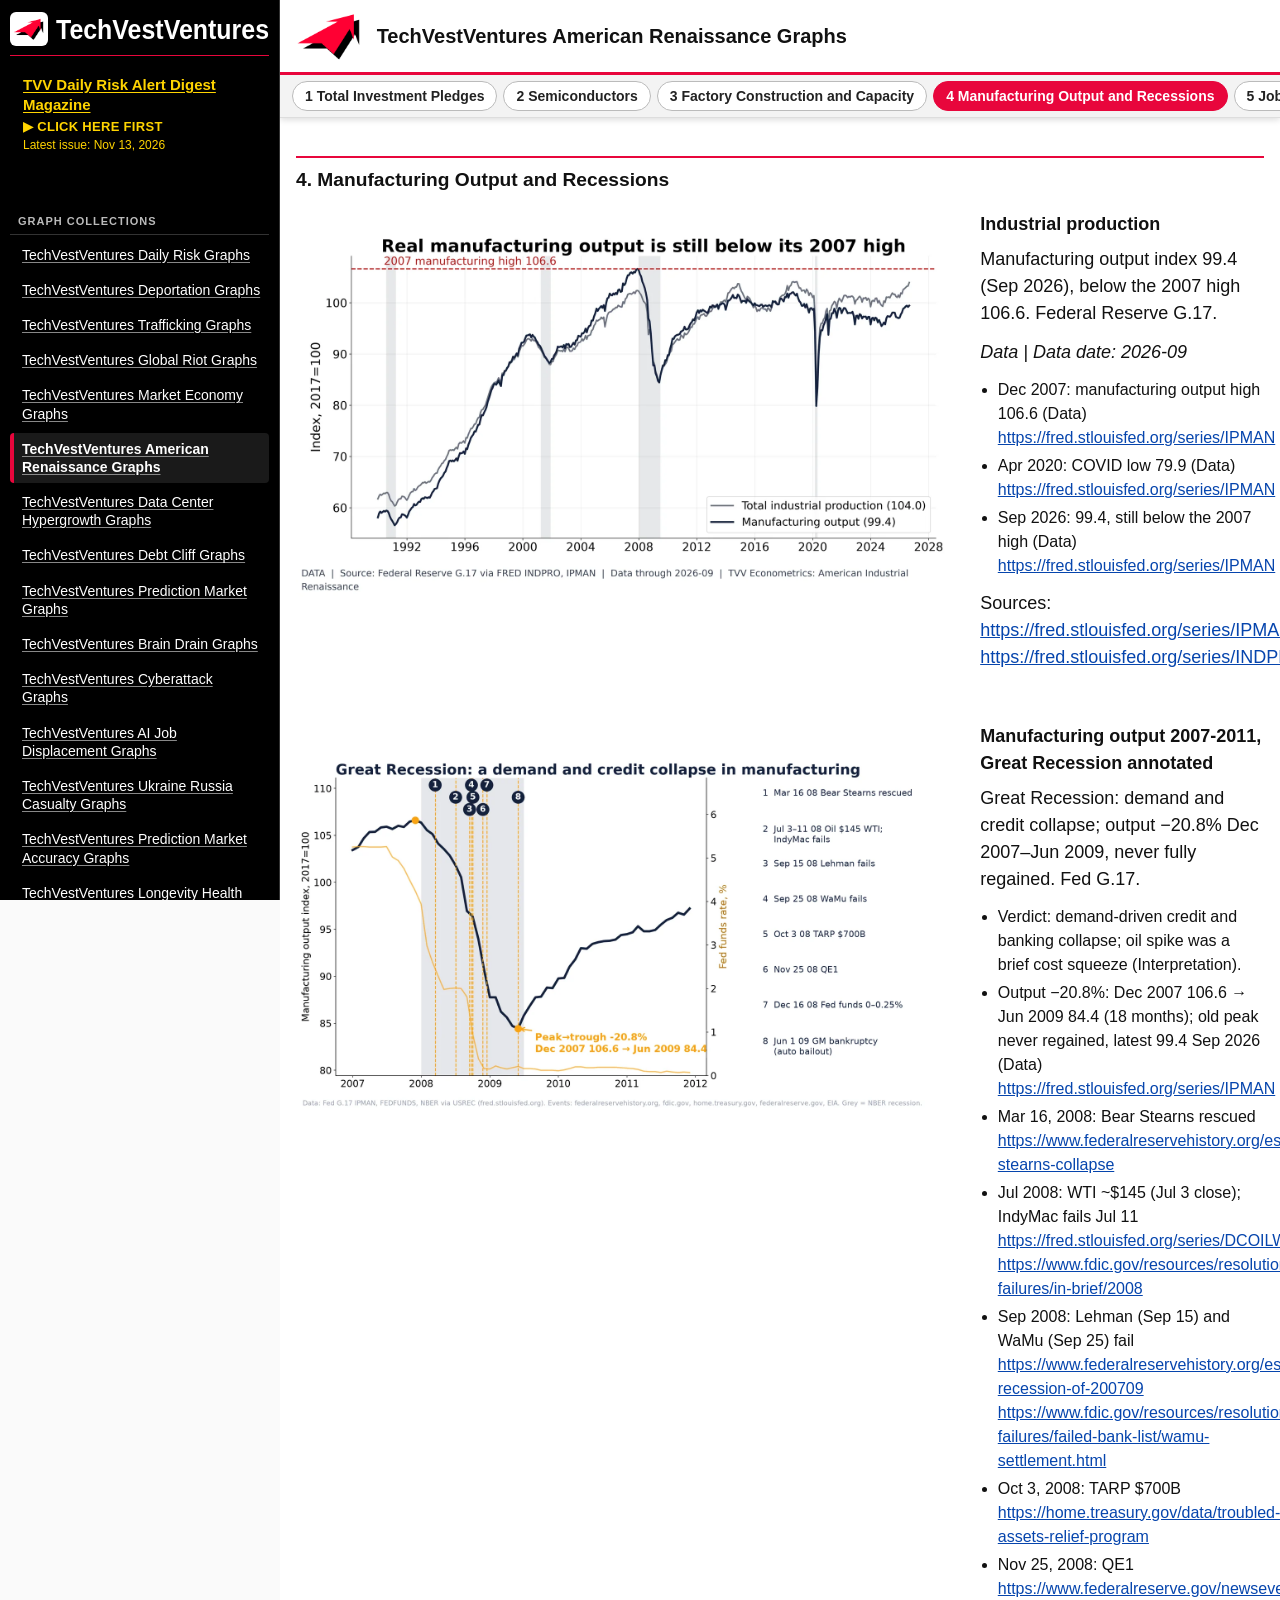
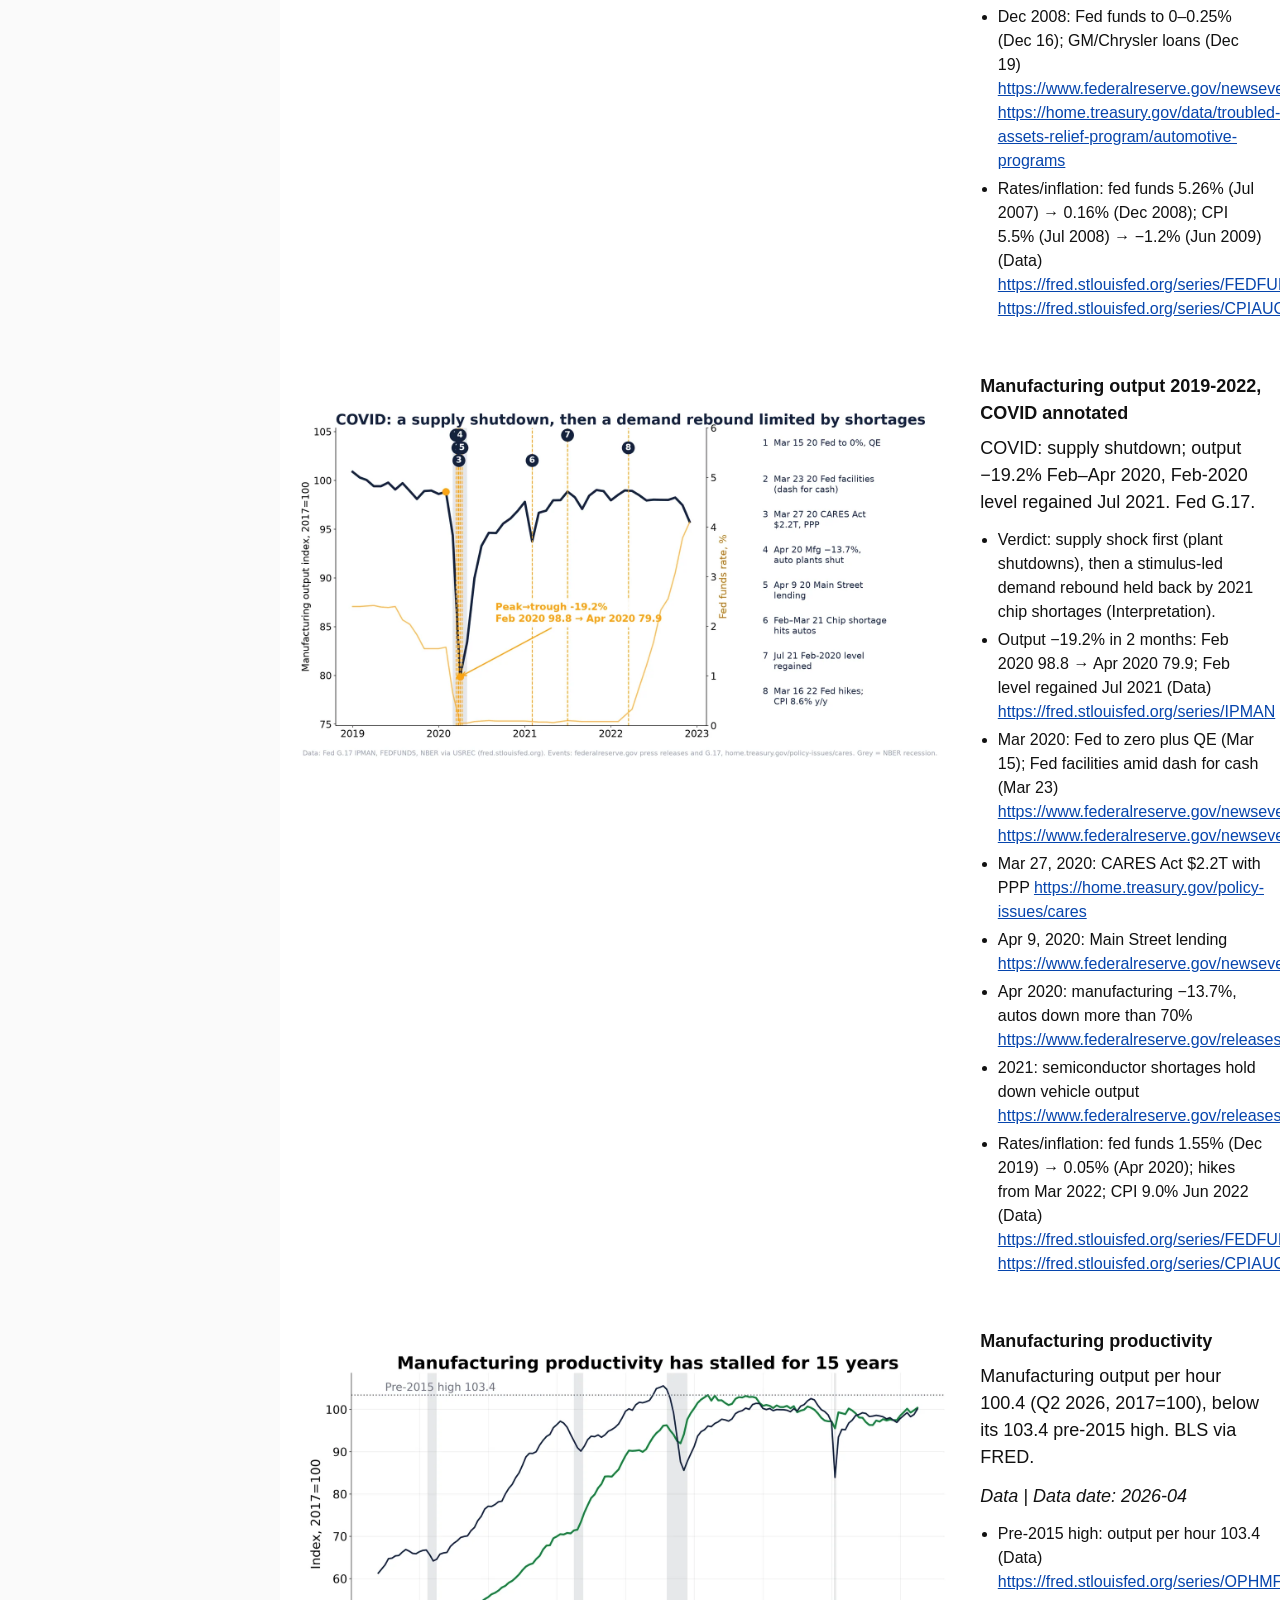
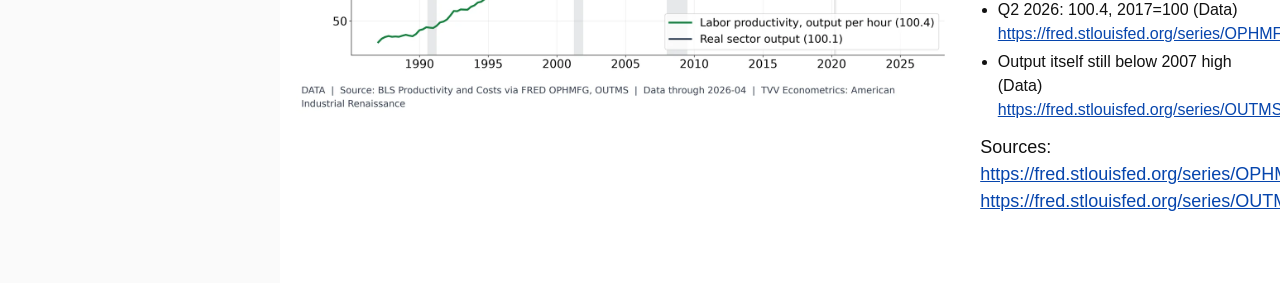
<file: issues/T4.html>
<!doctype html><html lang="en"><head><meta charset="utf-8"><meta name="viewport" content="width=device-width,initial-scale=1"><title>TechVestVentures American Renaissance Graphs — T4</title><link rel="icon" href="../assets/favicon.svg" type="image/svg+xml"><link rel="icon" href="../assets/favicon-32.png" sizes="32x32" type="image/png"><link rel="apple-touch-icon" href="../assets/apple-touch-icon.png"><link rel="stylesheet" href="../assets/style.css"><script>if(!/[?&]raw/.test(location.search))location.replace("../index.html#T4")</script></head><body><main id="issue"><h2 class="desk">4. Manufacturing Output and Recessions</h2><figure class="g"><img src="img/17.webp" alt="Industrial production" loading="lazy"><figcaption><span class="t">Industrial production</span><p>Manufacturing output index 99.4 (Sep 2026), below the 2007 high 106.6. Federal Reserve G.17.</p><p><i>Data | Data date: 2026-09</i></p><ul><li>Dec 2007: manufacturing output high 106.6 (Data) <a href="https://fred.stlouisfed.org/series/IPMAN">https://fred.stlouisfed.org/series/IPMAN</a></li><li>Apr 2020: COVID low 79.9 (Data) <a href="https://fred.stlouisfed.org/series/IPMAN">https://fred.stlouisfed.org/series/IPMAN</a></li><li>Sep 2026: 99.4, still below the 2007 high (Data) <a href="https://fred.stlouisfed.org/series/IPMAN">https://fred.stlouisfed.org/series/IPMAN</a></li></ul><p>Sources: <a href="https://fred.stlouisfed.org/series/IPMAN">https://fred.stlouisfed.org/series/IPMAN</a> <a href="https://fred.stlouisfed.org/series/INDPRO">https://fred.stlouisfed.org/series/INDPRO</a></p></figcaption></figure>
<figure class="g"><img src="img/28.webp" alt="Manufacturing output 2007-2011, Great Recession annotated" loading="lazy"><figcaption><span class="t">Manufacturing output 2007-2011, Great Recession annotated</span><p>Great Recession: demand and credit collapse; output −20.8% Dec 2007–Jun 2009, never fully regained. Fed G.17.</p><ul><li>Verdict: demand-driven credit and banking collapse; oil spike was a brief cost squeeze (Interpretation).</li><li>Output −20.8%: Dec 2007 106.6 → Jun 2009 84.4 (18 months); old peak never regained, latest 99.4 Sep 2026 (Data) <a href="https://fred.stlouisfed.org/series/IPMAN">https://fred.stlouisfed.org/series/IPMAN</a></li><li>Mar 16, 2008: Bear Stearns rescued <a href="https://www.federalreservehistory.org/essays/bear-stearns-collapse">https://www.federalreservehistory.org/essays/bear-stearns-collapse</a></li><li>Jul 2008: WTI ~$145 (Jul 3 close); IndyMac fails Jul 11 <a href="https://fred.stlouisfed.org/series/DCOILWTICO">https://fred.stlouisfed.org/series/DCOILWTICO</a> <a href="https://www.fdic.gov/resources/resolutions/bank-failures/in-brief/2008">https://www.fdic.gov/resources/resolutions/bank-failures/in-brief/2008</a></li><li>Sep 2008: Lehman (Sep 15) and WaMu (Sep 25) fail <a href="https://www.federalreservehistory.org/essays/great-recession-of-200709">https://www.federalreservehistory.org/essays/great-recession-of-200709</a> <a href="https://www.fdic.gov/resources/resolutions/bank-failures/failed-bank-list/wamu-settlement.html">https://www.fdic.gov/resources/resolutions/bank-failures/failed-bank-list/wamu-settlement.html</a></li><li>Oct 3, 2008: TARP $700B <a href="https://home.treasury.gov/data/troubled-assets-relief-program">https://home.treasury.gov/data/troubled-assets-relief-program</a></li><li>Nov 25, 2008: QE1 <a href="https://www.federalreserve.gov/newsevents/pressreleases/monetary20081125b.htm">https://www.federalreserve.gov/newsevents/pressreleases/monetary20081125b.htm</a></li><li>Dec 2008: Fed funds to 0–0.25% (Dec 16); GM/Chrysler loans (Dec 19) <a href="https://www.federalreserve.gov/newsevents/pressreleases/monetary20081216b.htm">https://www.federalreserve.gov/newsevents/pressreleases/monetary20081216b.htm</a> <a href="https://home.treasury.gov/data/troubled-assets-relief-program/automotive-programs">https://home.treasury.gov/data/troubled-assets-relief-program/automotive-programs</a></li><li>Rates/inflation: fed funds 5.26% (Jul 2007) → 0.16% (Dec 2008); CPI 5.5% (Jul 2008) → −1.2% (Jun 2009) (Data) <a href="https://fred.stlouisfed.org/series/FEDFUNDS">https://fred.stlouisfed.org/series/FEDFUNDS</a> <a href="https://fred.stlouisfed.org/series/CPIAUCSL">https://fred.stlouisfed.org/series/CPIAUCSL</a></li></ul></figcaption></figure>
<figure class="g"><img src="img/29.webp" alt="Manufacturing output 2019-2022, COVID annotated" loading="lazy"><figcaption><span class="t">Manufacturing output 2019-2022, COVID annotated</span><p>COVID: supply shutdown; output −19.2% Feb–Apr 2020, Feb-2020 level regained Jul 2021. Fed G.17.</p><ul><li>Verdict: supply shock first (plant shutdowns), then a stimulus-led demand rebound held back by 2021 chip shortages (Interpretation).</li><li>Output −19.2% in 2 months: Feb 2020 98.8 → Apr 2020 79.9; Feb level regained Jul 2021 (Data) <a href="https://fred.stlouisfed.org/series/IPMAN">https://fred.stlouisfed.org/series/IPMAN</a></li><li>Mar 2020: Fed to zero plus QE (Mar 15); Fed facilities amid dash for cash (Mar 23) <a href="https://www.federalreserve.gov/newsevents/pressreleases/monetary20200315a.htm">https://www.federalreserve.gov/newsevents/pressreleases/monetary20200315a.htm</a> <a href="https://www.federalreserve.gov/newsevents/pressreleases/monetary20200323b.htm">https://www.federalreserve.gov/newsevents/pressreleases/monetary20200323b.htm</a></li><li>Mar 27, 2020: CARES Act $2.2T with PPP <a href="https://home.treasury.gov/policy-issues/cares">https://home.treasury.gov/policy-issues/cares</a></li><li>Apr 9, 2020: Main Street lending <a href="https://www.federalreserve.gov/newsevents/pressreleases/monetary20200409a.htm">https://www.federalreserve.gov/newsevents/pressreleases/monetary20200409a.htm</a></li><li>Apr 2020: manufacturing −13.7%, autos down more than 70% <a href="https://www.federalreserve.gov/releases/g17/20200515/">https://www.federalreserve.gov/releases/g17/20200515/</a></li><li>2021: semiconductor shortages hold down vehicle output <a href="https://www.federalreserve.gov/releases/g17/20210415/">https://www.federalreserve.gov/releases/g17/20210415/</a></li><li>Rates/inflation: fed funds 1.55% (Dec 2019) → 0.05% (Apr 2020); hikes from Mar 2022; CPI 9.0% Jun 2022 (Data) <a href="https://fred.stlouisfed.org/series/FEDFUNDS">https://fred.stlouisfed.org/series/FEDFUNDS</a> <a href="https://fred.stlouisfed.org/series/CPIAUCSL">https://fred.stlouisfed.org/series/CPIAUCSL</a></li></ul></figcaption></figure>
<figure class="g"><img src="img/22.webp" alt="Manufacturing productivity" loading="lazy"><figcaption><span class="t">Manufacturing productivity</span><p>Manufacturing output per hour 100.4 (Q2 2026, 2017=100), below its 103.4 pre-2015 high. BLS via FRED.</p><p><i>Data | Data date: 2026-04</i></p><ul><li>Pre-2015 high: output per hour 103.4 (Data) <a href="https://fred.stlouisfed.org/series/OPHMFG">https://fred.stlouisfed.org/series/OPHMFG</a></li><li>Q2 2026: 100.4, 2017=100 (Data) <a href="https://fred.stlouisfed.org/series/OPHMFG">https://fred.stlouisfed.org/series/OPHMFG</a></li><li>Output itself still below 2007 high (Data) <a href="https://fred.stlouisfed.org/series/OUTMS">https://fred.stlouisfed.org/series/OUTMS</a></li></ul><p>Sources: <a href="https://fred.stlouisfed.org/series/OPHMFG">https://fred.stlouisfed.org/series/OPHMFG</a> <a href="https://fred.stlouisfed.org/series/OUTMS">https://fred.stlouisfed.org/series/OUTMS</a></p></figcaption></figure></main></body></html>
</file>
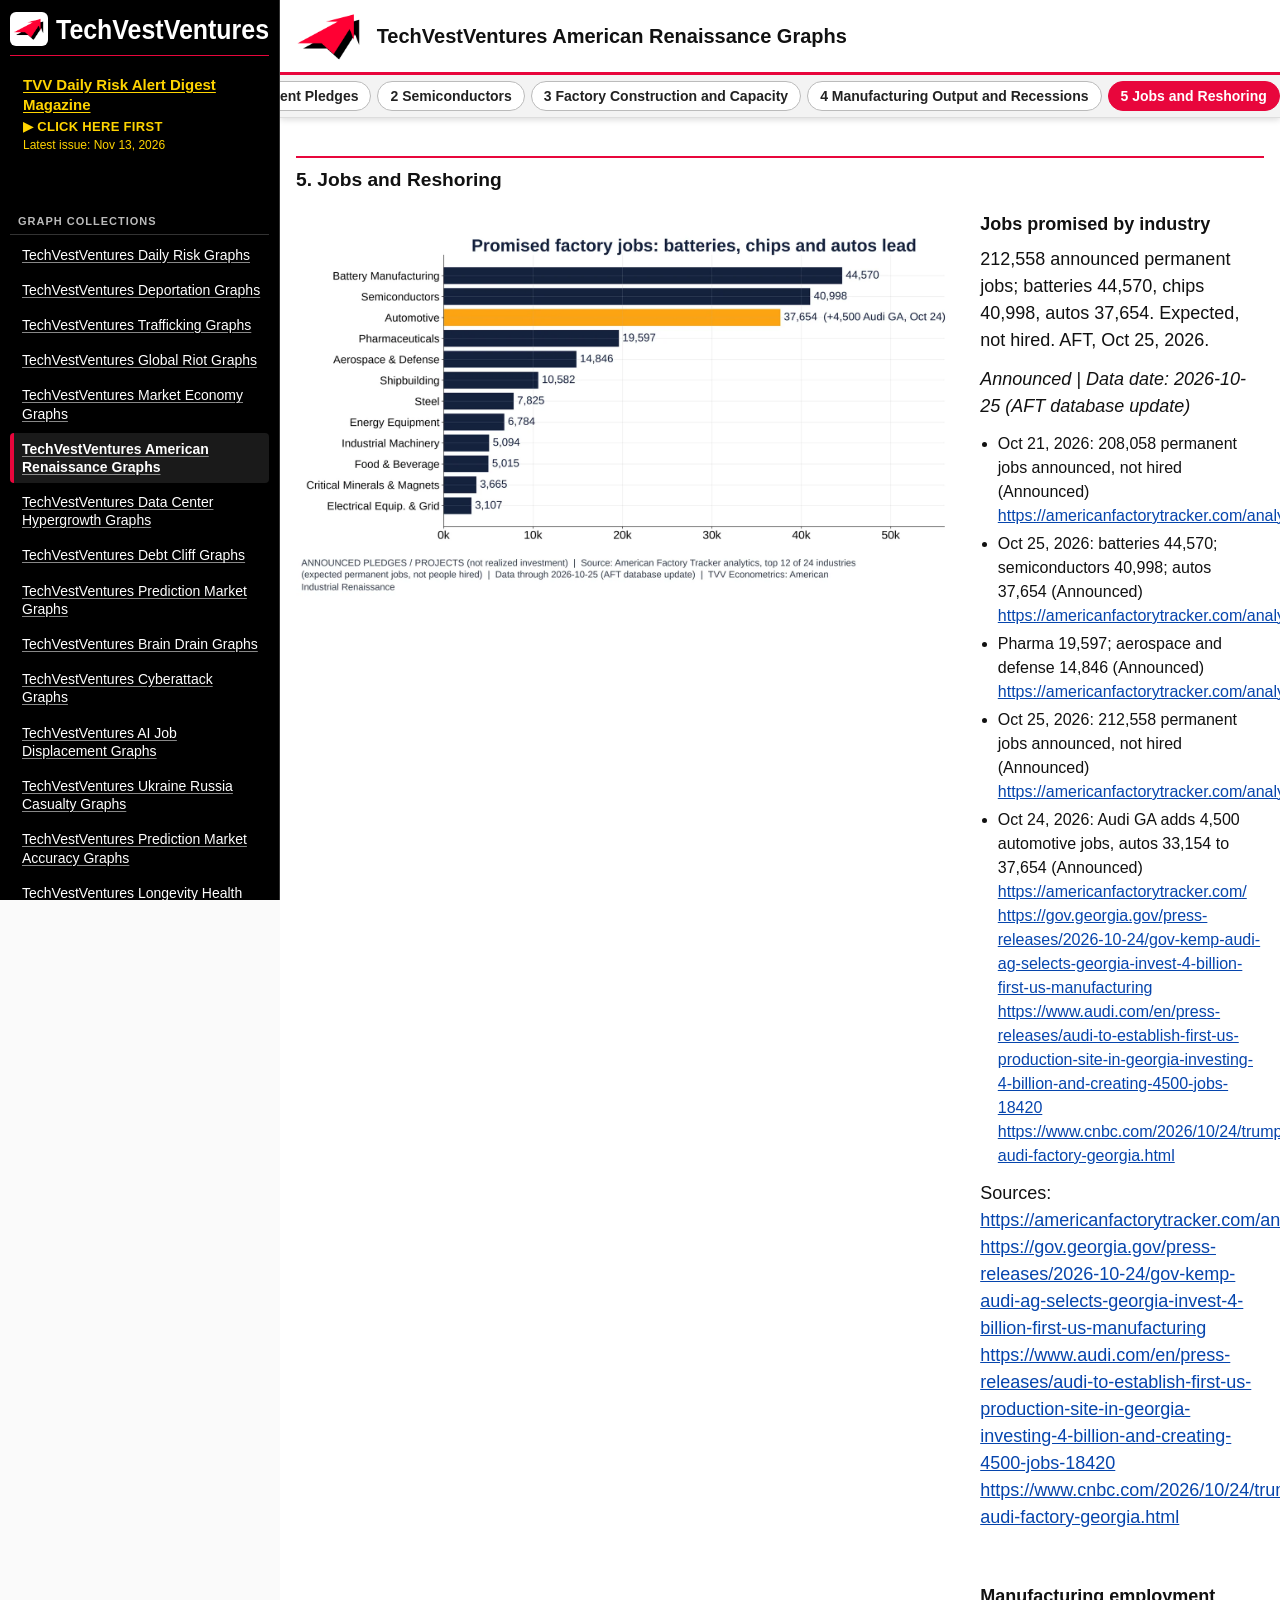
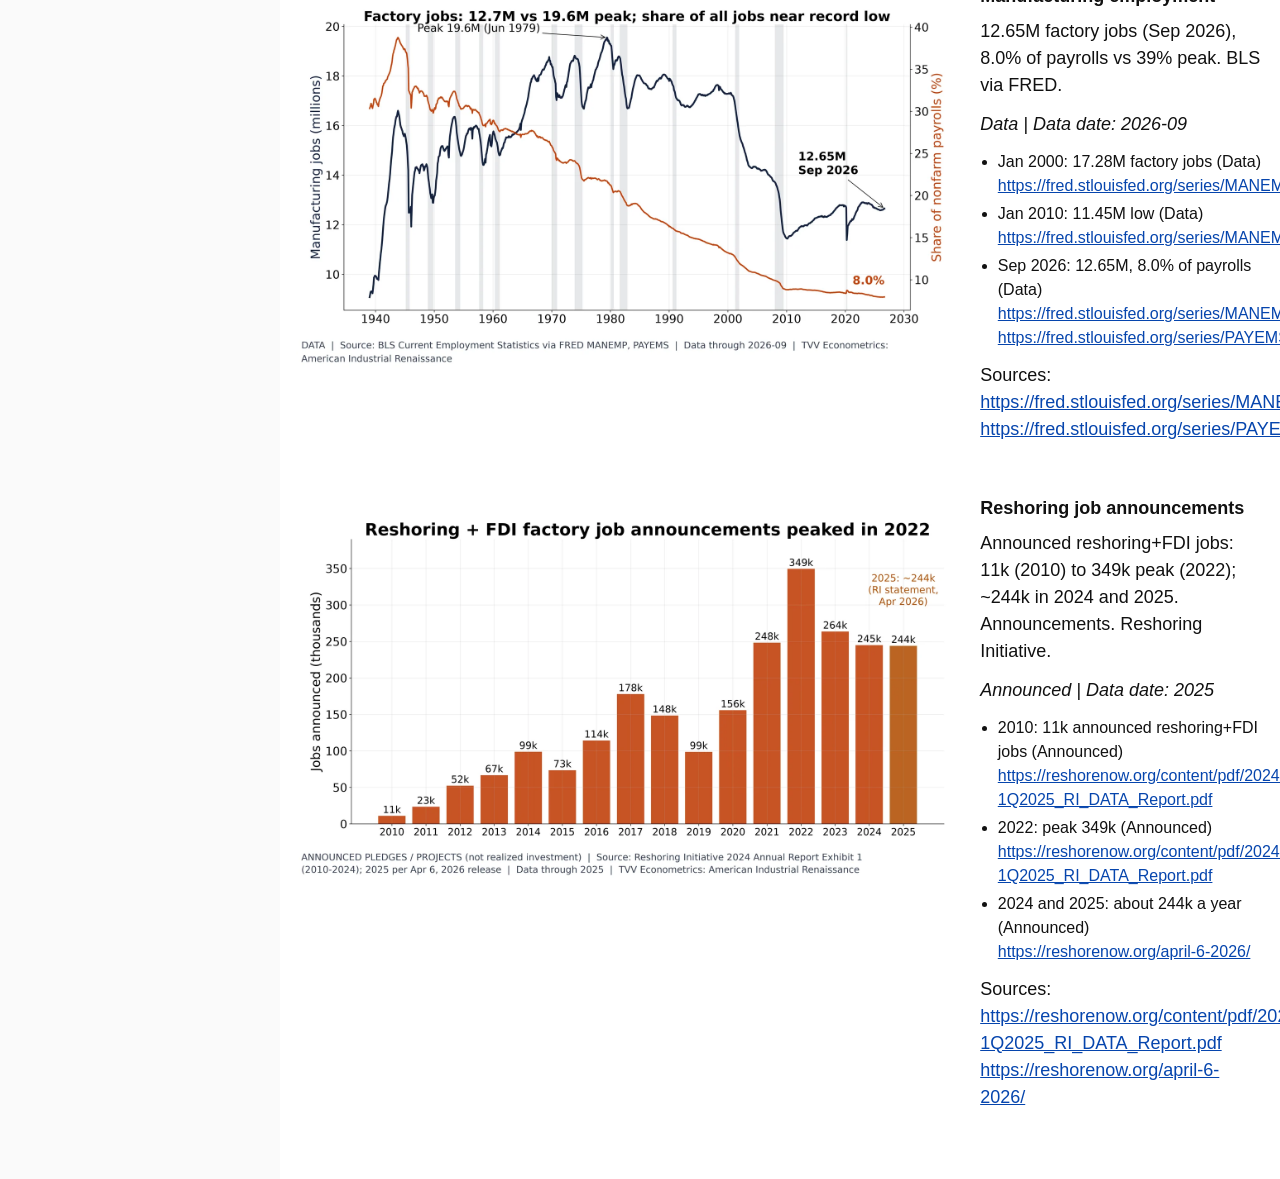
<file: issues/T5.html>
<!doctype html><html lang="en"><head><meta charset="utf-8"><meta name="viewport" content="width=device-width,initial-scale=1"><title>TechVestVentures American Renaissance Graphs — T5</title><link rel="icon" href="../assets/favicon.svg" type="image/svg+xml"><link rel="icon" href="../assets/favicon-32.png" sizes="32x32" type="image/png"><link rel="apple-touch-icon" href="../assets/apple-touch-icon.png"><link rel="stylesheet" href="../assets/style.css"><script>if(!/[?&]raw/.test(location.search))location.replace("../index.html#T5")</script></head><body><main id="issue"><h2 class="desk">5. Jobs and Reshoring</h2><figure class="g"><img src="img/09.webp" alt="Jobs promised by industry" loading="lazy"><figcaption><span class="t">Jobs promised by industry</span><p>212,558 announced permanent jobs; batteries 44,570, chips 40,998, autos 37,654. Expected, not hired. AFT, Oct 25, 2026.</p><p><i>Announced | Data date: 2026-10-25 (AFT database update)</i></p><ul><li>Oct 21, 2026: 208,058 permanent jobs announced, not hired (Announced) <a href="https://americanfactorytracker.com/analytics">https://americanfactorytracker.com/analytics</a></li><li>Oct 25, 2026: batteries 44,570; semiconductors 40,998; autos 37,654 (Announced) <a href="https://americanfactorytracker.com/analytics">https://americanfactorytracker.com/analytics</a></li><li>Pharma 19,597; aerospace and defense 14,846 (Announced) <a href="https://americanfactorytracker.com/analytics">https://americanfactorytracker.com/analytics</a></li><li>Oct 25, 2026: 212,558 permanent jobs announced, not hired (Announced) <a href="https://americanfactorytracker.com/analytics">https://americanfactorytracker.com/analytics</a></li><li>Oct 24, 2026: Audi GA adds 4,500 automotive jobs, autos 33,154 to 37,654 (Announced) <a href="https://americanfactorytracker.com/">https://americanfactorytracker.com/</a> <a href="https://gov.georgia.gov/press-releases/2026-10-24/gov-kemp-audi-ag-selects-georgia-invest-4-billion-first-us-manufacturing">https://gov.georgia.gov/press-releases/2026-10-24/gov-kemp-audi-ag-selects-georgia-invest-4-billion-first-us-manufacturing</a> <a href="https://www.audi.com/en/press-releases/audi-to-establish-first-us-production-site-in-georgia-investing-4-billion-and-creating-4500-jobs-18420">https://www.audi.com/en/press-releases/audi-to-establish-first-us-production-site-in-georgia-investing-4-billion-and-creating-4500-jobs-18420</a> <a href="https://www.cnbc.com/2026/10/24/trump-audi-factory-georgia.html">https://www.cnbc.com/2026/10/24/trump-audi-factory-georgia.html</a></li></ul><p>Sources: <a href="https://americanfactorytracker.com/analytics">https://americanfactorytracker.com/analytics</a> <a href="https://gov.georgia.gov/press-releases/2026-10-24/gov-kemp-audi-ag-selects-georgia-invest-4-billion-first-us-manufacturing">https://gov.georgia.gov/press-releases/2026-10-24/gov-kemp-audi-ag-selects-georgia-invest-4-billion-first-us-manufacturing</a> <a href="https://www.audi.com/en/press-releases/audi-to-establish-first-us-production-site-in-georgia-investing-4-billion-and-creating-4500-jobs-18420">https://www.audi.com/en/press-releases/audi-to-establish-first-us-production-site-in-georgia-investing-4-billion-and-creating-4500-jobs-18420</a> <a href="https://www.cnbc.com/2026/10/24/trump-audi-factory-georgia.html">https://www.cnbc.com/2026/10/24/trump-audi-factory-georgia.html</a></p></figcaption></figure>
<figure class="g"><img src="img/19.webp" alt="Manufacturing employment" loading="lazy"><figcaption><span class="t">Manufacturing employment</span><p>12.65M factory jobs (Sep 2026), 8.0% of payrolls vs 39% peak. BLS via FRED.</p><p><i>Data | Data date: 2026-09</i></p><ul><li>Jan 2000: 17.28M factory jobs (Data) <a href="https://fred.stlouisfed.org/series/MANEMP">https://fred.stlouisfed.org/series/MANEMP</a></li><li>Jan 2010: 11.45M low (Data) <a href="https://fred.stlouisfed.org/series/MANEMP">https://fred.stlouisfed.org/series/MANEMP</a></li><li>Sep 2026: 12.65M, 8.0% of payrolls (Data) <a href="https://fred.stlouisfed.org/series/MANEMP">https://fred.stlouisfed.org/series/MANEMP</a> <a href="https://fred.stlouisfed.org/series/PAYEMS">https://fred.stlouisfed.org/series/PAYEMS</a></li></ul><p>Sources: <a href="https://fred.stlouisfed.org/series/MANEMP">https://fred.stlouisfed.org/series/MANEMP</a> <a href="https://fred.stlouisfed.org/series/PAYEMS">https://fred.stlouisfed.org/series/PAYEMS</a></p></figcaption></figure>
<figure class="g"><img src="img/24.webp" alt="Reshoring job announcements" loading="lazy"><figcaption><span class="t">Reshoring job announcements</span><p>Announced reshoring+FDI jobs: 11k (2010) to 349k peak (2022); ~244k in 2024 and 2025. Announcements. Reshoring Initiative.</p><p><i>Announced | Data date: 2025</i></p><ul><li>2010: 11k announced reshoring+FDI jobs (Announced) <a href="https://reshorenow.org/content/pdf/2024-1Q2025_RI_DATA_Report.pdf">https://reshorenow.org/content/pdf/2024-1Q2025_RI_DATA_Report.pdf</a></li><li>2022: peak 349k (Announced) <a href="https://reshorenow.org/content/pdf/2024-1Q2025_RI_DATA_Report.pdf">https://reshorenow.org/content/pdf/2024-1Q2025_RI_DATA_Report.pdf</a></li><li>2024 and 2025: about 244k a year (Announced) <a href="https://reshorenow.org/april-6-2026/">https://reshorenow.org/april-6-2026/</a></li></ul><p>Sources: <a href="https://reshorenow.org/content/pdf/2024-1Q2025_RI_DATA_Report.pdf">https://reshorenow.org/content/pdf/2024-1Q2025_RI_DATA_Report.pdf</a> <a href="https://reshorenow.org/april-6-2026/">https://reshorenow.org/april-6-2026/</a></p></figcaption></figure></main></body></html>
</file>
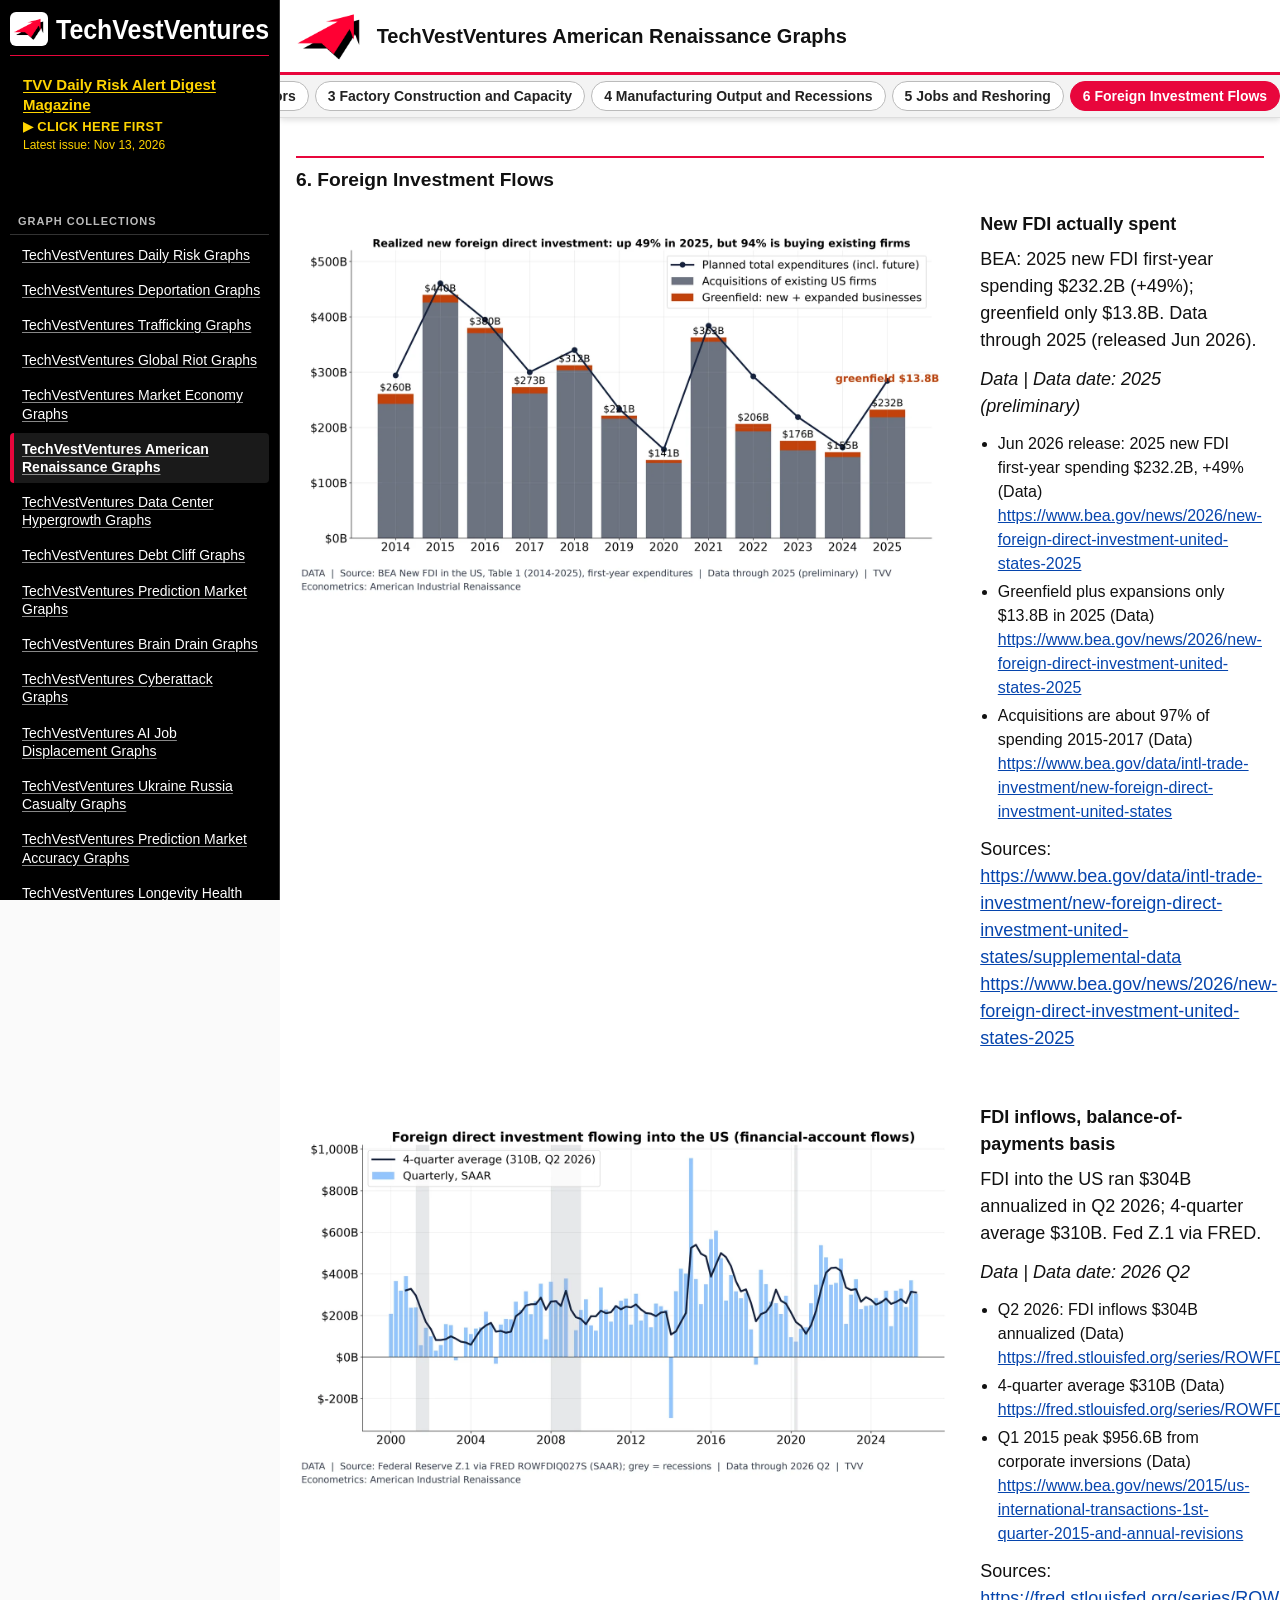
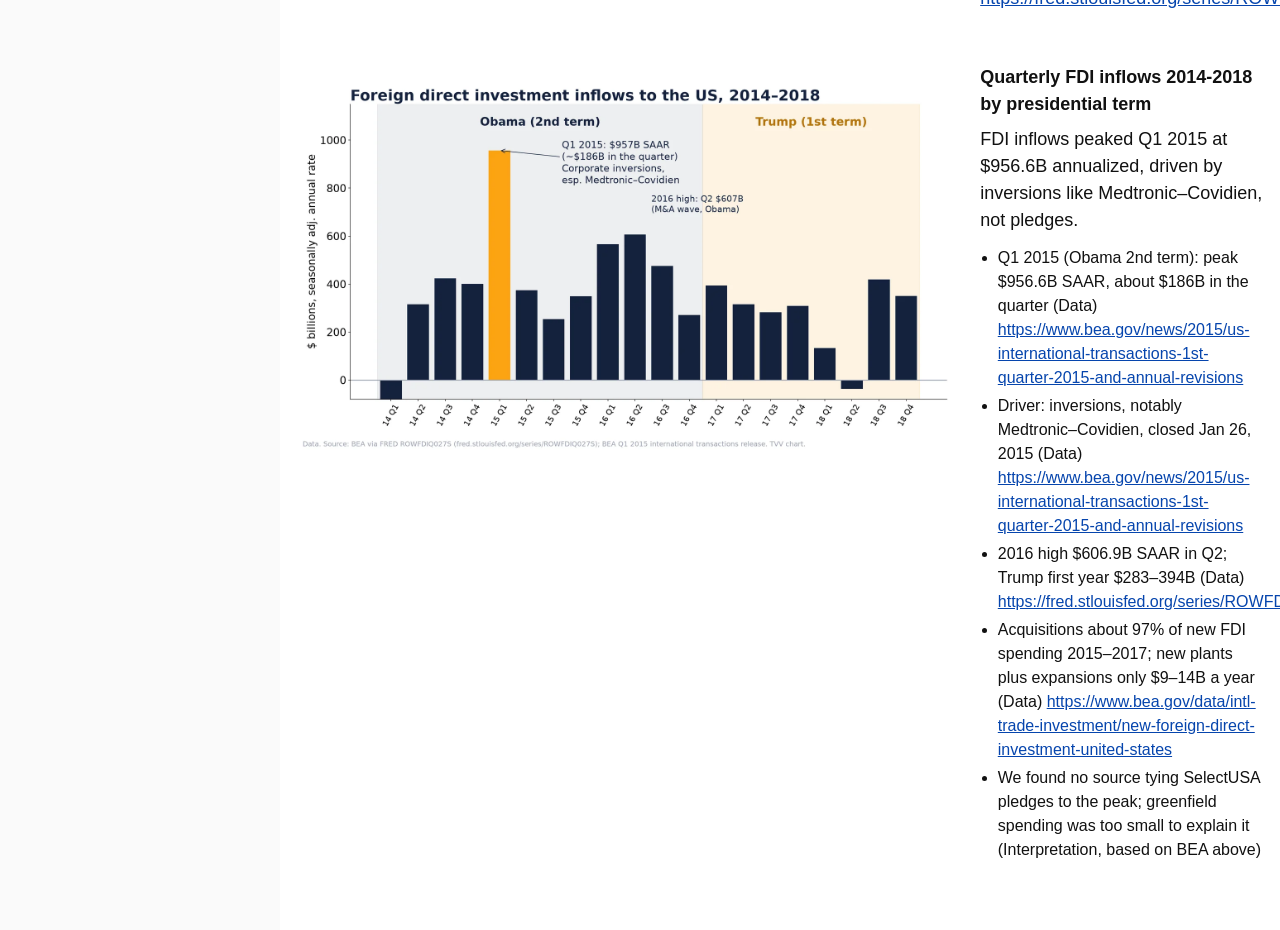
<file: issues/T6.html>
<!doctype html><html lang="en"><head><meta charset="utf-8"><meta name="viewport" content="width=device-width,initial-scale=1"><title>TechVestVentures American Renaissance Graphs — T6</title><link rel="icon" href="../assets/favicon.svg" type="image/svg+xml"><link rel="icon" href="../assets/favicon-32.png" sizes="32x32" type="image/png"><link rel="apple-touch-icon" href="../assets/apple-touch-icon.png"><link rel="stylesheet" href="../assets/style.css"><script>if(!/[?&]raw/.test(location.search))location.replace("../index.html#T6")</script></head><body><main id="issue"><h2 class="desk">6. Foreign Investment Flows</h2><figure class="g"><img src="img/13.webp" alt="New FDI actually spent" loading="lazy"><figcaption><span class="t">New FDI actually spent</span><p>BEA: 2025 new FDI first-year spending $232.2B (+49%); greenfield only $13.8B. Data through 2025 (released Jun 2026).</p><p><i>Data | Data date: 2025 (preliminary)</i></p><ul><li>Jun 2026 release: 2025 new FDI first-year spending $232.2B, +49% (Data) <a href="https://www.bea.gov/news/2026/new-foreign-direct-investment-united-states-2025">https://www.bea.gov/news/2026/new-foreign-direct-investment-united-states-2025</a></li><li>Greenfield plus expansions only $13.8B in 2025 (Data) <a href="https://www.bea.gov/news/2026/new-foreign-direct-investment-united-states-2025">https://www.bea.gov/news/2026/new-foreign-direct-investment-united-states-2025</a></li><li>Acquisitions are about 97% of spending 2015-2017 (Data) <a href="https://www.bea.gov/data/intl-trade-investment/new-foreign-direct-investment-united-states">https://www.bea.gov/data/intl-trade-investment/new-foreign-direct-investment-united-states</a></li></ul><p>Sources: <a href="https://www.bea.gov/data/intl-trade-investment/new-foreign-direct-investment-united-states/supplemental-data">https://www.bea.gov/data/intl-trade-investment/new-foreign-direct-investment-united-states/supplemental-data</a> <a href="https://www.bea.gov/news/2026/new-foreign-direct-investment-united-states-2025">https://www.bea.gov/news/2026/new-foreign-direct-investment-united-states-2025</a></p></figcaption></figure>
<figure class="g"><img src="img/14.webp" alt="FDI inflows, balance-of-payments basis" loading="lazy"><figcaption><span class="t">FDI inflows, balance-of-payments basis</span><p>FDI into the US ran $304B annualized in Q2 2026; 4-quarter average $310B. Fed Z.1 via FRED.</p><p><i>Data | Data date: 2026 Q2</i></p><ul><li>Q2 2026: FDI inflows $304B annualized (Data) <a href="https://fred.stlouisfed.org/series/ROWFDIQ027S">https://fred.stlouisfed.org/series/ROWFDIQ027S</a></li><li>4-quarter average $310B (Data) <a href="https://fred.stlouisfed.org/series/ROWFDIQ027S">https://fred.stlouisfed.org/series/ROWFDIQ027S</a></li><li>Q1 2015 peak $956.6B from corporate inversions (Data) <a href="https://www.bea.gov/news/2015/us-international-transactions-1st-quarter-2015-and-annual-revisions">https://www.bea.gov/news/2015/us-international-transactions-1st-quarter-2015-and-annual-revisions</a></li></ul><p>Sources: <a href="https://fred.stlouisfed.org/series/ROWFDIQ027S">https://fred.stlouisfed.org/series/ROWFDIQ027S</a></p></figcaption></figure>
<figure class="g"><img src="img/27.webp" alt="Quarterly FDI inflows 2014-2018 by presidential term" loading="lazy"><figcaption><span class="t">Quarterly FDI inflows 2014-2018 by presidential term</span><p>FDI inflows peaked Q1 2015 at $956.6B annualized, driven by inversions like Medtronic–Covidien, not pledges.</p><ul><li>Q1 2015 (Obama 2nd term): peak $956.6B SAAR, about $186B in the quarter (Data) <a href="https://www.bea.gov/news/2015/us-international-transactions-1st-quarter-2015-and-annual-revisions">https://www.bea.gov/news/2015/us-international-transactions-1st-quarter-2015-and-annual-revisions</a></li><li>Driver: inversions, notably Medtronic–Covidien, closed Jan 26, 2015 (Data) <a href="https://www.bea.gov/news/2015/us-international-transactions-1st-quarter-2015-and-annual-revisions">https://www.bea.gov/news/2015/us-international-transactions-1st-quarter-2015-and-annual-revisions</a></li><li>2016 high $606.9B SAAR in Q2; Trump first year $283–394B (Data) <a href="https://fred.stlouisfed.org/series/ROWFDIQ027S">https://fred.stlouisfed.org/series/ROWFDIQ027S</a></li><li>Acquisitions about 97% of new FDI spending 2015–2017; new plants plus expansions only $9–14B a year (Data) <a href="https://www.bea.gov/data/intl-trade-investment/new-foreign-direct-investment-united-states">https://www.bea.gov/data/intl-trade-investment/new-foreign-direct-investment-united-states</a></li><li>We found no source tying SelectUSA pledges to the peak; greenfield spending was too small to explain it (Interpretation, based on BEA above)</li></ul></figcaption></figure></main></body></html>
</file>
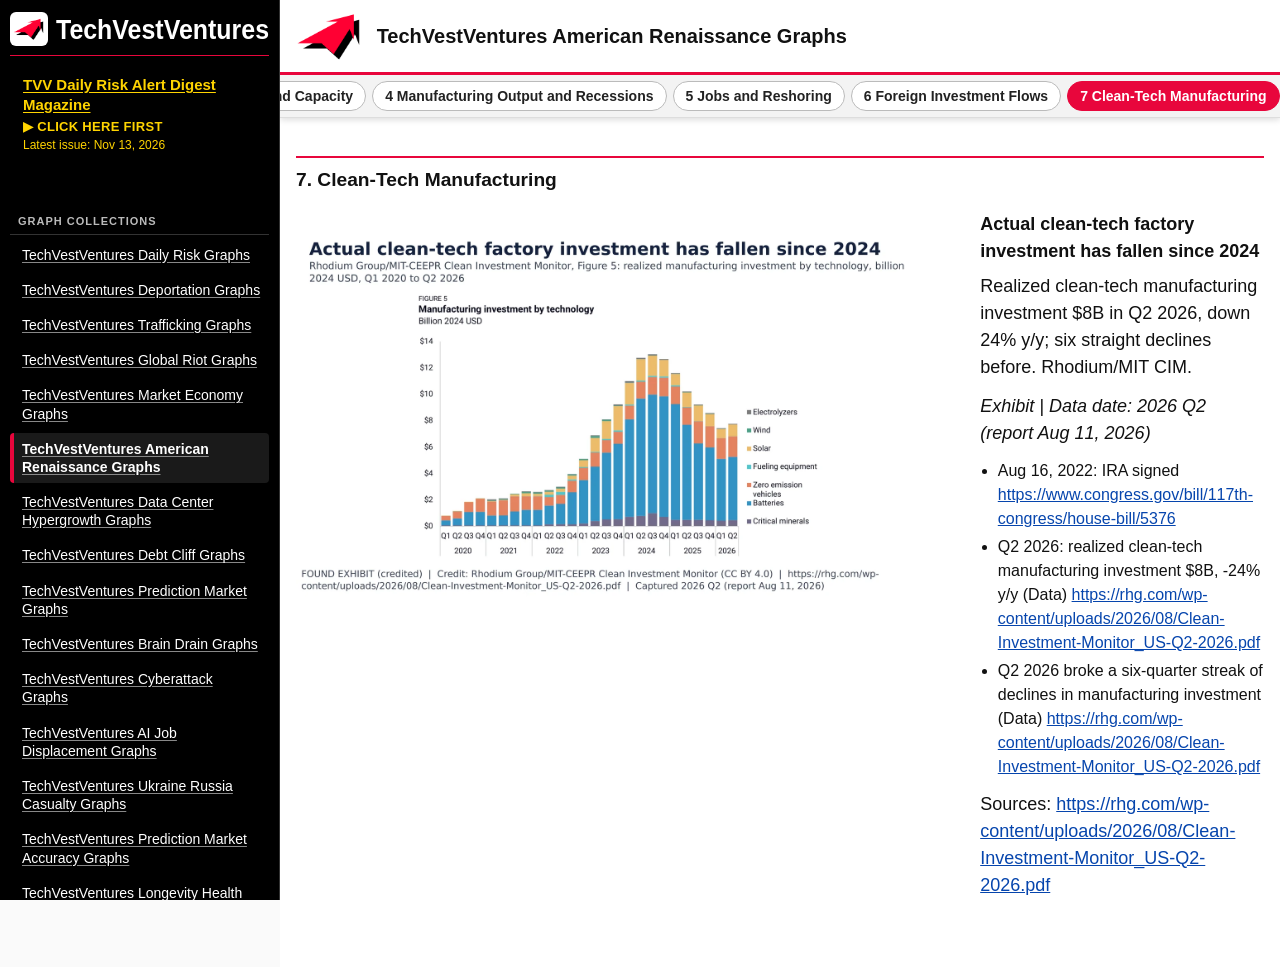
<file: issues/T7.html>
<!doctype html><html lang="en"><head><meta charset="utf-8"><meta name="viewport" content="width=device-width,initial-scale=1"><title>TechVestVentures American Renaissance Graphs — T7</title><link rel="icon" href="../assets/favicon.svg" type="image/svg+xml"><link rel="icon" href="../assets/favicon-32.png" sizes="32x32" type="image/png"><link rel="apple-touch-icon" href="../assets/apple-touch-icon.png"><link rel="stylesheet" href="../assets/style.css"><script>if(!/[?&]raw/.test(location.search))location.replace("../index.html#T7")</script></head><body><main id="issue"><h2 class="desk">7. Clean-Tech Manufacturing</h2><figure class="g"><img src="img/25.webp" alt="Actual clean-tech factory investment has fallen since 2024" loading="lazy"><figcaption><span class="t">Actual clean-tech factory investment has fallen since 2024</span><p>Realized clean-tech manufacturing investment $8B in Q2 2026, down 24% y/y; six straight declines before. Rhodium/MIT CIM.</p><p><i>Exhibit | Data date: 2026 Q2 (report Aug 11, 2026)</i></p><ul><li>Aug 16, 2022: IRA signed <a href="https://www.congress.gov/bill/117th-congress/house-bill/5376">https://www.congress.gov/bill/117th-congress/house-bill/5376</a></li><li>Q2 2026: realized clean-tech manufacturing investment $8B, -24% y/y (Data) <a href="https://rhg.com/wp-content/uploads/2026/08/Clean-Investment-Monitor_US-Q2-2026.pdf">https://rhg.com/wp-content/uploads/2026/08/Clean-Investment-Monitor_US-Q2-2026.pdf</a></li><li>Q2 2026 broke a six-quarter streak of declines in manufacturing investment (Data) <a href="https://rhg.com/wp-content/uploads/2026/08/Clean-Investment-Monitor_US-Q2-2026.pdf">https://rhg.com/wp-content/uploads/2026/08/Clean-Investment-Monitor_US-Q2-2026.pdf</a></li></ul><p>Sources: <a href="https://rhg.com/wp-content/uploads/2026/08/Clean-Investment-Monitor_US-Q2-2026.pdf">https://rhg.com/wp-content/uploads/2026/08/Clean-Investment-Monitor_US-Q2-2026.pdf</a></p></figcaption></figure></main></body></html>
</file>
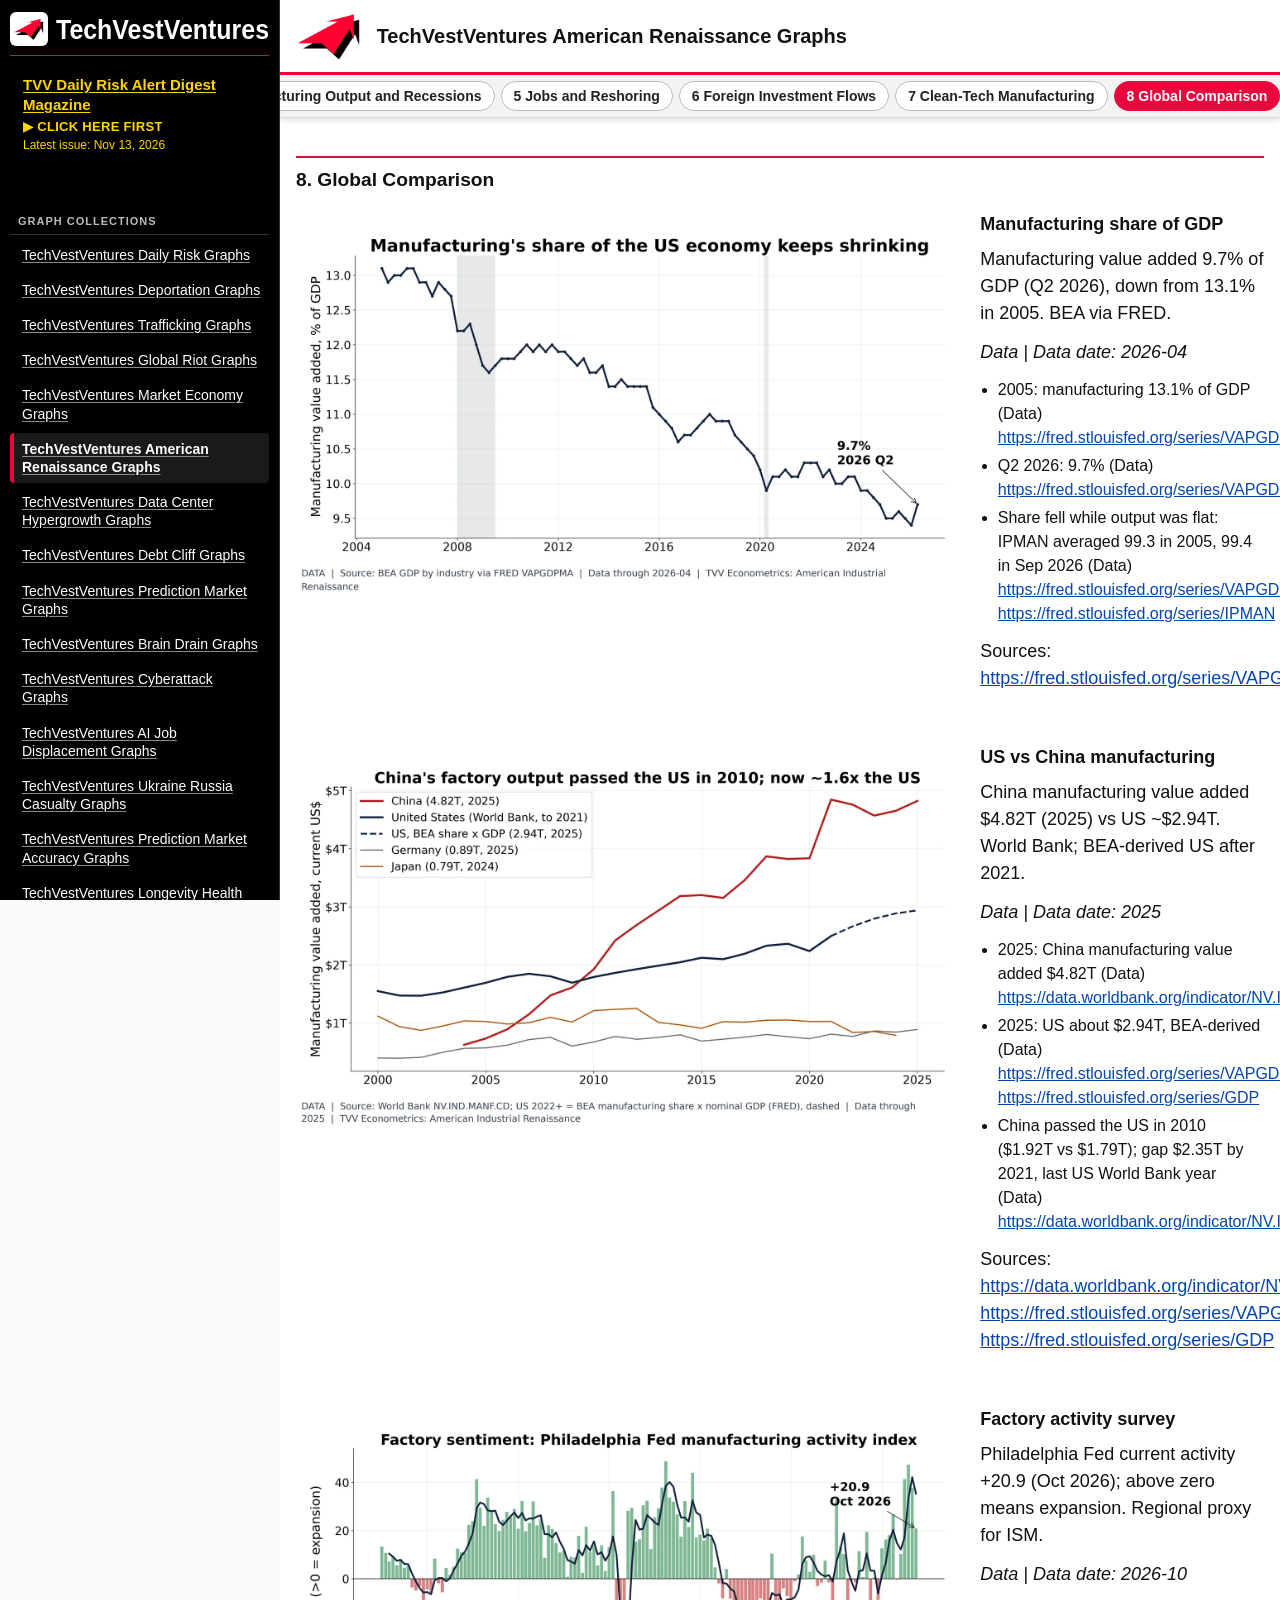
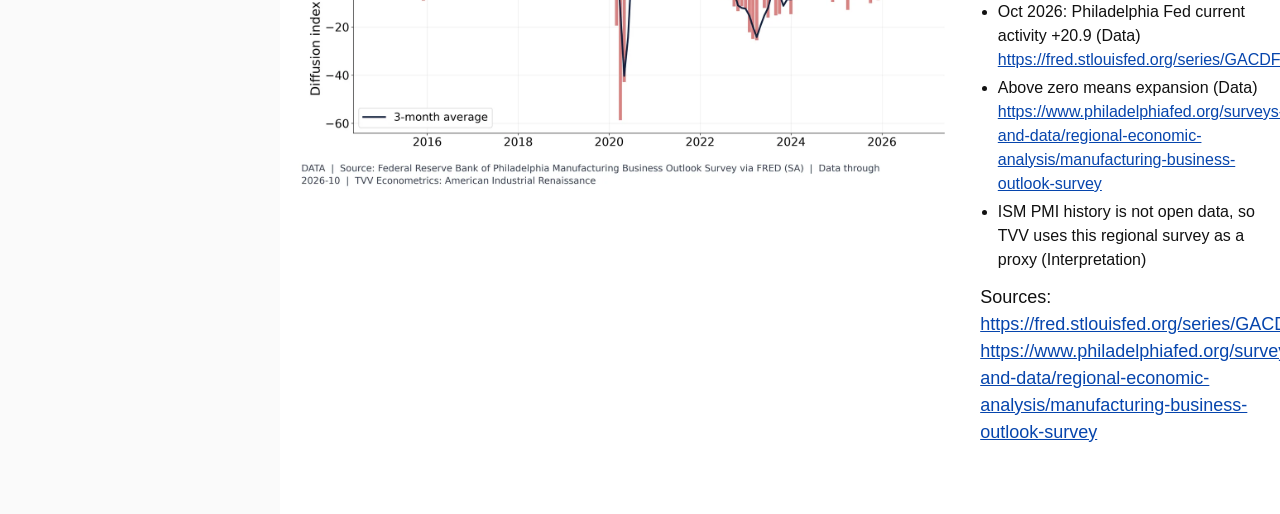
<file: issues/T8.html>
<!doctype html><html lang="en"><head><meta charset="utf-8"><meta name="viewport" content="width=device-width,initial-scale=1"><title>TechVestVentures American Renaissance Graphs — T8</title><link rel="icon" href="../assets/favicon.svg" type="image/svg+xml"><link rel="icon" href="../assets/favicon-32.png" sizes="32x32" type="image/png"><link rel="apple-touch-icon" href="../assets/apple-touch-icon.png"><link rel="stylesheet" href="../assets/style.css"><script>if(!/[?&]raw/.test(location.search))location.replace("../index.html#T8")</script></head><body><main id="issue"><h2 class="desk">8. Global Comparison</h2><figure class="g"><img src="img/20.webp" alt="Manufacturing share of GDP" loading="lazy"><figcaption><span class="t">Manufacturing share of GDP</span><p>Manufacturing value added 9.7% of GDP (Q2 2026), down from 13.1% in 2005. BEA via FRED.</p><p><i>Data | Data date: 2026-04</i></p><ul><li>2005: manufacturing 13.1% of GDP (Data) <a href="https://fred.stlouisfed.org/series/VAPGDPMA">https://fred.stlouisfed.org/series/VAPGDPMA</a></li><li>Q2 2026: 9.7% (Data) <a href="https://fred.stlouisfed.org/series/VAPGDPMA">https://fred.stlouisfed.org/series/VAPGDPMA</a></li><li>Share fell while output was flat: IPMAN averaged 99.3 in 2005, 99.4 in Sep 2026 (Data) <a href="https://fred.stlouisfed.org/series/VAPGDPMA">https://fred.stlouisfed.org/series/VAPGDPMA</a> <a href="https://fred.stlouisfed.org/series/IPMAN">https://fred.stlouisfed.org/series/IPMAN</a></li></ul><p>Sources: <a href="https://fred.stlouisfed.org/series/VAPGDPMA">https://fred.stlouisfed.org/series/VAPGDPMA</a></p></figcaption></figure>
<figure class="g"><img src="img/21.webp" alt="US vs China manufacturing" loading="lazy"><figcaption><span class="t">US vs China manufacturing</span><p>China manufacturing value added $4.82T (2025) vs US ~$2.94T. World Bank; BEA-derived US after 2021.</p><p><i>Data | Data date: 2025</i></p><ul><li>2025: China manufacturing value added $4.82T (Data) <a href="https://data.worldbank.org/indicator/NV.IND.MANF.CD">https://data.worldbank.org/indicator/NV.IND.MANF.CD</a></li><li>2025: US about $2.94T, BEA-derived (Data) <a href="https://fred.stlouisfed.org/series/VAPGDPMA">https://fred.stlouisfed.org/series/VAPGDPMA</a> <a href="https://fred.stlouisfed.org/series/GDP">https://fred.stlouisfed.org/series/GDP</a></li><li>China passed the US in 2010 ($1.92T vs $1.79T); gap $2.35T by 2021, last US World Bank year (Data) <a href="https://data.worldbank.org/indicator/NV.IND.MANF.CD">https://data.worldbank.org/indicator/NV.IND.MANF.CD</a></li></ul><p>Sources: <a href="https://data.worldbank.org/indicator/NV.IND.MANF.CD">https://data.worldbank.org/indicator/NV.IND.MANF.CD</a> <a href="https://fred.stlouisfed.org/series/VAPGDPMA">https://fred.stlouisfed.org/series/VAPGDPMA</a> <a href="https://fred.stlouisfed.org/series/GDP">https://fred.stlouisfed.org/series/GDP</a></p></figcaption></figure>
<figure class="g"><img src="img/23.webp" alt="Factory activity survey" loading="lazy"><figcaption><span class="t">Factory activity survey</span><p>Philadelphia Fed current activity +20.9 (Oct 2026); above zero means expansion. Regional proxy for ISM.</p><p><i>Data | Data date: 2026-10</i></p><ul><li>Oct 2026: Philadelphia Fed current activity +20.9 (Data) <a href="https://fred.stlouisfed.org/series/GACDFSA066MSFRBPHI">https://fred.stlouisfed.org/series/GACDFSA066MSFRBPHI</a></li><li>Above zero means expansion (Data) <a href="https://www.philadelphiafed.org/surveys-and-data/regional-economic-analysis/manufacturing-business-outlook-survey">https://www.philadelphiafed.org/surveys-and-data/regional-economic-analysis/manufacturing-business-outlook-survey</a></li><li>ISM PMI history is not open data, so TVV uses this regional survey as a proxy (Interpretation)</li></ul><p>Sources: <a href="https://fred.stlouisfed.org/series/GACDFSA066MSFRBPHI">https://fred.stlouisfed.org/series/GACDFSA066MSFRBPHI</a> <a href="https://www.philadelphiafed.org/surveys-and-data/regional-economic-analysis/manufacturing-business-outlook-survey">https://www.philadelphiafed.org/surveys-and-data/regional-economic-analysis/manufacturing-business-outlook-survey</a></p></figcaption></figure></main></body></html>
</file>
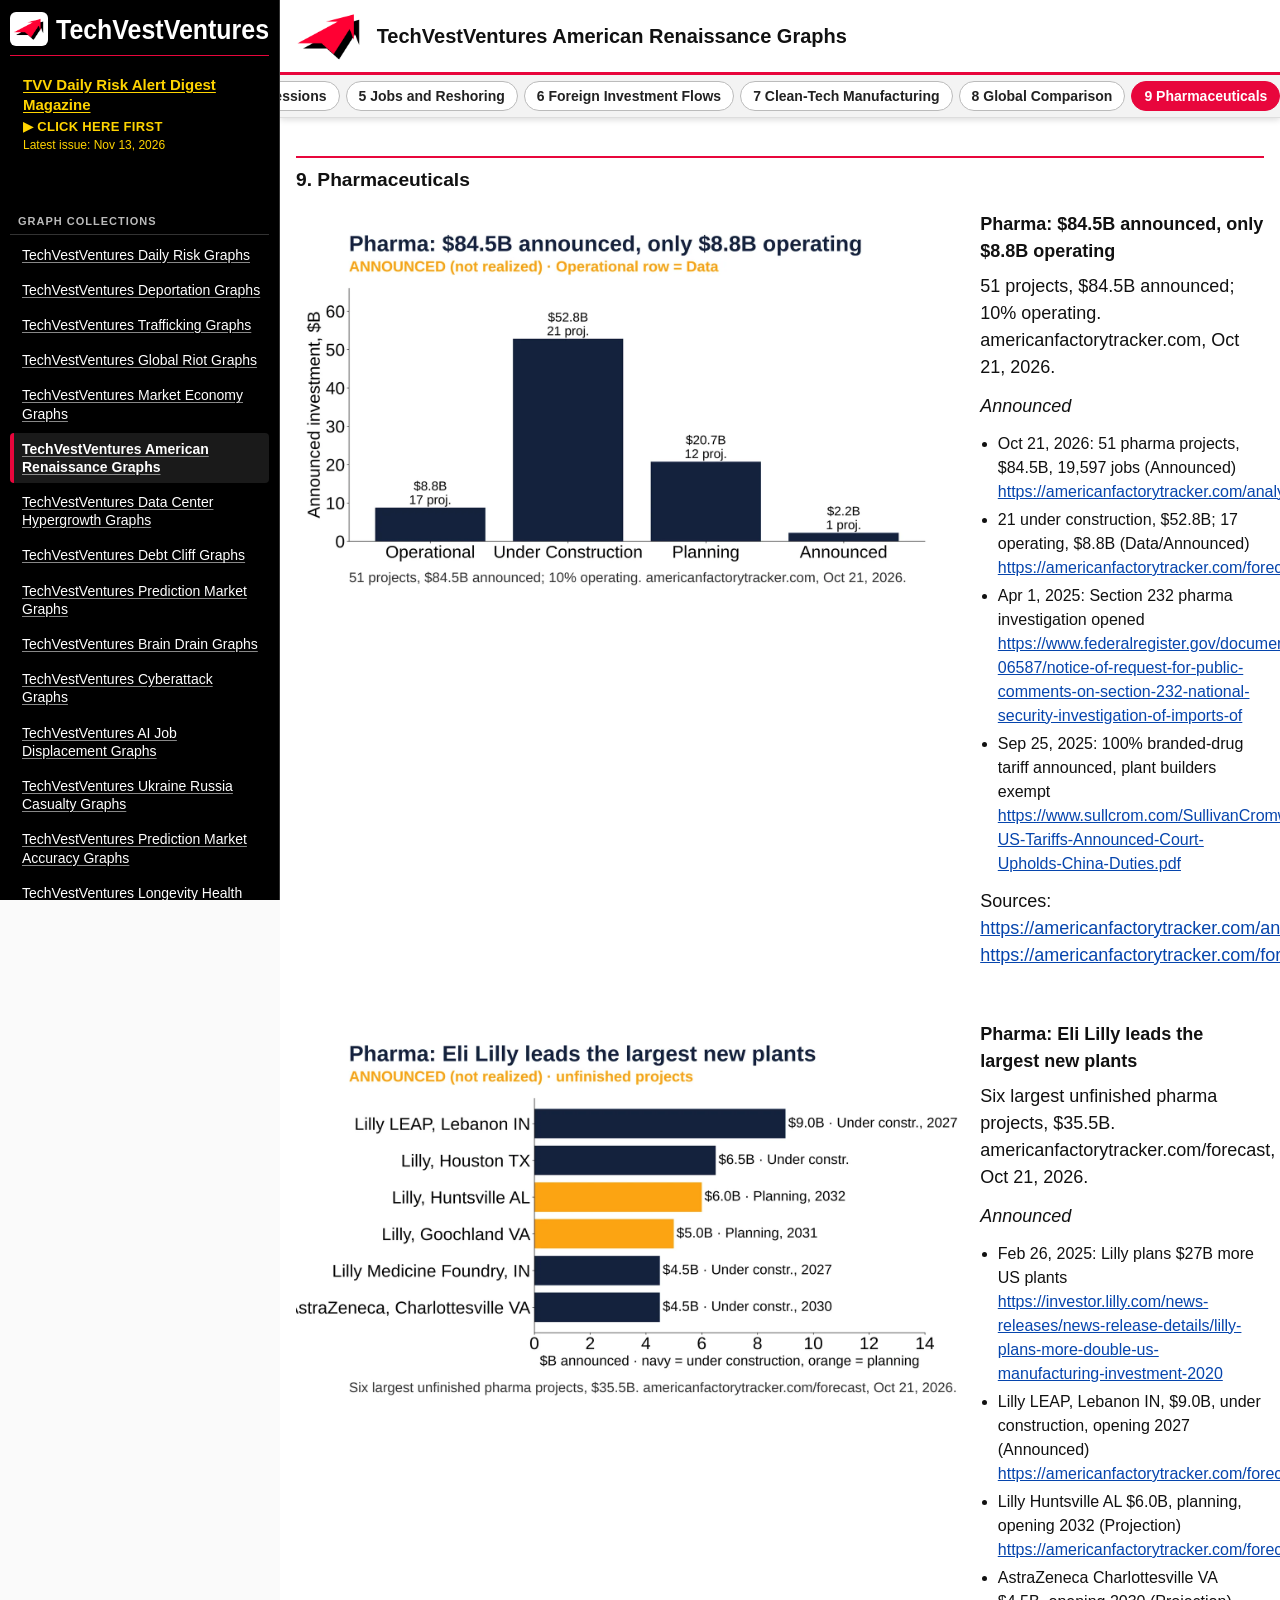
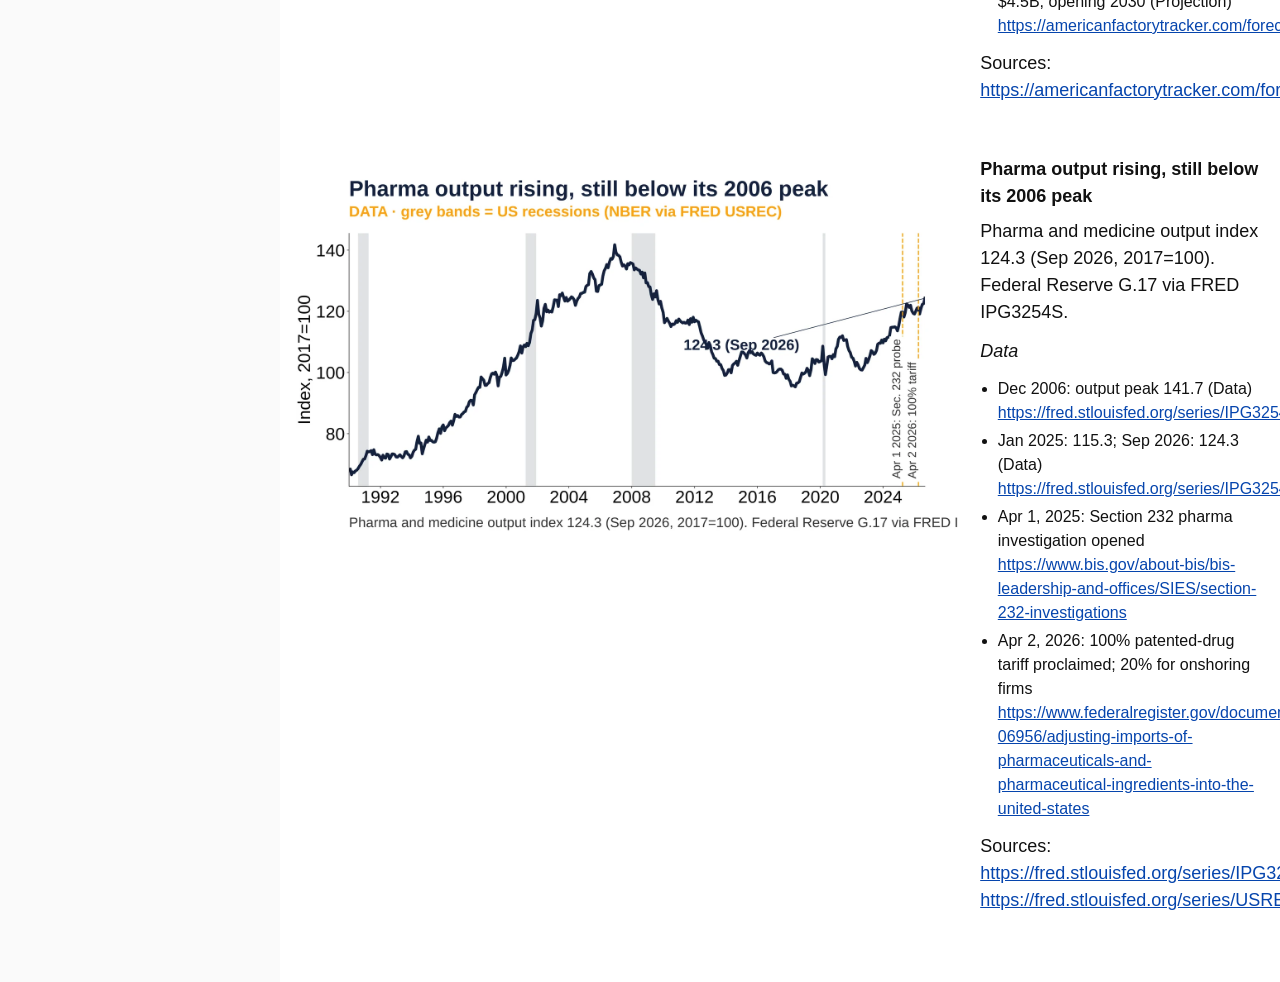
<file: issues/T9.html>
<!doctype html><html lang="en"><head><meta charset="utf-8"><meta name="viewport" content="width=device-width,initial-scale=1"><title>TechVestVentures American Renaissance Graphs — T9</title><link rel="icon" href="../assets/favicon.svg" type="image/svg+xml"><link rel="icon" href="../assets/favicon-32.png" sizes="32x32" type="image/png"><link rel="apple-touch-icon" href="../assets/apple-touch-icon.png"><link rel="stylesheet" href="../assets/style.css"><script>if(!/[?&]raw/.test(location.search))location.replace("../index.html#T9")</script></head><body><main id="issue"><h2 class="desk">9. Pharmaceuticals</h2><figure class="g"><img src="img/30.webp" alt="Pharma: $84.5B announced, only $8.8B operating" loading="lazy"><figcaption><span class="t">Pharma: $84.5B announced, only $8.8B operating</span><p>51 projects, $84.5B announced; 10% operating. americanfactorytracker.com, Oct 21, 2026.</p><p><i>Announced</i></p><ul><li>Oct 21, 2026: 51 pharma projects, $84.5B, 19,597 jobs (Announced) <a href="https://americanfactorytracker.com/analytics">https://americanfactorytracker.com/analytics</a></li><li>21 under construction, $52.8B; 17 operating, $8.8B (Data/Announced) <a href="https://americanfactorytracker.com/forecast">https://americanfactorytracker.com/forecast</a></li><li>Apr 1, 2025: Section 232 pharma investigation opened <a href="https://www.federalregister.gov/documents/2025/04/16/2025-06587/notice-of-request-for-public-comments-on-section-232-national-security-investigation-of-imports-of">https://www.federalregister.gov/documents/2025/04/16/2025-06587/notice-of-request-for-public-comments-on-section-232-national-security-investigation-of-imports-of</a></li><li>Sep 25, 2025: 100% branded-drug tariff announced, plant builders exempt <a href="https://www.sullcrom.com/SullivanCromwell/_Assets/PDFs/Memos/More-US-Tariffs-Announced-Court-Upholds-China-Duties.pdf">https://www.sullcrom.com/SullivanCromwell/_Assets/PDFs/Memos/More-US-Tariffs-Announced-Court-Upholds-China-Duties.pdf</a></li></ul><p>Sources: <a href="https://americanfactorytracker.com/analytics">https://americanfactorytracker.com/analytics</a> <a href="https://americanfactorytracker.com/forecast">https://americanfactorytracker.com/forecast</a></p></figcaption></figure>
<figure class="g"><img src="img/31.webp" alt="Pharma: Eli Lilly leads the largest new plants" loading="lazy"><figcaption><span class="t">Pharma: Eli Lilly leads the largest new plants</span><p>Six largest unfinished pharma projects, $35.5B. americanfactorytracker.com/forecast, Oct 21, 2026.</p><p><i>Announced</i></p><ul><li>Feb 26, 2025: Lilly plans $27B more US plants <a href="https://investor.lilly.com/news-releases/news-release-details/lilly-plans-more-double-us-manufacturing-investment-2020">https://investor.lilly.com/news-releases/news-release-details/lilly-plans-more-double-us-manufacturing-investment-2020</a></li><li>Lilly LEAP, Lebanon IN, $9.0B, under construction, opening 2027 (Announced) <a href="https://americanfactorytracker.com/forecast">https://americanfactorytracker.com/forecast</a></li><li>Lilly Huntsville AL $6.0B, planning, opening 2032 (Projection) <a href="https://americanfactorytracker.com/forecast">https://americanfactorytracker.com/forecast</a></li><li>AstraZeneca Charlottesville VA $4.5B, opening 2030 (Projection) <a href="https://americanfactorytracker.com/forecast">https://americanfactorytracker.com/forecast</a></li></ul><p>Sources: <a href="https://americanfactorytracker.com/forecast">https://americanfactorytracker.com/forecast</a></p></figcaption></figure>
<figure class="g"><img src="img/32.webp" alt="Pharma output rising, still below its 2006 peak" loading="lazy"><figcaption><span class="t">Pharma output rising, still below its 2006 peak</span><p>Pharma and medicine output index 124.3 (Sep 2026, 2017=100). Federal Reserve G.17 via FRED IPG3254S.</p><p><i>Data</i></p><ul><li>Dec 2006: output peak 141.7 (Data) <a href="https://fred.stlouisfed.org/series/IPG3254S">https://fred.stlouisfed.org/series/IPG3254S</a></li><li>Jan 2025: 115.3; Sep 2026: 124.3 (Data) <a href="https://fred.stlouisfed.org/series/IPG3254S">https://fred.stlouisfed.org/series/IPG3254S</a></li><li>Apr 1, 2025: Section 232 pharma investigation opened <a href="https://www.bis.gov/about-bis/bis-leadership-and-offices/SIES/section-232-investigations">https://www.bis.gov/about-bis/bis-leadership-and-offices/SIES/section-232-investigations</a></li><li>Apr 2, 2026: 100% patented-drug tariff proclaimed; 20% for onshoring firms <a href="https://www.federalregister.gov/documents/2026/04/09/2026-06956/adjusting-imports-of-pharmaceuticals-and-pharmaceutical-ingredients-into-the-united-states">https://www.federalregister.gov/documents/2026/04/09/2026-06956/adjusting-imports-of-pharmaceuticals-and-pharmaceutical-ingredients-into-the-united-states</a></li></ul><p>Sources: <a href="https://fred.stlouisfed.org/series/IPG3254S">https://fred.stlouisfed.org/series/IPG3254S</a> <a href="https://fred.stlouisfed.org/series/USREC">https://fred.stlouisfed.org/series/USREC</a></p></figcaption></figure></main></body></html>
</file>
<file: assets/style.css>
body{margin:0;font:16px/1.5 Arial,Helvetica,sans-serif;color:#111;background:#fafafa}
#top{position:sticky;top:0;z-index:9;background:#fff;box-shadow:0 2px 6px #0002}
header{border-bottom:3px solid #e8063c;display:flex;align-items:center;gap:14px;padding:8px 16px}
header img{height:56px}header h1{font-size:1.25rem;margin:0}
#tabs{display:flex;gap:6px;overflow-x:auto;white-space:nowrap;padding:6px 12px;background:#f3f3f3;border-bottom:1px solid #ddd;-webkit-overflow-scrolling:touch}
#tabs button{flex:0 0 auto;font:600 14px Arial,sans-serif;padding:6px 12px;border:1px solid #bbb;border-radius:16px;background:#fff;color:#222;cursor:pointer}
#tabs button[aria-selected=true]{background:#e8063c;border-color:#e8063c;color:#fff}
main{max-width:1040px;margin:0 auto;padding:16px;background:#fff}
main img{width:100%;max-width:1000px;height:auto;display:block;margin:14px auto}
a{color:#0645ad;text-decoration:underline}h2{border-top:2px solid #e8063c;padding-top:8px;margin-top:22px;font-size:1.2rem;font-weight:700;scroll-margin-top:130px}
main table{width:100%;border-collapse:collapse}main td{display:block;width:100%;padding:0}main td:empty{display:none}
ul.items{margin-left:24px;padding-left:1.1em}
.action-box{border:3px solid #e8063c;padding:10px 14px;margin:20px 0}ul.items li{margin:6px 0}
@media(max-width:600px){header img{height:40px}header h1{font-size:1rem}}
figure.g{margin:0 0 28px;padding:0}figure.g figcaption{font-size:15px;margin:4px 6px}figure.g .t{font-weight:700}
figure.g .s{font-size:14px;word-break:break-all}ul.src li{margin:4px 0;word-break:break-all}
figure.g{display:grid;grid-template-columns:minmax(0,7fr) minmax(260px,3fr);gap:22px;align-items:start;margin:0 0 40px}
figure.g img{width:100%;height:auto;max-width:none}
figure.g figcaption{font-size:18px;line-height:1.5;margin:0}figure.g figcaption p{margin:0 0 12px}
figure.g figcaption .t{font-weight:700;display:block;margin-bottom:8px}figure.g ul{margin:0 0 12px;padding-left:1.1em;font-size:16px}figure.g li{margin:4px 0}
@media(max-width:1100px){figure.g{grid-template-columns:1fr}}
#tvvnav{position:fixed;left:0;top:0;bottom:0;width:280px;box-sizing:border-box;padding:12px 10px;background:#000;color:#fff;border-right:1px solid #333;font-family:Arial,Helvetica,sans-serif;overflow-y:auto;z-index:20}
#tvvnav summary{list-style:none;cursor:default;display:flex;align-items:center;gap:8px;border-bottom:1px solid #e8063c;padding-bottom:9px;margin-bottom:10px}
#tvvnav summary::-webkit-details-marker{display:none}
#tvvnav .mark{flex:0 0 auto;width:38px;height:34px;background:#fff;border-radius:6px;display:flex;align-items:center;justify-content:center}
#tvvnav .mark img{width:32px;height:auto;display:block}
#tvvnav .word{flex:1 1 auto;min-width:0;height:32px;display:block}
#tvvnav a,#tvvnav span.soon{display:block;font-size:14px;padding:7px 8px;margin:3px 0;border-radius:4px;line-height:1.3;border-left:4px solid transparent}
#tvvnav a{color:#fff;text-decoration:underline;text-decoration-color:#888;text-underline-offset:2px}
#tvvnav a:hover,#tvvnav a:focus{background:#222;text-decoration-color:#fff}
#tvvnav a.cur{font-weight:700;border-left-color:#e8063c;background:#1a1a1a}
#tvvnav span.soon{color:#888;font-style:italic}
#tvvnav a.mag{background:#ffd400;color:#000;font-weight:700;font-size:15px;text-decoration:none;border-left:4px solid #ffd400;padding:9px 9px 8px;margin-bottom:10px}
#tvvnav a.mag:hover,#tvvnav a.mag:focus{background:#ffe766}
#tvvnav a.mag.cur{border-left-color:#e8063c}
#tvvnav a.mag .t{text-decoration:underline;text-underline-offset:2px}
#tvvnav a.mag .cta{display:block;margin-top:5px;font-size:13px;font-weight:700;text-transform:uppercase;letter-spacing:.3px}
#tvvnav a.mag .sub{display:block;font-size:12px;font-weight:400;margin-top:2px}
#tvvnav a.mag:not(.cur){background:transparent;color:#ffd400;border-left:4px solid transparent}
#tvvnav a.mag:not(.cur):hover,#tvvnav a.mag:not(.cur):focus{background:#1a1a1a}
#tvvnav .sp2{height:2.6em}#tvvnav .sp5{height:6.5em}
#tvvnav .grp{font-size:11px;font-weight:700;letter-spacing:1px;text-transform:uppercase;color:#bbb;padding:0 8px 4px;margin:0 0 4px;border-bottom:1px solid #333}
#tvvnav .grp.gold{color:#ffd400;border-bottom-color:#5a4b00}
#tvvnav a.ess{color:#ffd400;font-weight:700;text-decoration-color:#8a7300}
#tvvnav a.ess:hover,#tvvnav a.ess:focus{background:#1a1a1a;text-decoration-color:#ffd400}
#tvvnav a.ess.cur{background:#ffd400;color:#000;border-left-color:#e8063c;text-decoration:none}
body{padding-left:280px}
@media(max-width:900px){body{padding-left:0}#tvvnav{position:static;width:auto;border-right:0;border-bottom:2px solid #e8063c;padding:8px 12px}
#tvvnav summary{cursor:pointer;margin:0;border:0;padding:2px 0}#tvvnav .word{max-width:250px}
#tvvnav summary::after{content:"\2630";color:#fff;font-size:22px;margin-left:auto;padding-left:8px}}
</file>
